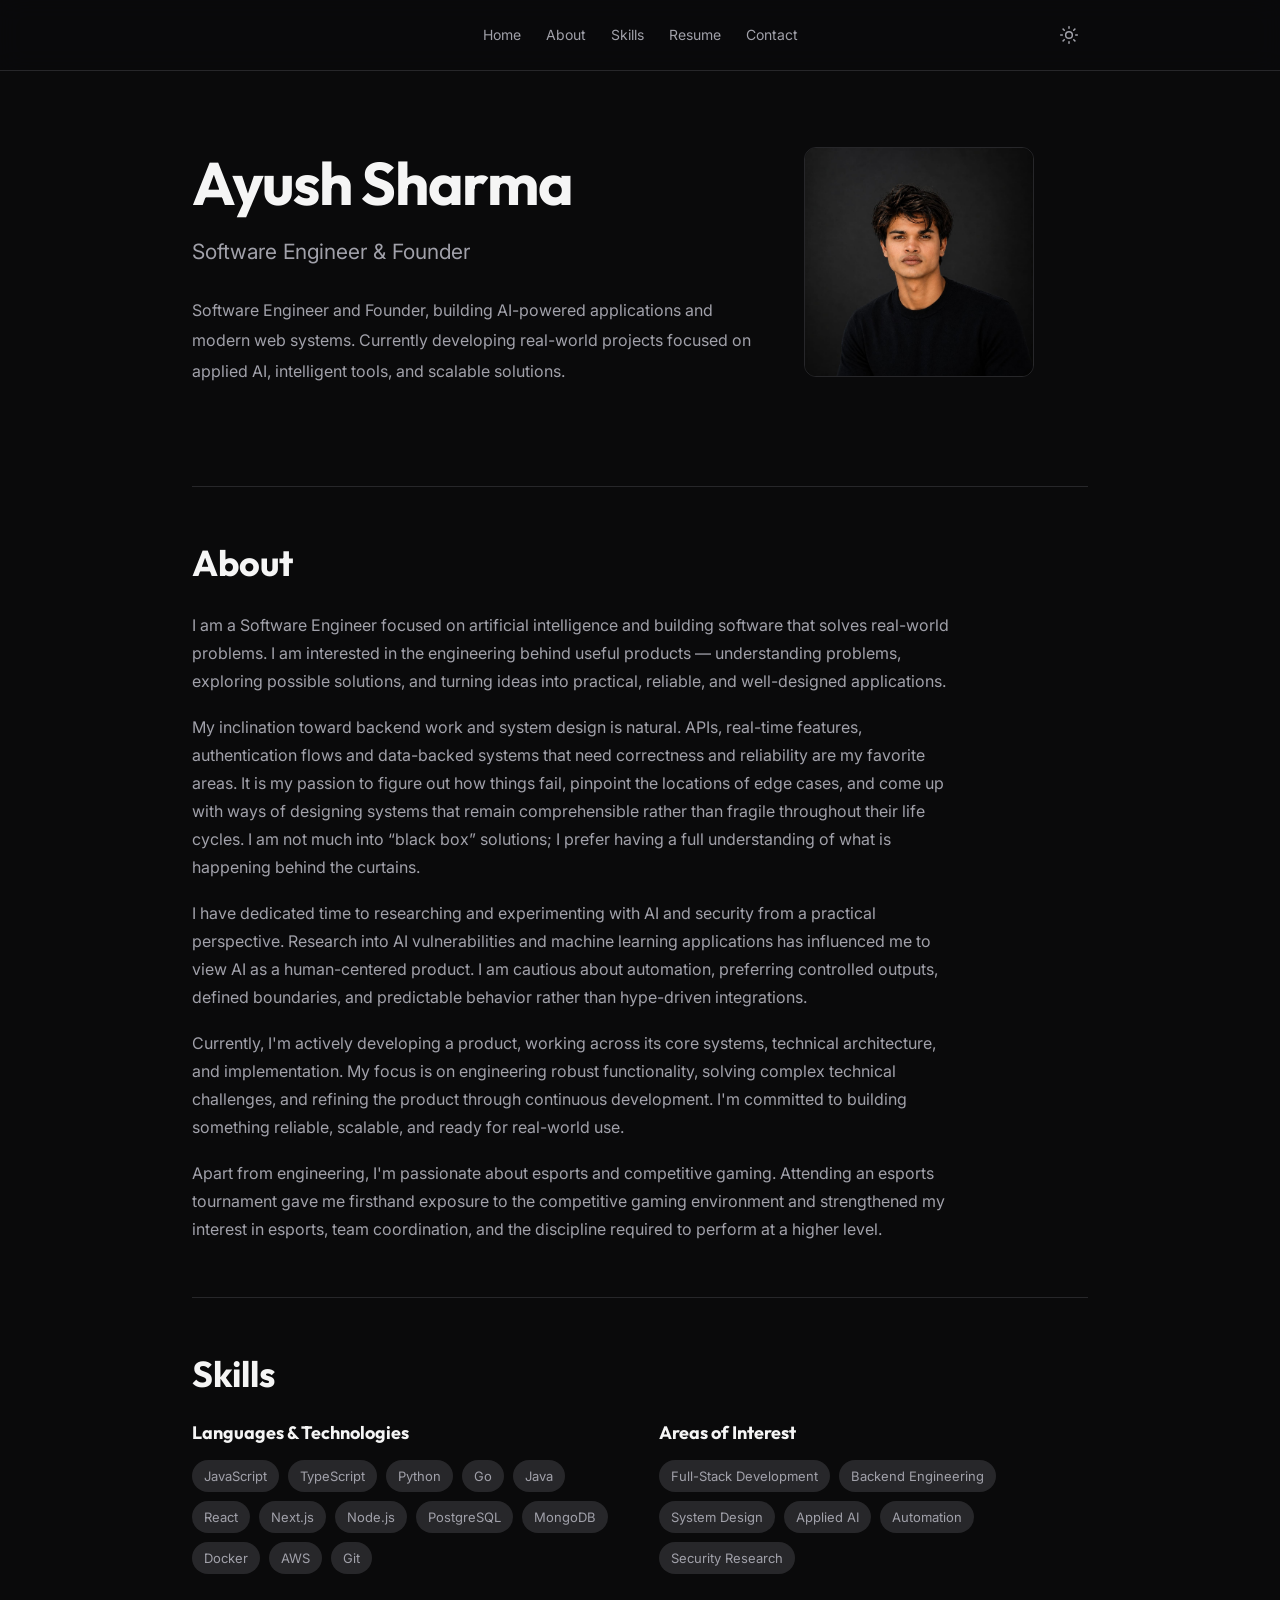
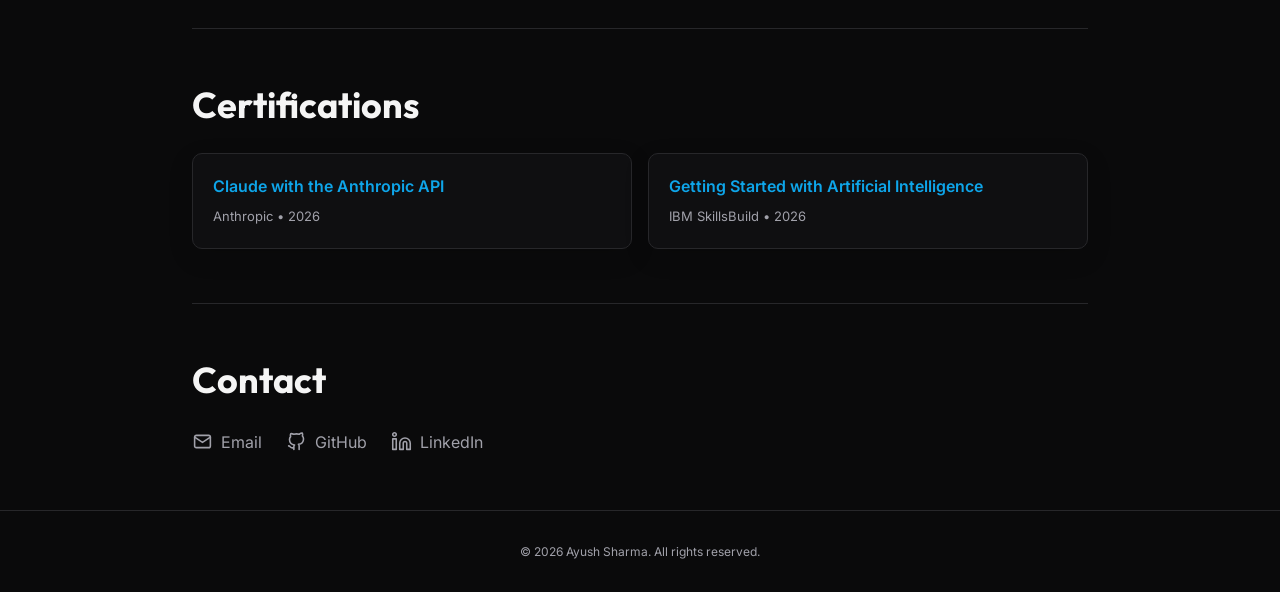
<file: index.html>
<!DOCTYPE html>
<html lang="en" data-theme="dark">
<head>
  <meta charset="UTF-8">
  <meta name="viewport" content="width=device-width, initial-scale=1">
  <title>Ayush Sharma — Software Engineer &amp; Founder</title>
  <meta name="description" content="Ayush Sharma is a software engineer focused on AI, full-stack development, backend systems, and building practical software products.">
  <meta name="author" content="Ayush Sharma">
  <meta name="robots" content="index, follow">
  <link rel="canonical" href="https://ayushsharma.onrender.com">
  <meta property="og:title" content="Ayush Sharma — Software Engineer &amp; Founder">
  <meta property="og:description" content="Software engineer focused on AI, full-stack development, backend systems, and practical software products.">
  <meta property="og:url" content="https://ayushsharma.onrender.com">
  <meta property="og:type" content="website">
  <meta name="twitter:card" content="summary_large_image">
  <link rel="icon" href="./ayush.jpeg">
  <link rel="preconnect" href="https://fonts.googleapis.com">
  <link rel="preconnect" href="https://fonts.gstatic.com" crossorigin>
  <link href="https://fonts.googleapis.com/css2?family=Inter:wght@400;500;600;700&family=Outfit:wght@600;700&display=swap" rel="stylesheet">

  <style>
    :root {
      color-scheme: dark;
      --bg: #0a0a0b;
      --surface: #0f0f11;
      --text: #f5f5f5;
      --muted: #a1a1aa;
      --line: #27272a;
      --pill: #27272a;
      --accent: #0ea5e9;
      --nav-bg: rgba(10, 10, 12, 0.82);
      --shadow: rgba(0, 0, 0, 0.15);
    }

    :root[data-theme="light"] {
      color-scheme: light;
      --bg: #ffffff;
      --surface: #ffffff;
      --text: #111113;
      --muted: #62626b;
      --line: #e4e4e7;
      --pill: #f0f0f2;
      --accent: #087fb5;
      --nav-bg: rgba(255, 255, 255, 0.86);
      --shadow: rgba(0, 0, 0, 0.04);
    }

    * {
      box-sizing: border-box;
    }

    html {
      scroll-behavior: smooth;
      scroll-padding-top: 92px;
    }

    body {
      margin: 0;
      background: var(--bg);
      color: var(--text);
      font-family: Inter, system-ui, sans-serif;
      font-size: 16px;
      line-height: 1.75;
      transition: background-color 0.3s ease, color 0.3s ease;
    }

    a {
      color: var(--accent);
      text-decoration: none;
    }

    a:hover {
      opacity: 0.82;
    }

    button {
      font: inherit;
    }

    button:focus-visible,
    a:focus-visible {
      outline: 2px solid var(--accent);
      outline-offset: 4px;
    }

    .site-shell {
      min-height: 100vh;
      display: flex;
      flex-direction: column;
    }

    .container {
      width: min(100% - 48px, 896px);
      margin-inline: auto;
    }

    .navbar {
      position: sticky;
      top: 0;
      z-index: 50;
      background: var(--nav-bg);
      backdrop-filter: blur(12px);
      -webkit-backdrop-filter: blur(12px);
      border-bottom: 1px solid var(--line);
      transition: background-color 0.3s ease, border-color 0.3s ease;
    }

    .nav-inner {
  position: relative;
  width: min(100% - 48px, 896px);
  min-height: 70px;
  margin-inline: auto;
  display: flex;
  align-items: center;
  justify-content: space-between;
  gap: 24px;
}
    .brand {
      color: var(--text);
      font-family: Outfit, Inter, sans-serif;
      font-size: 20px;
      font-weight: 700;
      white-space: nowrap;
    }

     .nav-actions {
  display: flex;
  align-items: center;
  gap: 12px;
  margin-left: auto;
  position: relative;
  z-index: 2;
}

    .nav-links {
  position: absolute;
  left: 50%;
  transform: translateX(-50%);
  display: flex;
  align-items: center;
  gap: 25px;
  white-space: nowrap;
}

    .nav-links a {
      color: var(--muted);
      font-size: 14px;
      transition: color 0.2s ease;
    }

    .nav-links a:hover {
      color: var(--text);
    }

    .icon-button {
      display: inline-flex;
      align-items: center;
      justify-content: center;
      width: 38px;
      height: 38px;
      padding: 8px;
      color: var(--muted);
      background: transparent;
      border: 0;
      border-radius: 8px;
      cursor: pointer;
      transition: color 0.2s ease, background 0.2s ease;
    }

    .icon-button:hover {
      color: var(--text);
      background: var(--pill);
    }

    .icon-button svg {
  display: block;
  width: 20px;
  height: 20px;
  fill: none;
  stroke: currentColor;
  stroke-width: 1.8;
  stroke-linecap: round;
  stroke-linejoin: round;
  flex-shrink: 0;
}

    .menu-toggle {
      display: none;
    }

    .mobile-nav {
      display: none;
    }

    main {
      flex: 1;
    }

    section {
      scroll-margin-top: 90px;
    }

    .hero {
      display: grid;
      grid-template-columns: minmax(0, 2fr) minmax(180px, 1fr);
      gap: 44px;
      align-items: start;
      padding: 76px 0 84px;
    }

    h1,
    h2,
    h3 {
      font-family: Outfit, Inter, sans-serif;
      line-height: 1.22;
    }

    h1 {
      margin: 0;
      font-size: clamp(40px, 6.5vw, 60px);
      letter-spacing: -1.3px;
      font-weight: 700;
    }

    .role {
      margin: 14px 0 24px;
      color: var(--muted);
      font-size: 21px;
    }

    .hero-copy {
      max-width: 620px;
      color: var(--muted);
      line-height: 1.9;
    }

    .hero-image img {
      display: block;
      width: 100%;
      max-width: 230px;
      aspect-ratio: 1;
      object-fit: cover;
      border-radius: 12px;
      border: 1px solid var(--line);
      background: var(--pill);
    }

    .section {
      padding: 54px 0;
      border-top: 1px solid var(--line);
      transition: border-color 0.3s ease;
    }

    .section-title {
      margin: 0 0 26px;
      font-size: clamp(28px, 4vw, 36px);
    }

    .section-content {
      max-width: 760px;
      color: var(--muted);
    }

    .section-content p {
      margin: 0 0 18px;
    }

    .section-content p:last-child {
      margin-bottom: 0;
    }

    .skills-grid {
      display: grid;
      grid-template-columns: 1fr 1fr;
      gap: 38px;
    }

    .skill-group h3 {
      margin: 0 0 16px;
      font-size: 18px;
    }

    .pills {
      display: flex;
      flex-wrap: wrap;
      gap: 9px;
    }

    .pills span {
      display: inline-block;
      padding: 5px 12px;
      border-radius: 999px;
      background: var(--pill);
      color: var(--muted);
      font-size: 13px;
      line-height: 1.7;
      transition: background-color 0.3s ease, color 0.3s ease;
    }

    .card-grid {
      display: grid;
      grid-template-columns: repeat(2, minmax(0, 1fr));
      gap: 16px;
    }

    .card {
      display: block;
      min-width: 0;
      padding: 20px;
      background: var(--surface);
      border: 1px solid var(--line);
      border-radius: 10px;
      box-shadow: 0 8px 24px var(--shadow);
      transition: border-color 0.2s ease, background-color 0.3s ease, transform 0.2s ease;
    }

    .card:hover {
      border-color: var(--accent);
      transform: translateY(-2px);
    }

    .card-title {
      display: block;
      color: var(--accent);
      font-weight: 600;
      line-height: 1.5;
    }

    .card-meta {
      display: block;
      margin-top: 7px;
      color: var(--muted);
      font-size: 13px;
    }

    .contact-links {
      display: flex;
      gap: 24px;
      align-items: center;
      flex-wrap: wrap;
    }

    .contact-links a {
      display: inline-flex;
      align-items: center;
      gap: 8px;
      color: var(--muted);
    }

    .contact-links a:hover {
      color: var(--accent);
    }

    .contact-links svg {
      width: 21px;
      height: 21px;
      fill: none;
      stroke: currentColor;
      stroke-width: 1.8;
      stroke-linecap: round;
      stroke-linejoin: round;
    }

    .footer {
      margin-top: auto;
      padding: 30px 24px;
      border-top: 1px solid var(--line);
      text-align: center;
    }

    .footer p {
      color: var(--muted);
      font-size: 12px;
      margin: 0;
    }

    @media (max-width: 760px) {
      .container,
      .nav-inner {
        width: min(100% - 36px, 896px);
      }

      .nav-inner {
        min-height: 64px;
      }

      .nav-links {
        display: none;
      }

      .menu-toggle {
        display: inline-flex;
      }

      .mobile-nav {
        display: none;
        padding: 8px 18px 18px;
        background: var(--nav-bg);
        border-top: 1px solid var(--line);
      }

      .mobile-nav.open {
        display: flex;
        flex-direction: column;
      }

      .mobile-nav a {
        padding: 10px 0;
        color: var(--muted);
      }

      .hero {
        grid-template-columns: 1fr;
        gap: 26px;
        padding: 48px 0 56px;
      }

      .hero-image {
        order: -1;
      }

      .hero-image img {
        max-width: 180px;
      }

      .section {
        padding: 42px 0;
      }

      .skills-grid {
        grid-template-columns: 1fr;
        gap: 30px;
      }

      .card-grid {
        grid-template-columns: 1fr;
      }
    }

    @media (prefers-reduced-motion: reduce) {
      *,
      *::before,
      *::after {
        scroll-behavior: auto !important;
        transition-duration: 0.01ms !important;
      }
    }
  </style>
</head>

<body>
  <div class="site-shell">

    <header class="navbar">
      <div class="nav-inner">

    

        <nav class="nav-links" aria-label="Main navigation">
          <a href="#home">Home</a>
          <a href="#about">About</a>
          <a href="#skills">Skills</a>
          <a href="./resume.html">Resume</a>
          <a href="#contact">Contact</a>
        </nav>

        <div class="nav-actions">
          <button
            id="themeToggle"
            class="icon-button"
            type="button"
            aria-label="Switch to light theme"
            title="Switch theme"
          >
            <svg viewBox="0 0 24 24" aria-hidden="true">
              <circle cx="12" cy="12" r="4"></circle>
              <path d="M12 2v2M12 20v2M4.93 4.93l1.41 1.41M17.66 17.66l1.41 1.41M2 12h2M20 12h2M6.34 17.66l-1.41 1.41M19.07 4.93l-1.41 1.41"></path>
            </svg>
          </button>

          <button
            id="menuToggle"
            class="icon-button menu-toggle"
            type="button"
            aria-label="Open menu"
            aria-expanded="false"
          >
            <svg viewBox="0 0 24 24" aria-hidden="true">
              <path d="M4 6h16M4 12h16M4 18h16"></path>
            </svg>
          </button>
        </div>

      </div>

      <nav id="mobileNav" class="mobile-nav" aria-label="Mobile navigation">
        <a href="#home">Home</a>
        <a href="#about">About</a>
        <a href="#skills">Skills</a>
        <a href="./resume.html">Resume</a>
        <a href="#contact">Contact</a>
      </nav>
    </header>

    <main class="container">

      <section id="home" class="hero">
        <div>
          <h1>Ayush Sharma</h1>

          <p class="role">Software Engineer &amp; Founder</p>

          <p class="hero-copy">
            Software Engineer and Founder, building AI-powered applications
            and modern web systems. Currently developing real-world projects
            focused on applied AI, intelligent tools, and scalable solutions.
          </p>
        </div>

        <div class="hero-image">
          <img
            src="./ayush.jpeg"
            alt="Ayush Sharma"
            width="230"
            height="230"
            fetchpriority="high"
          >
        </div>
      </section>

      <section id="about" class="section">
        <h2 class="section-title">About</h2>

        <div class="section-content">
          <p>
            I am a Software Engineer focused on artificial intelligence and
            building software that solves real-world problems. I am interested
            in the engineering behind useful products — understanding problems,
            exploring possible solutions, and turning ideas into practical,
            reliable, and well-designed applications.
          </p>

          <p>
            My inclination toward backend work and system design is natural.
            APIs, real-time features, authentication flows and data-backed
            systems that need correctness and reliability are my favorite
            areas. It is my passion to figure out how things fail, pinpoint
            the locations of edge cases, and come up with ways of designing
            systems that remain comprehensible rather than fragile throughout
            their life cycles. I am not much into “black box” solutions; I
            prefer having a full understanding of what is happening behind
            the curtains.
          </p>

          <p>
            I have dedicated time to researching and experimenting with AI and
            security from a practical perspective. Research into AI
            vulnerabilities and machine learning applications has influenced
            me to view AI as a human-centered product. I am cautious about
            automation, preferring controlled outputs, defined boundaries,
            and predictable behavior rather than hype-driven integrations.
          </p>

          <p>
            Currently, I'm actively developing a product, working across its
            core systems, technical architecture, and implementation. My focus
            is on engineering robust functionality, solving complex technical
            challenges, and refining the product through continuous
            development. I'm committed to building something reliable,
            scalable, and ready for real-world use.
          </p>

          <p>
            Apart from engineering, I'm passionate about esports and
            competitive gaming. Attending an esports tournament gave me
            firsthand exposure to the competitive gaming environment and
            strengthened my interest in esports, team coordination, and the
            discipline required to perform at a higher level.
          </p>
        </div>
      </section>

      <section id="skills" class="section">
        <h2 class="section-title">Skills</h2>

        <div class="skills-grid">

          <div class="skill-group">
            <h3>Languages &amp; Technologies</h3>

            <div class="pills">
              <span>JavaScript</span>
              <span>TypeScript</span>
              <span>Python</span>
              <span>Go</span>
              <span>Java</span>
              <span>React</span>
              <span>Next.js</span>
              <span>Node.js</span>
              <span>PostgreSQL</span>
              <span>MongoDB</span>
              <span>Docker</span>
              <span>AWS</span>
              <span>Git</span>
            </div>
          </div>

          <div class="skill-group">
            <h3>Areas of Interest</h3>

            <div class="pills">
              <span>Full-Stack Development</span>
              <span>Backend Engineering</span>
              <span>System Design</span>
              <span>Applied AI</span>
              <span>Automation</span>
              <span>Security Research</span>
            </div>
          </div>

        </div>
      </section>

      <section id="certifications" class="section">
        <h2 class="section-title">Certifications</h2>

        <div class="card-grid">

          <a
            class="card"
            href="https://verify.skilljar.com/c/qejtxto64dzr"
            target="_blank"
            rel="noopener noreferrer"
          >
            <span class="card-title">Claude with the Anthropic API</span>
            <span class="card-meta">Anthropic • 2026</span>
          </a>

          <a
            class="card"
            href="https://www.credly.com/badges/496c2dcd-6a9b-4b9a-bc76-558f5fb11370"
            target="_blank"
            rel="noopener noreferrer"
          >
            <span class="card-title">
              Getting Started with Artificial Intelligence
            </span>
            <span class="card-meta">IBM SkillsBuild • 2026</span>
          </a>

        </div>
      </section>

      <section id="contact" class="section">
        <h2 class="section-title">Contact</h2>

        <div class="contact-links">

          <a href="mailto:ayusharma.me@gmail.com" aria-label="Email">
            <svg viewBox="0 0 24 24" aria-hidden="true">
              <rect x="3" y="5" width="18" height="14" rx="2"></rect>
              <path d="m3 7 9 6 9-6"></path>
            </svg>
            Email
          </a>

          <a
            href="https://github.com/ayusharmax"
            target="_blank"
            rel="noopener noreferrer"
            aria-label="GitHub"
          >
            <svg viewBox="0 0 24 24" aria-hidden="true">
              <path d="M9 19c-4 1.5-4-2-6-2m12 4v-3.5a3 3 0 0 0-.8-2.3c2.8-.3 5.8-1.4 5.8-6.2a4.8 4.8 0 0 0-1.3-3.3 4.5 4.5 0 0 0-.1-3.3s-1.1-.3-3.5 1.3a12 12 0 0 0-6.2 0C6.5 2.8 5.4 3.1 5.4 3.1a4.5 4.5 0 0 0-.1 3.3A4.8 4.8 0 0 0 4 9.7c0 4.8 3 5.9 5.8 6.2a3 3 0 0 0-.8 2.3V21"></path>
            </svg>
            GitHub
          </a>

          <a
            href="https://linkedin.com/in/ayusharma13"
            target="_blank"
            rel="noopener noreferrer"
            aria-label="LinkedIn"
          >
            <svg viewBox="0 0 24 24" aria-hidden="true">
              <path d="M16 8a6 6 0 0 1 6 6v7h-4v-7a2 2 0 0 0-4 0v7h-4v-7a6 6 0 0 1 6-6z"></path>
              <rect x="2" y="9" width="4" height="12"></rect>
              <circle cx="4" cy="4" r="2"></circle>
            </svg>
            LinkedIn
          </a>

        </div>
      </section>

    </main>

    <footer class="footer">
      <p>© 2026 Ayush Sharma. All rights reserved.</p>
    </footer>

  </div>

  <script>
    (() => {
      const root = document.documentElement;
      const themeButton = document.getElementById("themeToggle");
      const menuButton = document.getElementById("menuToggle");
      const mobileNav = document.getElementById("mobileNav");

      const sunIcon = `
  <svg viewBox="0 0 24 24" aria-hidden="true">
    <circle cx="12" cy="12" r="4"></circle>
    <path d="M12 2v2"></path>
    <path d="M12 20v2"></path>
    <path d="m4.93 4.93 1.41 1.41"></path>
    <path d="m17.66 17.66 1.41 1.41"></path>
    <path d="M2 12h2"></path>
    <path d="M20 12h2"></path>
    <path d="m6.34 17.66-1.41 1.41"></path>
    <path d="m19.07 4.93-1.41 1.41"></path>
  </svg>
`;

const moonIcon = `
  <svg viewBox="0 0 24 24" aria-hidden="true">
    <path d="M20.985 12.486a9 9 0 1 1-9.473-9.472c.405-.022.617.463.402.807a6.5 6.5 0 0 0 8.268 8.268c.344-.215.829-.003.803.397Z"></path>
  </svg>
`;
      function setTheme(theme) {
        root.dataset.theme = theme;

        const isDark = theme === "dark";

        if (themeButton) {
          themeButton.innerHTML = isDark ? sunIcon : moonIcon;

          themeButton.setAttribute(
            "aria-label",
            isDark ? "Switch to light theme" : "Switch to dark theme"
          );

          themeButton.title = isDark
            ? "Switch to light theme"
            : "Switch to dark theme";
        }

        try {
          localStorage.setItem("theme", theme);
        } catch (error) {
          // Storage may be unavailable.
        }
      }

      let savedTheme = "dark";

      try {
        savedTheme = localStorage.getItem("theme") || "dark";
      } catch (error) {
        // Keep the default theme.
      }

      setTheme(savedTheme === "light" ? "light" : "dark");

      if (themeButton) {
        themeButton.addEventListener("click", () => {
          const nextTheme =
            root.dataset.theme === "dark" ? "light" : "dark";

          setTheme(nextTheme);
        });
      }

      if (menuButton && mobileNav) {
        menuButton.addEventListener("click", () => {
          const isOpen = mobileNav.classList.toggle("open");

          menuButton.setAttribute("aria-expanded", String(isOpen));

          menuButton.setAttribute(
            "aria-label",
            isOpen ? "Close menu" : "Open menu"
          );

          menuButton.innerHTML = isOpen
            ? `
              <svg viewBox="0 0 24 24" aria-hidden="true">
                <path d="M18 6 6 18M6 6l12 12"></path>
              </svg>
            `
            : `
              <svg viewBox="0 0 24 24" aria-hidden="true">
                <path d="M4 6h16M4 12h16M4 18h16"></path>
              </svg>
            `;
        });

        mobileNav.querySelectorAll("a").forEach(link => {
          link.addEventListener("click", () => {
            mobileNav.classList.remove("open");

            menuButton.setAttribute("aria-expanded", "false");
            menuButton.setAttribute("aria-label", "Open menu");

            menuButton.innerHTML = `
              <svg viewBox="0 0 24 24" aria-hidden="true">
                <path d="M4 6h16M4 12h16M4 18h16"></path>
              </svg>
            `;
          });
        });
      }

      // Scroll to the correct section when opening index.html#section.
      function scrollToHash() {
        if (!window.location.hash) {
          return;
        }

        const id = decodeURIComponent(
          window.location.hash.slice(1)
        );

        const target = document.getElementById(id);

        if (!target) {
          return;
        }

        if (
          window.matchMedia(
            "(prefers-reduced-motion: reduce)"
          ).matches
        ) {
          target.scrollIntoView();
        } else {
          target.scrollIntoView({
            behavior: "smooth",
            block: "start"
          });
        }
      }

      if (document.readyState === "complete") {
        requestAnimationFrame(scrollToHash);
      } else {
        window.addEventListener(
          "load",
          () => requestAnimationFrame(scrollToHash),
          { once: true }
        );
      }
    })();
  </script>
</body>
</html>
</file>
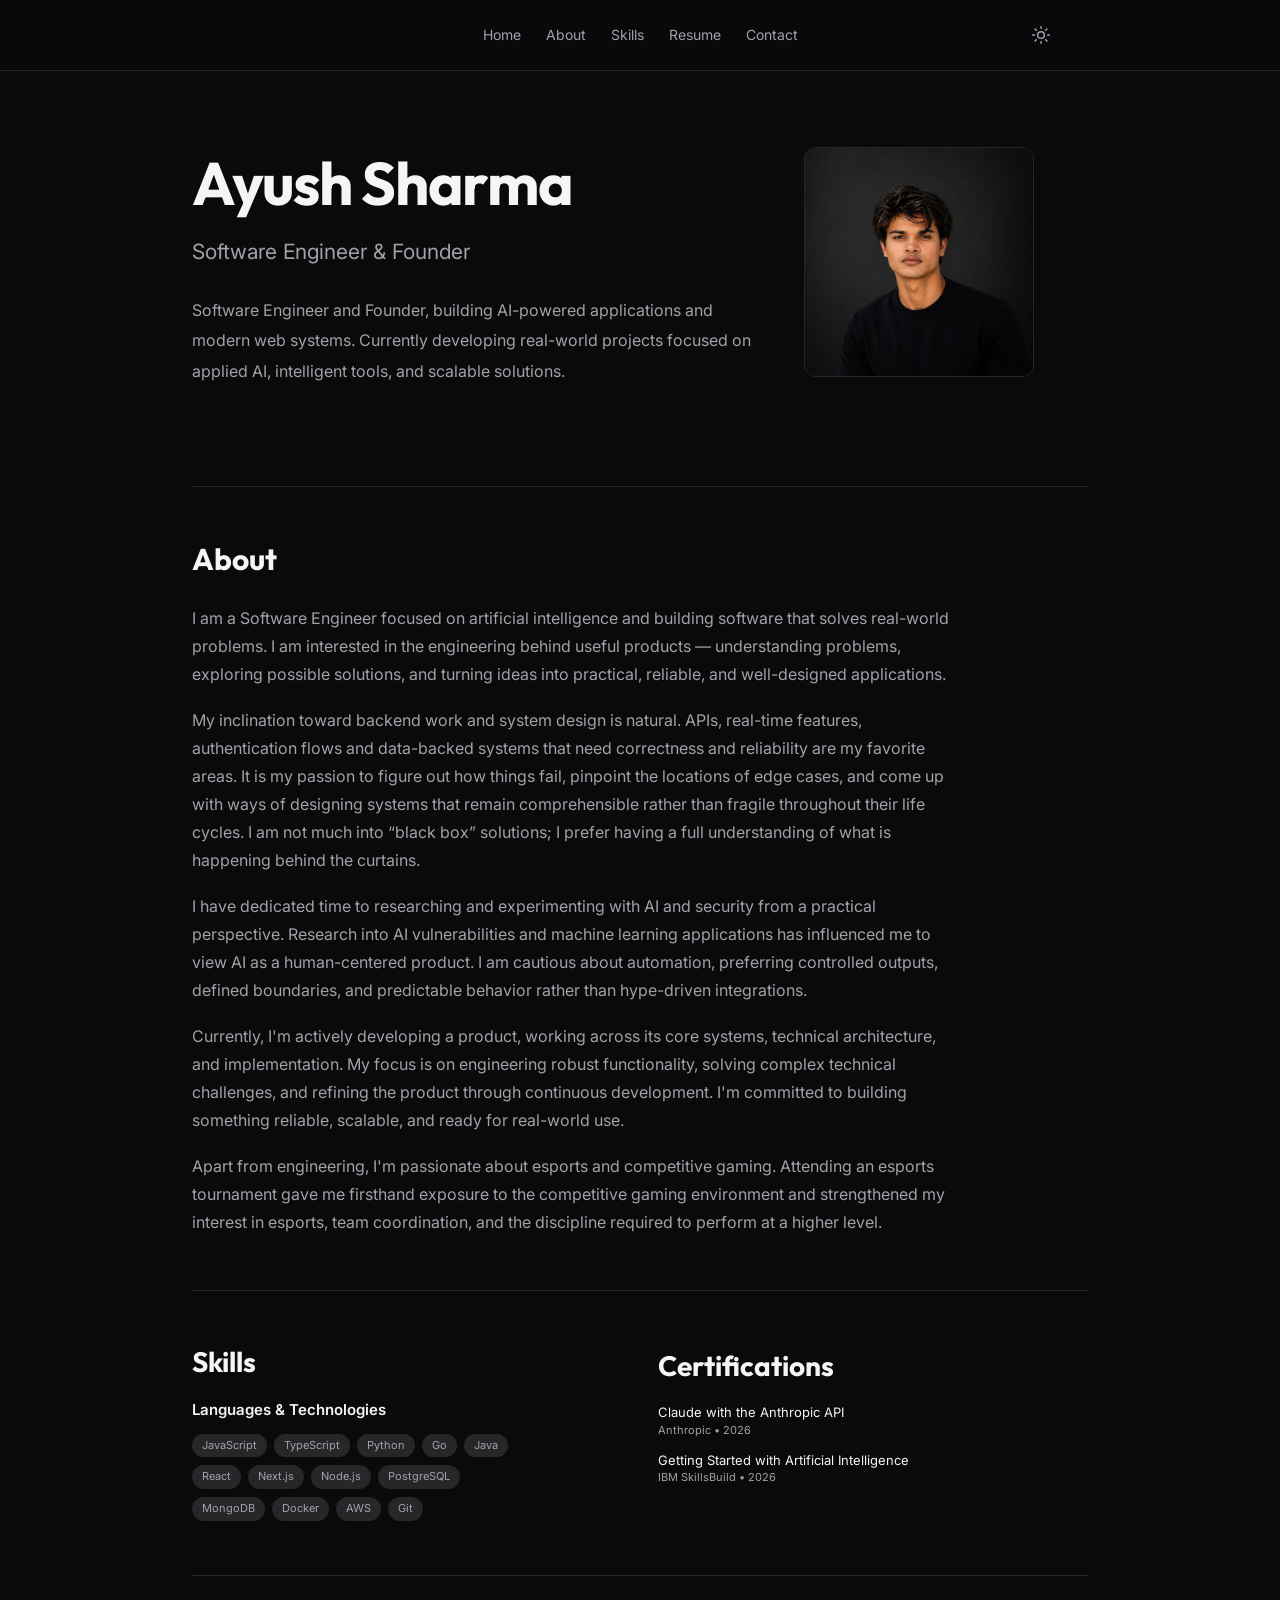
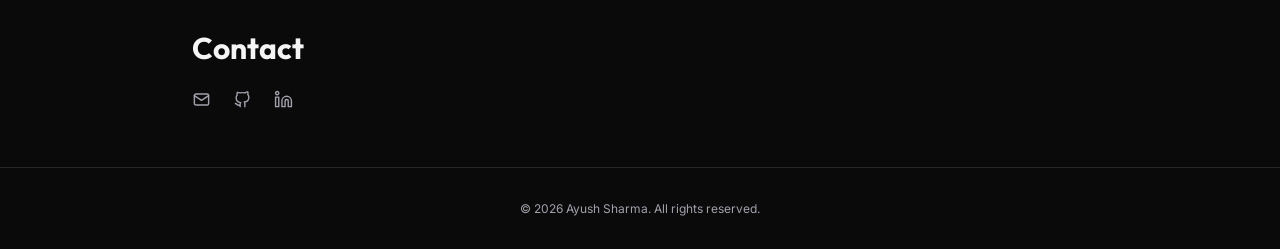
<file: static/index.html>
<!DOCTYPE html>
<html lang="en" data-theme="dark">
<head>
  <meta charset="UTF-8">
  <meta name="viewport" content="width=device-width, initial-scale=1">
  <meta name="google-site-verification" content="Hxu9A2tDLHQO7ShY0NNw7ZCrBSUEsT-PbIuFdAAj6Pg" />
  
  <title>Ayush Sharma - Software Engineer &amp; Founder | AI Researcher & Developer</title>

  <meta name="description" content="Ayush Sharma is a software engineer focused on AI, full-stack development, backend systems, and building practical software products.">
  <meta name="author" content="Ayush Sharma">
  <meta name="robots" content="index, follow">

  <link rel="canonical" href="https://ayushsharma.onrender.com">
  <link rel="icon" href="/static/ayush.jpeg">

  <meta property="og:title" content="Ayush Sharma — Software Engineer &amp; Founder">
  <meta property="og:description" content="Software engineer focused on AI, full-stack development, backend systems, and practical software products.">
  <meta property="og:url" content="https://ayushsharma.onrender.com">
  <meta property="og:type" content="website">
  <meta name="twitter:card" content="summary_large_image">

  <link rel="preconnect" href="https://fonts.googleapis.com">
  <link rel="preconnect" href="https://fonts.gstatic.com" crossorigin>
  <link href="https://fonts.googleapis.com/css2?family=Inter:wght@400;500;600;700&family=Outfit:wght@600;700&display=swap" rel="stylesheet">

  <style>
    :root {
      color-scheme: dark;
      --bg: #0a0a0b;
      --surface: #0f0f11;
      --text: #f5f5f5;
      --muted: #a1a1aa;
      --line: #27272a;
      --pill: #27272a;
      --accent: #0ea5e9;
      --nav-bg: rgba(10, 10, 12, 0.82);
    }

    :root[data-theme="light"] {
      color-scheme: light;
      --bg: #ffffff;
      --surface: #ffffff;
      --text: #111113;
      --muted: #62626b;
      --line: #e4e4e7;
      --pill: #f0f0f2;
      --accent: #087fb5;
      --nav-bg: rgba(255, 255, 255, 0.86);
    }

    * {
      box-sizing: border-box;
    }

    html {
      scroll-behavior: smooth;
      scroll-padding-top: 92px;
    }

    body {
      margin: 0;
      background: var(--bg);
      color: var(--text);
      font-family: Inter, system-ui, sans-serif;
      font-size: 16px;
      line-height: 1.75;
      transition: background-color 0.3s ease, color 0.3s ease;
    }

    a {
      color: var(--accent);
      text-decoration: none;
    }

    a:hover {
      opacity: 0.82;
    }

    button {
      font: inherit;
    }

    button:focus-visible,
    a:focus-visible {
      outline: 2px solid var(--accent);
      outline-offset: 4px;
    }

    .site-shell {
      min-height: 100vh;
      display: flex;
      flex-direction: column;
    }

    .container {
      width: min(100% - 48px, 896px);
      margin-inline: auto;
    }

    /* NAVIGATION */

    .navbar {
      position: sticky;
      top: 0;
      z-index: 50;
      background: var(--nav-bg);
      backdrop-filter: blur(12px);
      -webkit-backdrop-filter: blur(12px);
      border-bottom: 1px solid var(--line);
      transition: background-color 0.3s ease, border-color 0.3s ease;
    }

    .nav-inner {
      position: relative;
      width: min(100% - 48px, 896px);
      min-height: 70px;
      margin-inline: auto;
      display: flex;
      align-items: center;
      justify-content: space-between;
      gap: 24px;
    }

    .brand {
      color: var(--text);
      font-family: Outfit, Inter, sans-serif;
      font-size: 20px;
      font-weight: 700;
      white-space: nowrap;
    }

    .nav-actions {
      display: flex;
      align-items: center;
      gap: 12px;
      margin-left: auto;
      position: relative;
      z-index: 2;
    }

    .nav-links {
      position: absolute;
      left: 50%;
      transform: translateX(-50%);
      display: flex;
      align-items: center;
      gap: 25px;
      white-space: nowrap;
    }

    .nav-links a {
      color: var(--muted);
      font-size: 14px;
      transition: color 0.2s ease;
    }

    .nav-links a:hover {
      color: var(--text);
      opacity: 1;
    }

    .icon-button {
      display: inline-flex;
      align-items: center;
      justify-content: center;
      width: 38px;
      height: 38px;
      padding: 8px;
      color: var(--muted);
      background: transparent;
      border: 0;
      border-radius: 8px;
      cursor: pointer;
      transition: color 0.2s ease, background-color 0.2s ease;
    }

    .icon-button:hover {
      color: var(--text);
      background: var(--pill);
    }





    .icon-button svg {
      display: block;
      width: 20px;
      height: 20px;
      fill: none;
      stroke: currentColor;
      stroke-width: 1.8;
      stroke-linecap: round;
      stroke-linejoin: round;
      flex-shrink: 0;
    }

    .menu-toggle,
    .mobile-nav {
      display: none;
    }

    main {
      flex: 1;
    }

    section {
      scroll-margin-top: 90px;
    }

    /* HOME */

    .hero {
      display: grid;
      grid-template-columns: minmax(0, 2fr) minmax(180px, 1fr);
      gap: 44px;
      align-items: start;
      padding: 76px 0 84px;
    }

    h1,
    h2,
    h3 {
      font-family: Outfit, Inter, sans-serif;
      line-height: 1.22;
    }

    h1 {
      margin: 0;
      font-size: clamp(40px, 6.5vw, 60px);
      letter-spacing: -1.3px;
      font-weight: 700;
    }

    .role {
      margin: 14px 0 24px;
      color: var(--muted);
      font-size: 21px;
    }

    .hero-copy {
      max-width: 620px;
      color: var(--muted);
      line-height: 1.9;
    }

    .hero-image img {
      display: block;
      width: 100%;
      max-width: 230px;
      aspect-ratio: 1;
      object-fit: cover;
      border-radius: 12px;
      border: 1px solid var(--line);
      background: var(--pill);
    }

    /* GENERAL SECTIONS */

    .section {
      padding: 54px 0;
      border-top: 1px solid var(--line);
      transition: border-color 0.3s ease;
    }

    .section-title {
      margin: 0 0 26px;
      font-size: 30px;
      font-weight: 700;
    }

    .section-content {
      max-width: 760px;
      color: var(--muted);
    }

    .section-content p {
      margin: 0 0 18px;
    }

    .section-content p:last-child {
      margin-bottom: 0;
    }

    /* SKILLS AND CERTIFICATIONS */

    .skills-cert-grid {
      display: grid;
      grid-template-columns: minmax(0, 1fr) minmax(0, 1fr);
      gap: 36px;
      align-items: start;
    }

    .skills-column > .section-title,
    .certifications-column > .section-title {
      margin: 0 0 20px;
      font-size: 28px;
      line-height: 1.22;
      font-weight: 700;
    }

    /* LANGUAGES AND TECHNOLOGIES */

    .skills-column h4 {
      margin: 0 0 14px;
      font-family: Inter, system-ui, sans-serif;
      font-size: 15px;
      line-height: 1.4;
      font-weight: 600;
      color: var(--text);
    }

    .skill-groups {
      display: flex;
      flex-direction: column;
      gap: 8px;
    }

    .skill-group {
      margin: 0;
      padding: 0;
    }

    .skill-group h3 {
      display: none;
    }

    .pills {
      display: flex;
      flex-wrap: wrap;
      gap: 7px;
    }

    .pills span {
      display: inline-block;
      padding: 3px 10px;
      border-radius: 999px;
      background: var(--pill);
      color: var(--muted);
      font-size: 11px;
      line-height: 1.6;
      white-space: nowrap;
      transition: background-color 0.3s ease, color 0.3s ease;
    }

    /* CERTIFICATIONS: SLIGHTLY LOWER FOR BETTER ALIGNMENT */

    .certifications-column {
      padding-top: 4px;
    }

    .certification-list {
      display: flex;
      flex-direction: column;
      gap: 12px;
    }

    .certification-item {
      display: block;
      color: var(--text);
      font-size: 13px;
      line-height: 1.45;
      font-weight: 400;
      text-decoration: none;
      overflow-wrap: anywhere;
    }

    .certification-item:visited,
    .certification-item:hover,
    .certification-item:active {
      color: var(--text);
      opacity: 1;
      text-decoration: none;
    }

    .certification-meta {
      display: block;
      margin-top: 1px;
      color: var(--muted);
      font-size: 11px;
      line-height: 1.45;
      font-weight: 400;
    }

    /* CONTACT */

    .contact-section {
      padding-top: 54px;
      padding-bottom: 58px;
    }

    .contact-section .section-title {
      margin-bottom: 24px;
      font-size: 30px;
    }

    .contact-links {
      display: flex;
      gap: 22px;
      align-items: center;
      flex-wrap: wrap;
    }

    .contact-links a {
      display: inline-flex;
      align-items: center;
      justify-content: center;
      color: var(--muted);
      font-size: 0;
      line-height: 1;
    }

    .contact-links a:hover {
      color: var(--text);
      opacity: 1;
    }

    .contact-links svg {
      width: 19px;
      height: 19px;
      fill: none;
      stroke: currentColor;
      stroke-width: 1.8;
      stroke-linecap: round;
      stroke-linejoin: round;
    }

    /* FOOTER */

    .footer {
      margin-top: auto;
      padding: 30px 24px;
      border-top: 1px solid var(--line);
      text-align: center;
    }

    .footer p {
      color: var(--muted);
      font-size: 12px;
      margin: 0;
    }

    /* MOBILE */

    @media (max-width: 760px) {
      .container,
      .nav-inner {
        width: min(100% - 36px, 896px);
      }

      .nav-inner {
        min-height: 64px;
      }

      .nav-links {
        display: none;
      }

      .menu-toggle {
        display: inline-flex;
      }

      .mobile-nav {
        display: none;
        padding: 8px 18px 18px;
        background: var(--nav-bg);
        border-top: 1px solid var(--line);
      }

      .mobile-nav.open {
        display: flex;
        flex-direction: column;
      }

      .mobile-nav a {
        padding: 10px 0;
        color: var(--muted);
        font-size: 14px;
      }

      .hero {
        grid-template-columns: 1fr;
        gap: 26px;
        padding: 48px 0 56px;
      }

      .hero-image {
        order: -1;
      }

      .hero-image img {
        max-width: 180px;
      }

      .section {
        padding: 42px 0;
      }

      .skills-cert-grid {
        grid-template-columns: 1fr;
        gap: 34px;
      }

      .skills-column > .section-title,
      .certifications-column > .section-title {
        margin-bottom: 20px;
        font-size: 28px;
      }

      .certifications-column {
        padding-top: 0;
      }

      .skills-column h4 {
        margin-bottom: 14px;
      }

      .skill-groups {
        gap: 8px;
      }

      .contact-section {
        padding-top: 42px;
        padding-bottom: 48px;
      }
    }

    @media (prefers-reduced-motion: reduce) {
      *,
      *::before,
      *::after {
        scroll-behavior: auto !important;
        transition-duration: 0.01ms !important;
      }
    }

    
/* Move only the day/night toggle slightly left */
#themeToggle {
  position: relative;
  left: -28px;
}

  </style>
</head>

<body>
  <div class="site-shell">

    <!-- NAVIGATION -->

    <header class="navbar">
      <div class="nav-inner">

        

        <nav class="nav-links" aria-label="Main navigation">
          <a href="#home">Home</a>
          <a href="#about">About</a>
          <a href="#skills">Skills</a>
          <a href="resume.html">Resume</a>
          <a href="#contact">Contact</a>
        </nav>

        <div class="nav-actions">

          <button
            id="themeToggle"
            class="icon-button"
            type="button"
            aria-label="Switch to light theme"
            title="Switch theme"
          >
            <svg viewBox="0 0 24 24" aria-hidden="true">
              <circle cx="12" cy="12" r="4"></circle>
              <path d="M12 2v2M12 20v2M4.93 4.93l1.41 1.41M17.66 17.66l1.41 1.41M2 12h2M20 12h2M6.34 17.66l-1.41 1.41M19.07 4.93l-1.41 1.41"></path>
            </svg>
          </button>

          <button
            id="menuToggle"
            class="icon-button menu-toggle"
            type="button"
            aria-label="Open menu"
            aria-expanded="false"
          >
            <svg viewBox="0 0 24 24" aria-hidden="true">
              <path d="M4 6h16M4 12h16M4 18h16"></path>
            </svg>
          </button>

        </div>
      </div>

      <nav id="mobileNav" class="mobile-nav" aria-label="Mobile navigation">
        <a href="#home">Home</a>
        <a href="#about">About</a>
        <a href="#skills">Skills</a>
        <a href="resume.html">Resume</a>
        <a href="#contact">Contact</a>
      </nav>
    </header>

    <main class="container">

      <!-- HOME -->

      <section id="home" class="hero">
        <div>
          <h1>Ayush Sharma</h1>

          <p class="role">Software Engineer &amp; Founder</p>

          <p class="hero-copy">
            Software Engineer and Founder, building AI-powered applications
            and modern web systems. Currently developing real-world projects
            focused on applied AI, intelligent tools, and scalable solutions.
          </p>
        </div>

        <div class="hero-image">
          <img
            src="/static/ayush.jpeg"
            alt="Ayush Sharma"
            width="230"
            height="230"
            fetchpriority="high"
          >
        </div>
      </section>

      <!-- ABOUT -->

      <section id="about" class="section">
        <h2 class="section-title">About</h2>

        <div class="section-content">

          <p>
            I am a Software Engineer focused on artificial intelligence and
            building software that solves real-world problems. I am interested
            in the engineering behind useful products — understanding problems,
            exploring possible solutions, and turning ideas into practical,
            reliable, and well-designed applications.
          </p>

          <p>
            My inclination toward backend work and system design is natural.
            APIs, real-time features, authentication flows and data-backed
            systems that need correctness and reliability are my favorite
            areas. It is my passion to figure out how things fail, pinpoint
            the locations of edge cases, and come up with ways of designing
            systems that remain comprehensible rather than fragile throughout
            their life cycles. I am not much into “black box” solutions; I
            prefer having a full understanding of what is happening behind
            the curtains.
          </p>

          <p>
            I have dedicated time to researching and experimenting with AI and
            security from a practical perspective. Research into AI
            vulnerabilities and machine learning applications has influenced
            me to view AI as a human-centered product. I am cautious about
            automation, preferring controlled outputs, defined boundaries,
            and predictable behavior rather than hype-driven integrations.
          </p>

          <p>
            Currently, I'm actively developing a product, working across its
            core systems, technical architecture, and implementation. My focus
            is on engineering robust functionality, solving complex technical
            challenges, and refining the product through continuous
            development. I'm committed to building something reliable,
            scalable, and ready for real-world use.
          </p>

          <p>
            Apart from engineering, I'm passionate about esports and
            competitive gaming. Attending an esports tournament gave me
            firsthand exposure to the competitive gaming environment and
            strengthened my interest in esports, team coordination, and the
            discipline required to perform at a higher level.
          </p>

        </div>
      </section>

      <!-- SKILLS AND CERTIFICATIONS -->

      <section id="skills" class="section">

        <div class="skills-cert-grid">

          <!-- SKILLS -->

          <div class="skills-column">
            <h2 class="section-title">Skills</h2>
            <h4>Languages &amp; Technologies</h4>

            <div class="skill-groups">

              <div class="skill-group">
                <div class="pills">
                  <span>JavaScript</span>
                  <span>TypeScript</span>
                  <span>Python</span>
                  <span>Go</span>
                  <span>Java</span>
                </div>
              </div>

              <div class="skill-group">
                <div class="pills">
                  <span>React</span>
                  <span>Next.js</span>
                  <span>Node.js</span>
                  <span>PostgreSQL</span>
                </div>
              </div>

              <div class="skill-group">
                <div class="pills">
                  <span>MongoDB</span>
                  <span>Docker</span>
                  <span>AWS</span>
                  <span>Git</span>
                </div>
              </div>

            </div>
          </div>

          <!-- CERTIFICATIONS -->

          <div class="certifications-column" id="certifications">
            <h2 class="section-title">Certifications</h2>

            <div class="certification-list">

              <a
                class="certification-item"
                href="https://verify.skilljar.com/c/qejtxto64dzr"
                target="_blank"
                rel="noopener noreferrer"
              >
                Claude with the Anthropic API
                <span class="certification-meta">
                  Anthropic • 2026
                </span>
              </a>

              <a
                class="certification-item"
                href="https://www.credly.com/badges/496c2dcd-6a9b-4b9a-bc76-558f5fb11370"
                target="_blank"
                rel="noopener noreferrer"
              >
                Getting Started with Artificial Intelligence
                <span class="certification-meta">
                  IBM SkillsBuild • 2026
                </span>
              </a>

            </div>
          </div>

        </div>
      </section>

      <!-- CONTACT -->

      <section id="contact" class="section contact-section">

        <h2 class="section-title">Contact</h2>

        <div class="contact-links">

          


<a
  href="https://mail.google.com/mail/?view=cm&to=ayusharma.me@gmail.com"
  target="_blank"
  rel="noopener noreferrer"
  title="Email"
  aria-label="Email"

>
  <svg viewBox="0 0 24 24" aria-hidden="true">
    <rect x="3" y="5" width="18" height="14" rx="2"></rect>
    <path d="m3 7 9 6 9-6"></path>
  </svg>
  Email
</a>


          <a
            href="https://github.com/ayusharmax"
            target="_blank"
            rel="noopener noreferrer"
            aria-label="GitHub"
            title="GitHub"
          >
            <svg viewBox="0 0 24 24" aria-hidden="true">
              <path d="M9 19c-4 1.5-4-2-6-2m12 4v-3.5a3 3 0 0 0-.8-2.3c2.8-.3 5.8-1.4 5.8-6.2a4.8 4.8 0 0 0-1.3-3.3 4.5 4.5 0 0 0-.1-3.3s-1.1-.3-3.5 1.3a12 12 0 0 0-6.2 0C6.5 2.8 5.4 3.1 5.4 3.1a4.5 4.5 0 0 0-.1 3.3A4.8 4.8 0 0 0 4 9.7c0 4.8 3 5.9 5.8 6.2a3 3 0 0 0-.8 2.3V21"></path>
            </svg>
            GitHub
          </a>

          <a
            href="https://linkedin.com/in/ayusharma13"
            target="_blank"
            rel="noopener noreferrer"
            aria-label="LinkedIn"
            title="LinkedIn"
          >
            <svg viewBox="0 0 24 24" aria-hidden="true">
              <path d="M16 8a6 6 0 0 1 6 6v7h-4v-7a2 2 0 0 0-4 0v7h-4v-7a6 6 0 0 1 6-6z"></path>
              <rect x="2" y="9" width="4" height="12"></rect>
              <circle cx="4" cy="4" r="2"></circle>
            </svg>
            LinkedIn
          </a>

        </div>
      </section>

    </main>

    <!-- FOOTER -->

    <footer class="footer">
      <p>© 2026 Ayush Sharma. All rights reserved.</p>
    </footer>

  </div>

  <!-- THEME AND MOBILE NAVIGATION -->

  <script>
    (() => {
      const root = document.documentElement;
      const themeButton = document.getElementById("themeToggle");
      const menuButton = document.getElementById("menuToggle");
      const mobileNav = document.getElementById("mobileNav");

      const sunIcon = `
        <svg viewBox="0 0 24 24" aria-hidden="true">
          <circle cx="12" cy="12" r="4"></circle>
          <path d="M12 2v2M12 20v2M4.93 4.93l1.41 1.41M17.66 17.66l1.41 1.41M2 12h2M20 12h2M6.34 17.66l-1.41 1.41M19.07 4.93l-1.41 1.41"></path>
        </svg>
      `;

      const moonIcon = `
        <svg viewBox="0 0 24 24" aria-hidden="true">
          <path d="M20.985 12.486a9 9 0 1 1-9.473-9.472c.405-.022.617.463.402.807a6.5 6.5 0 0 0 8.268 8.268c.344-.215.829-.003.803.397Z"></path>
        </svg>
      `;

      const menuIcon = `
        <svg viewBox="0 0 24 24" aria-hidden="true">
          <path d="M4 6h16M4 12h16M4 18h16"></path>
        </svg>
      `;

      const closeIcon = `
        <svg viewBox="0 0 24 24" aria-hidden="true">
          <path d="M18 6 6 18M6 6l12 12"></path>
        </svg>
      `;

      function setTheme(theme) {
        root.dataset.theme = theme;

        const isDark = theme === "dark";

        if (themeButton) {
          themeButton.innerHTML = isDark ? sunIcon : moonIcon;

          themeButton.setAttribute(
            "aria-label",
            isDark ? "Switch to light theme" : "Switch to dark theme"
          );

          themeButton.title = isDark
            ? "Switch to light theme"
            : "Switch to dark theme";
        }

        try {
          localStorage.setItem("theme", theme);
        } catch (error) {
          // Continue even if local storage is unavailable.
        }
      }

      let savedTheme = "dark";

      try {
        savedTheme = localStorage.getItem("theme") || "dark";
      } catch (error) {
        // Dark theme is the default.
      }

      setTheme(savedTheme === "light" ? "light" : "dark");

      if (themeButton) {
        themeButton.addEventListener("click", () => {
          const nextTheme =
            root.dataset.theme === "dark" ? "light" : "dark";

          setTheme(nextTheme);
        });
      }

      if (menuButton && mobileNav) {
        menuButton.addEventListener("click", () => {
          const isOpen = mobileNav.classList.toggle("open");

          menuButton.setAttribute("aria-expanded", String(isOpen));

          menuButton.setAttribute(
            "aria-label",
            isOpen ? "Close menu" : "Open menu"
          );

          menuButton.innerHTML = isOpen ? closeIcon : menuIcon;
        });

        mobileNav.querySelectorAll("a").forEach(link => {
          link.addEventListener("click", () => {
            mobileNav.classList.remove("open");

            menuButton.setAttribute("aria-expanded", "false");
            menuButton.setAttribute("aria-label", "Open menu");
            menuButton.innerHTML = menuIcon;
          });
        });
      }

      function scrollToHash() {
        if (!window.location.hash) {
          return;
        }

        const id = decodeURIComponent(
          window.location.hash.slice(1)
        );

        const target = document.getElementById(id);

        if (!target) {
          return;
        }

        target.scrollIntoView({
          behavior: window.matchMedia(
            "(prefers-reduced-motion: reduce)"
          ).matches ? "auto" : "smooth",
          block: "start"
        });
      }

      if (document.readyState === "complete") {
        requestAnimationFrame(scrollToHash);
      } else {
        window.addEventListener(
          "load",
          () => requestAnimationFrame(scrollToHash),
          { once: true }
        );
      }
    })();
  </script>

</body>
</html>
</file>
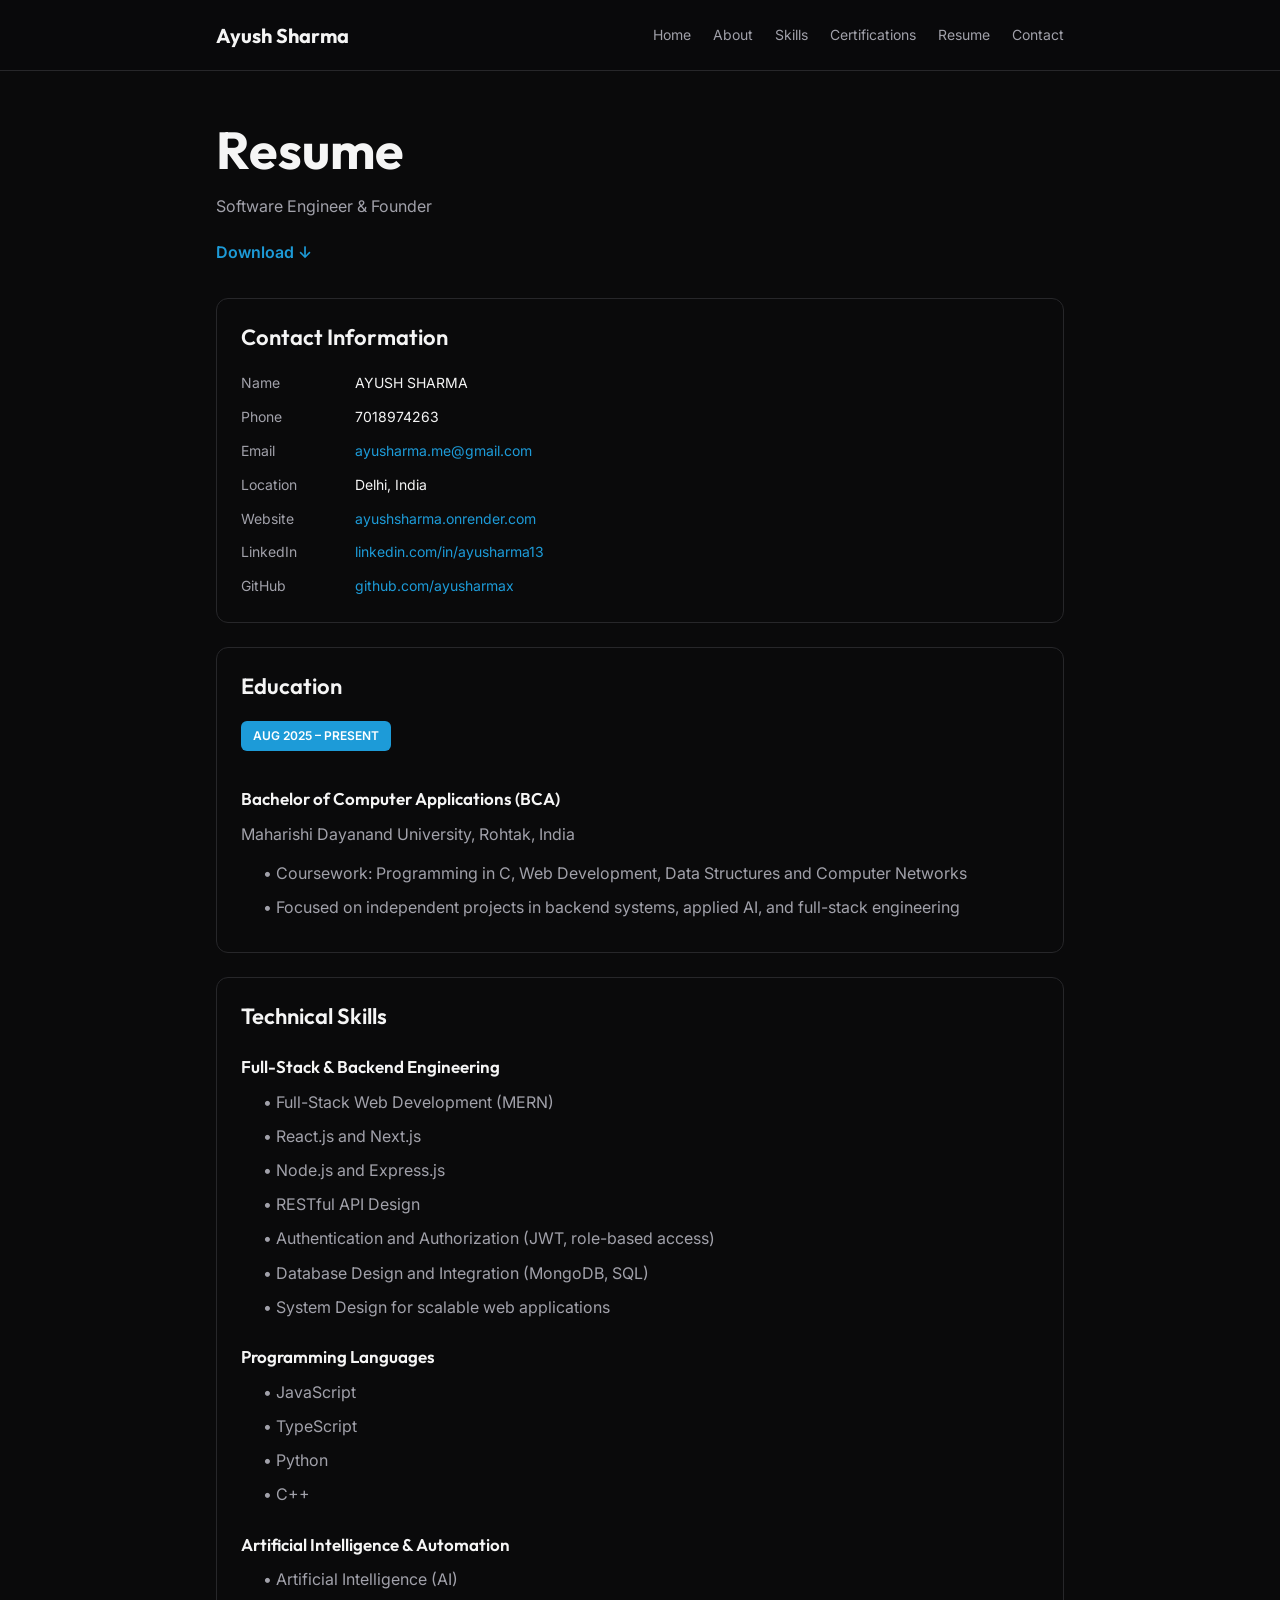
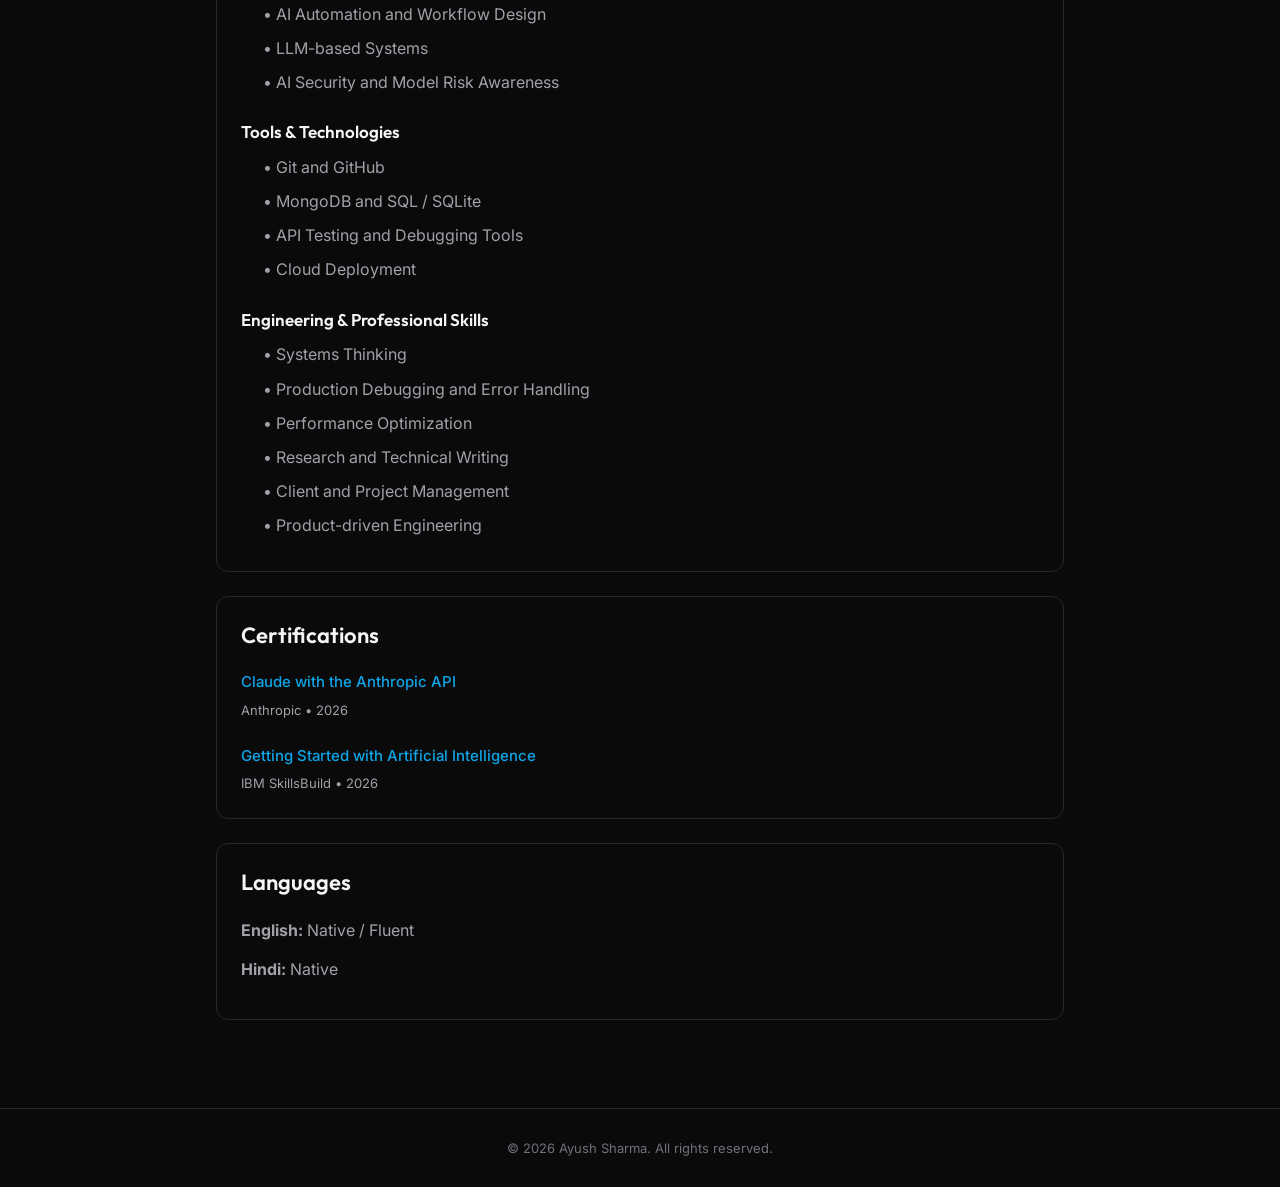
<file: resume.html>
<!DOCTYPE html>
<html lang="en">
<head>
  <meta charset="UTF-8">
  <meta name="viewport" content="width=device-width, initial-scale=1">
  <title> Software Engineer &amp; Founder | AI Research &amp; Development</title>

  <link rel="stylesheet" href="./style.css">
  <link rel="preconnect" href="https://fonts.googleapis.com">
  <link href="https://fonts.googleapis.com/css2?family=Inter:wght@400;500;600;700&family=Outfit:wght@600;700&display=swap" rel="stylesheet">

  <link rel="shortcut icon" href="/ayush.jpeg">
    <link rel="icon" href="/ayush.jpeg">
    <link rel="apple-touch-icon" href="/ayush.jpeg">

  <style>
    :root {
      --bg: #0a0a0b;
      --text: #f5f5f5;
      --muted: #a1a1aa;
      --line: #27272a;
      --accent: #1d9bd8;
      --card: #0a0a0b;
    }

    * {
      box-sizing: border-box;
    }

    body {
      margin: 0;
      background: var(--bg);
      color: var(--text);
      font-family: Inter, sans-serif;
      font-size: 16px;
      line-height: 1.7;
    }

    a {
      color: var(--accent);
      text-decoration: none;
    }

    .resume-navbar {
      position: sticky;
      top: 0;
      z-index: 10;
      background: rgba(10, 10, 12, 0.88);
      backdrop-filter: blur(12px);
      border-bottom: 1px solid var(--line);
    }

    .resume-nav-inner {
      max-width: 896px;
      min-height: 70px;
      margin: auto;
      padding: 14px 24px;
      display: flex;
      justify-content: space-between;
      align-items: center;
      gap: 20px;
    }

    .resume-logo {
      color: var(--text);
      font: 700 20px Outfit, sans-serif;
      white-space: nowrap;
    }

    .resume-nav-links {
      display: flex;
      flex-wrap: wrap;
      gap: 22px;
      justify-content: flex-end;
    }

    .resume-nav-links a {
      color: var(--muted);
      font-size: 14px;
    }

    .resume-nav-links a:hover {
      color: var(--text);
    }

    .resume-container {
      max-width: 896px;
      margin: auto;
      padding: 48px 24px 64px;
    }

    .resume-heading {
      margin-bottom: 32px;
    }

    .resume-heading h1 {
      font: 700 clamp(36px, 6vw, 52px)/1.2 Outfit, sans-serif;
      margin: 0 0 12px;
    }

    .resume-heading p {
      color: var(--muted);
      margin: 0 0 18px;
    }

    .resume-download {
      display: inline-block;
      font-weight: 600;
    }

    .resume-card {
      background: var(--card);
      border: 1px solid var(--line);
      border-radius: 12px;
      padding: 24px;
      margin-bottom: 24px;
      min-width: 0;
    }

    .resume-card h2 {
      font: 600 22px/1.3 Outfit, sans-serif;
      margin: 0 0 20px;
    }

    .resume-card h3 {
      color: var(--text);
      font: 600 17px/1.4 Outfit, sans-serif;
      margin: 24px 0 10px;
    }

    .resume-card p {
      color: var(--muted);
      margin: 0 0 12px;
      overflow-wrap: anywhere;
    }

    .resume-card ul {
      color: var(--muted);
      padding-left: 22px;
      margin: 8px 0 0;
    }

    .resume-card li {
      margin-bottom: 7px;
    }

    .resume-details {
      display: grid;
      grid-template-columns: 100px minmax(0, 1fr);
      gap: 10px 14px;
      font-size: 14px;
    }

    .resume-details span {
      color: var(--muted);
    }

    .resume-details strong {
      font-weight: 400;
      overflow-wrap: anywhere;
    }

    .resume-badge {
      display: inline-block;
      padding: 5px 12px;
      margin-bottom: 12px;
      border-radius: 6px;
      background: var(--accent);
      color: white;
      font-size: 12px;
      font-weight: 600;
    }

    .resume-footer {
      text-align: center;
      padding: 28px 20px;
      border-top: 1px solid var(--line);
      color: #71717a;
      font-size: 13px;
    }

    @media (max-width: 650px) {
      .resume-nav-inner {
        align-items: flex-start;
        flex-direction: column;
        padding: 14px 18px;
      }

      .resume-nav-links {
        justify-content: flex-start;
        gap: 10px 18px;
      }

      .resume-container {
        padding: 36px 18px 48px;
      }

      .resume-card {
        padding: 18px;
      }

      .resume-details {
        grid-template-columns: 80px minmax(0, 1fr);
        gap: 9px;
      }
    }


  </style>
</head>

<body>
  <header class="resume-navbar">
    <nav class="resume-nav-inner" aria-label="Main navigation">
      <a class="resume-logo" href="./index.html#home">Ayush Sharma</a>

      <div class="resume-nav-links">
        <a href="./index.html#home">Home</a>
        <a href="./index.html#about">About</a>
        <a href="./index.html#skills">Skills</a>
        <a href="./index.html#certifications">Certifications</a>
        <a href="./resumee.html" aria-current="page">Resume</a>
        <a href="./index.html#contact">Contact</a>
      </div>
    </nav>
  </header>

  <main class="resume-container">

    <section class="resume-heading">
      <h1>Resume</h1>
      <p>Software Engineer &amp; Founder</p>
      <a class="resume-download" href="./AYUSH RESUME.pdf" download>
        Download ↓
      </a>
    </section>

    <section class="resume-card">
      <h2>Contact Information</h2>

      <div class="resume-details">
        <span>Name</span>
        <strong>AYUSH SHARMA</strong>

        <span>Phone</span>
        <strong>7018974263</strong>

        <span>Email</span>
        <strong><a href="mailto:ayusharma.me@gmail.com">ayusharma.me@gmail.com</a></strong>

        <span>Location</span>
        <strong>Delhi, India</strong>

        <span>Website</span>
        <strong><a href="https://ayushsharma.onrender.com">ayushsharma.onrender.com</a></strong>

        <span>LinkedIn</span>
        <strong><a href="https://linkedin.com/in/ayusharma13">linkedin.com/in/ayusharma13</a></strong>

        <span>GitHub</span>
        <strong><a href="https://github.com/ayusharmax">github.com/ayusharmax</a></strong>
      </div>
    </section>

    <section class="resume-card">
      <h2>Education</h2>
      <span class="resume-badge">AUG 2025 – PRESENT  </span>
<h3>Bachelor of Computer Applications (BCA)</h3>
      
      <p>Maharishi Dayanand University, Rohtak, India</p>
      

      <ul>
        <li> • Coursework: Programming in C, Web Development, Data Structures and Computer Networks</li>
        <li> • Focused on independent projects in backend systems, applied AI, and full-stack engineering</li>
      </ul>
    </section>
            

<style>
  .certification-list {
    display: flex;
    flex-direction: column;
    gap: 22px;
  }

  .certification-link {
    display: block;
    color: #0ea5e9;
    text-decoration: none;
    transition: opacity 0.2s ease;
  }

  .certification-link:hover {
    opacity: 0.8;
  }

  .certification-title {
    display: block;
    color: #0ea5e9;
    font-size: 15px;
    font-weight: 500;
    margin-bottom: 4px;
  }

  .certification-meta {
    display: block;
    color: var(--muted);
    font-size: 13px;
  }
</style>

<!-- Technical Skills Card -->
<section class="resume-card">
  <h2>Technical Skills</h2>

  <h3>Full-Stack &amp; Backend Engineering</h3>
  <ul>
    <li> • Full-Stack Web Development (MERN)</li>
    <li> • React.js and Next.js</li>
    <li> • Node.js and Express.js</li>
    <li> • RESTful API Design</li>
    <li> • Authentication and Authorization (JWT, role-based access)</li>
    <li> • Database Design and Integration (MongoDB, SQL)</li>
    <li> • System Design for scalable web applications</li>
  </ul>

  <h3>Programming Languages</h3>
  <ul>
    <li> • JavaScript</li>
    <li> • TypeScript</li>
    <li> • Python</li>
    <li> • C++</li>
  </ul>

  <h3>Artificial Intelligence &amp; Automation</h3>
  <ul>
    <li> • Artificial Intelligence (AI)</li>
    <li> • AI Automation and Workflow Design</li>
    <li> • LLM-based Systems</li>
    <li> • AI Security and Model Risk Awareness</li>
  </ul>

  <h3>Tools &amp; Technologies</h3>
  <ul>
    <li> • Git and GitHub</li>
    <li> • MongoDB and SQL / SQLite</li>
    <li> • API Testing and Debugging Tools</li>
    <li> • Cloud Deployment</li>
  </ul>

  <h3>Engineering &amp; Professional Skills</h3>
  <ul>
    <li> • Systems Thinking</li>
    <li> • Production Debugging and Error Handling</li>
    <li> • Performance Optimization</li>
    <li> • Research and Technical Writing</li>
    <li> • Client and Project Management</li>
    <li> • Product-driven Engineering</li>
  </ul>
</section>

<!-- Separate Certifications Card -->
<section class="resume-card" id="certifications">
  <h2>Certifications</h2>

  <div class="certification-list">
    <a
      class="certification-link"
      href="https://verify.skilljar.com/c/qejtxto64dzr"
      target="_blank"
      rel="noopener noreferrer"
    >
      <span class="certification-title">
        Claude with the Anthropic API
      </span>
      <span class="certification-meta">
        Anthropic • 2026
      </span>
    </a>

    <a
      class="certification-link"
      href="https://www.credly.com/badges/496c2dcd-6a9b-4b9a-bc76-558f5fb11370"
      target="_blank"
      rel="noopener noreferrer"
    >
      <span class="certification-title">
        Getting Started with Artificial Intelligence
      </span>
      <span class="certification-meta">
        IBM SkillsBuild • 2026
      </span>
    </a>
  </div>
</section>


    <section class="resume-card">
      <h2>Languages</h2>
      <p><strong>English:</strong> Native / Fluent</p>
      <p><strong>Hindi:</strong> Native</p>
    </section>

    
  </main>

  <footer class="resume-footer">
    © 2026 Ayush Sharma. All rights reserved.
  </footer>
</body>
</html>
</file>
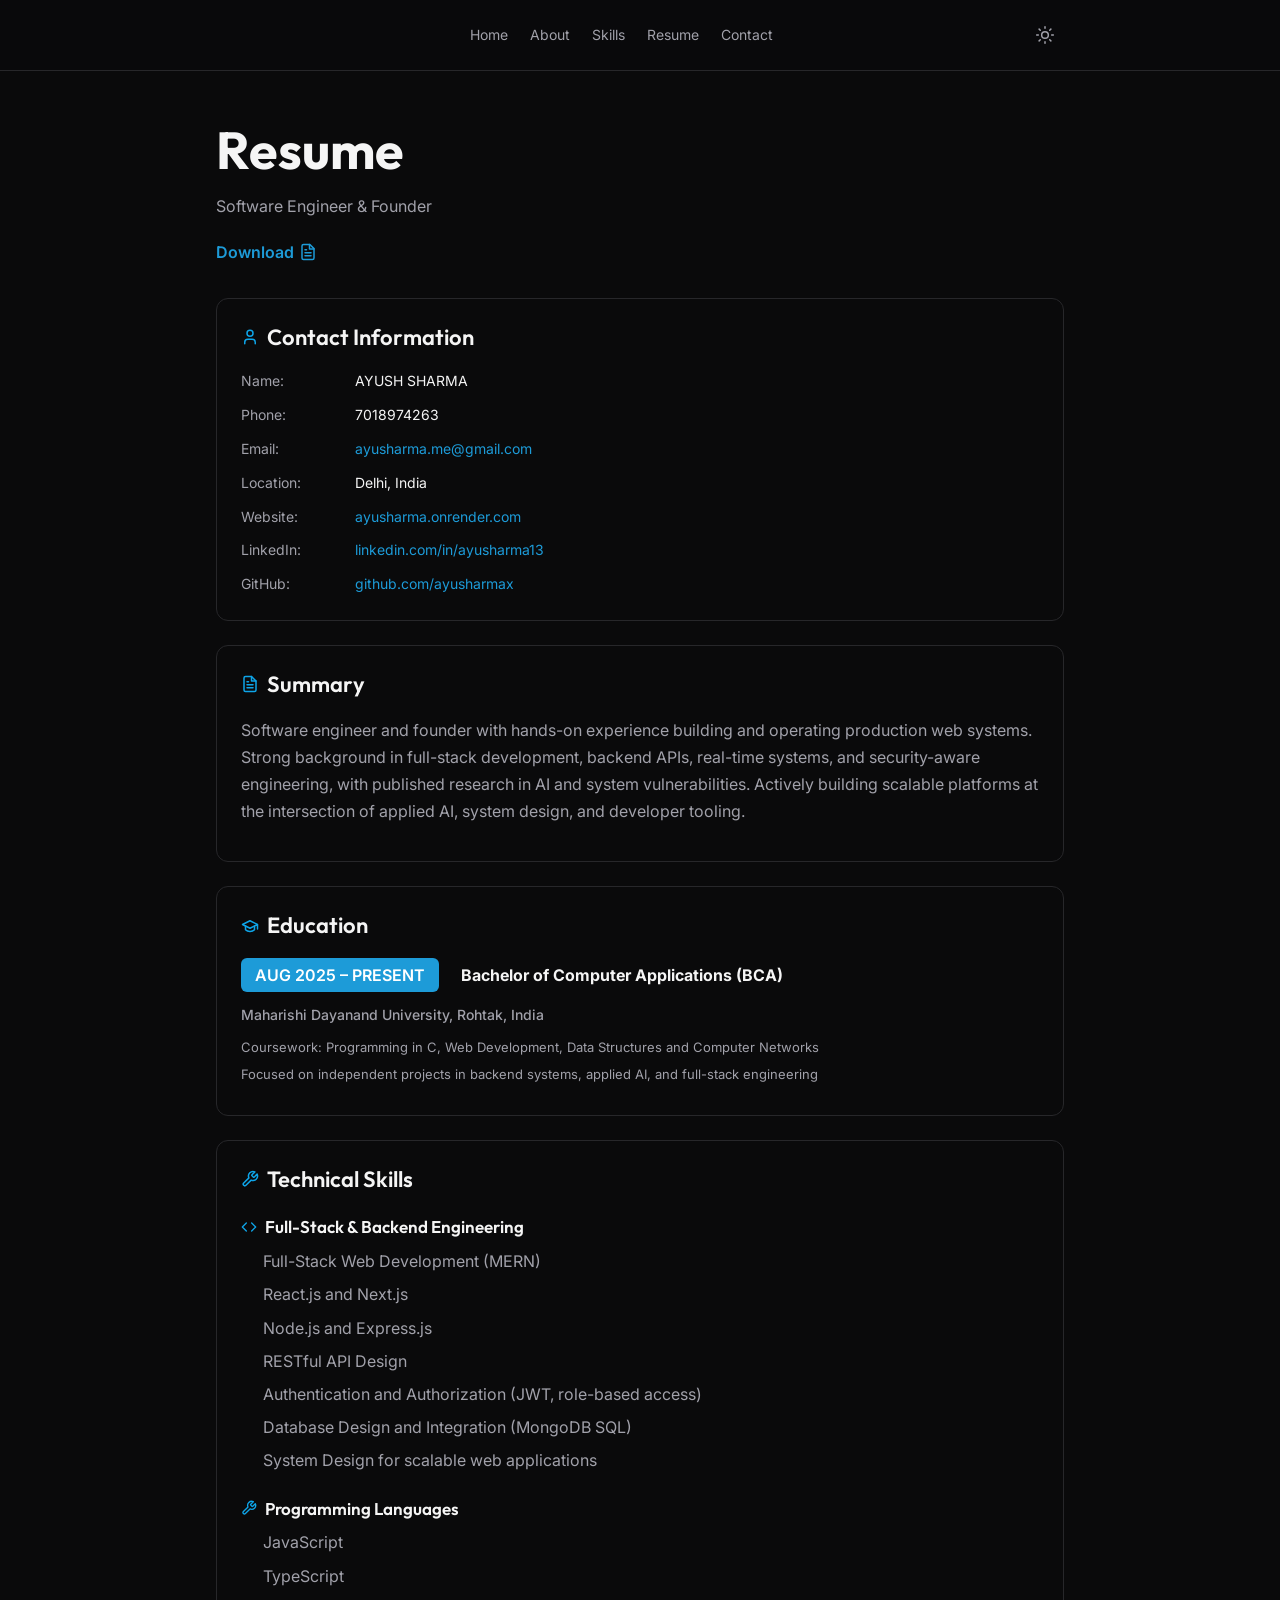
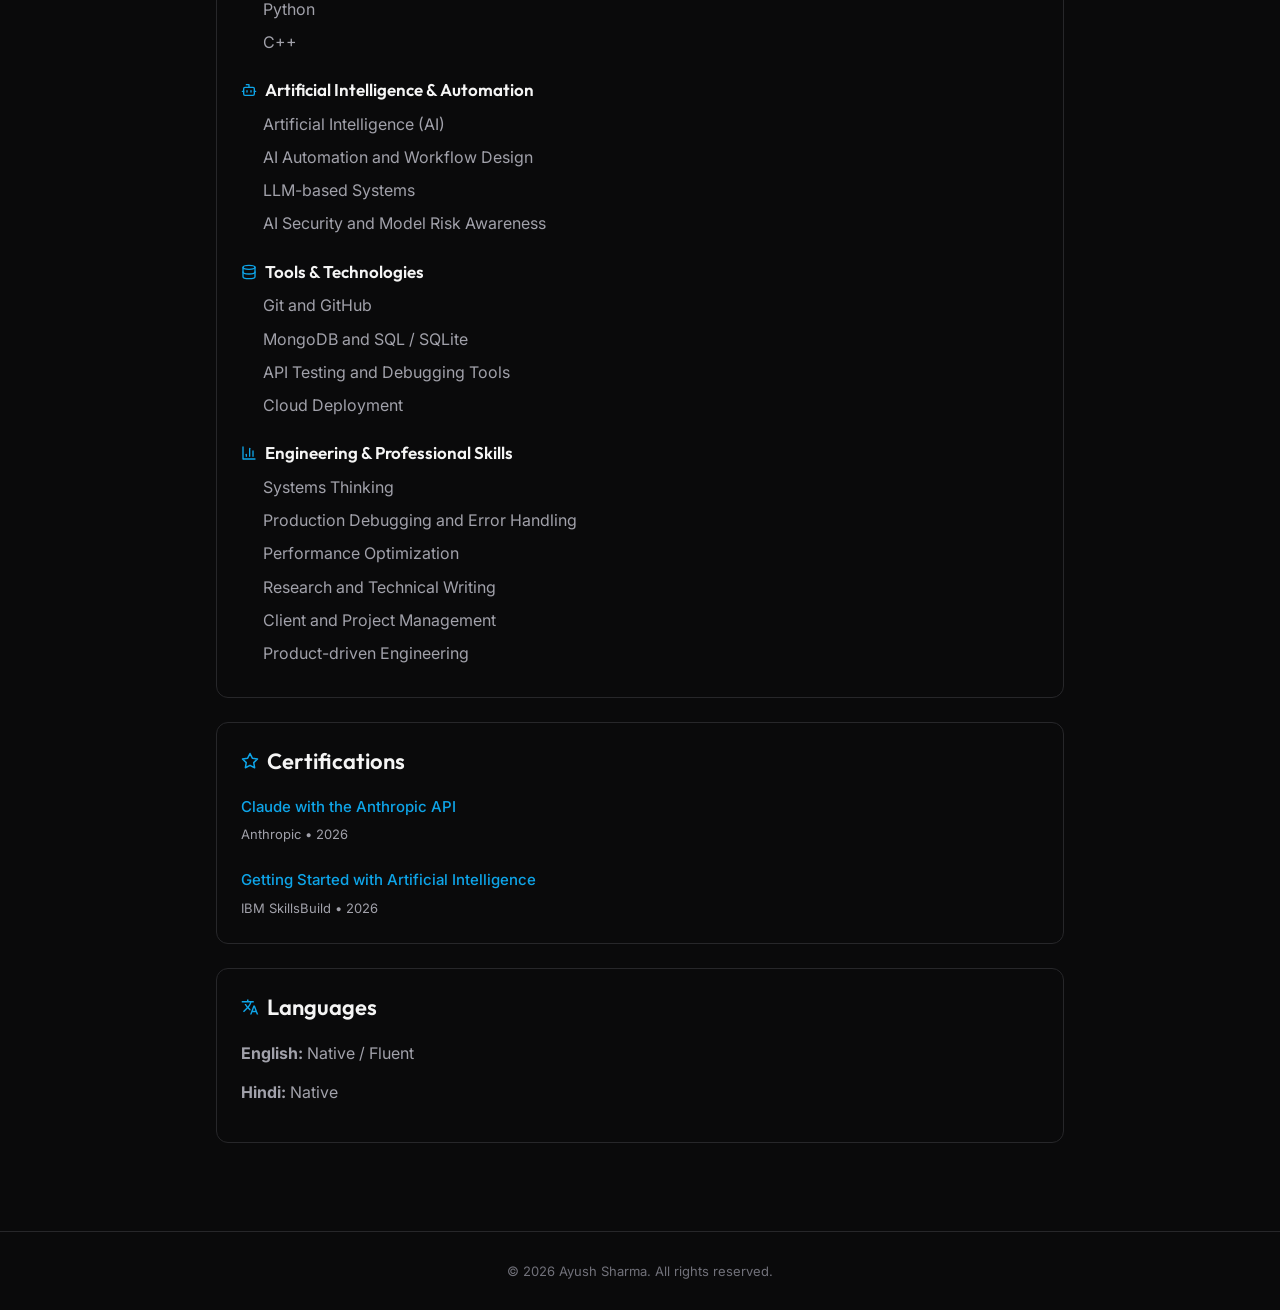
<file: static/resume.html>
<!DOCTYPE html>
<html lang="en">
<head>
  <meta charset="UTF-8">
  <meta name="viewport" content="width=device-width, initial-scale=1">
  <title>Ayush Sharma - Software Engineer &amp; Founder | AI Researcher & Developer</title>

  <link rel="stylesheet" href="/static/style.css">
  <link rel="preconnect" href="https://fonts.googleapis.com">
  <link href="https://fonts.googleapis.com/css2?family=Inter:wght@400;500;600;700&family=Outfit:wght@600;700&display=swap" rel="stylesheet">
   
  <link rel="canonical" href="https://ayushsharma.onrender.com">
  <link rel="icon" href="/static/ayush.jpeg">
  
  <style>
    :root {
      --bg: #0a0a0b;
      --text: #f5f5f5;
      --muted: #a1a1aa;
      --line: #27272a;
      --accent: #1d9bd8;
      --card: #0a0a0b;
    }

    * {
      box-sizing: border-box;
    }

    body {
      margin: 0;
      background: var(--bg);
      color: var(--text);
      font-family: Inter, sans-serif;
      font-size: 16px;
      line-height: 1.7;
      transition: background 0.2s ease, color 0.2s ease;
    }

    a {
      color: var(--accent);
      text-decoration: none;
    }

    .resume-navbar {
      position: sticky;
      top: 0;
      z-index: 10;
      background: rgba(10, 10, 12, 0.88);
      backdrop-filter: blur(12px);
      border-bottom: 1px solid var(--line);
    }

    .resume-nav-inner {
      max-width: 896px;
      min-height: 70px;
      margin: auto;
      padding: 14px 24px;
      display: flex;
      justify-content: space-between;
      align-items: center;
      gap: 20px;
    }

    .resume-logo {
      color: var(--text);
      font: 700 20px Outfit, sans-serif;
      white-space: nowrap;
    }

    .resume-nav-links {
      display: flex;
      flex: 1;
      flex-wrap: wrap;
      align-items: center;
      justify-content: center;
      gap: 22px;
    }

    .resume-nav-links a {
      color: var(--muted);
      font-size: 14px;
    }

    .resume-nav-links a:hover {
      color: var(--text);
    }

    .nav-actions {
      display: flex;
      align-items: center;
      flex-shrink: 0;
      margin-left: auto;
    }

    .icon-button {
      display: inline-flex;
      align-items: center;
      justify-content: center;
      width: 38px;
      height: 38px;
      padding: 8px;
      color: var(--muted);
      background: transparent;
      border: 0;
      border-radius: 8px;
      cursor: pointer;
      transition: color 0.2s ease, background 0.2s ease;
    }

    .icon-button:hover {
      color: var(--text);
    }

    .icon-button svg {
      display: block;
      width: 20px;
      height: 20px;
      fill: none;
      stroke: currentColor;
      stroke-width: 1.8;
      stroke-linecap: round;
      stroke-linejoin: round;
      flex-shrink: 0;
    }

    .resume-container {
      max-width: 896px;
      margin: auto;
      padding: 48px 24px 64px;
    }

    .resume-heading {
      margin-bottom: 32px;
    }

    .resume-heading h1 {
      font: 700 clamp(36px, 6vw, 52px)/1.2 Outfit, sans-serif;
      margin: 0 0 12px;
    }

    .resume-heading p {
      color: var(--muted);
      margin: 0 0 18px;
    }

    .resume-download {
      display: inline-flex;
      align-items: center;
      gap: 5px;
      font-weight: 600;
    }

    .resume-card {
      background: var(--card);
      border: 1px solid var(--line);
      border-radius: 12px;
      padding: 24px;
      margin-bottom: 24px;
      min-width: 0;
    }

    /* Consistent alignment for every heading icon */
    .resume-card h2,
    .resume-card h3 {
      display: flex;
      align-items: center;
      gap: 8px;
    }

    .resume-card h2 {
      font: 600 22px/1.3 Outfit, sans-serif;
      margin: 0 0 18px;
    }

    .resume-card h3 {
      color: var(--text);
      font: 600 17px/1.4 Outfit, sans-serif;
      margin: 22px 0 9px;
    }

    .resume-card h2 svg,
    .resume-card h3 svg,
    .resume-download svg {
      display: block;
      flex: 0 0 18px;
      width: 18px;
      height: 18px;
      position: relative;
      top: 0;
      vertical-align: middle;
    }

    .resume-card h3 svg {
      flex-basis: 16px;
      width: 16px;
      height: 16px;
    }

    .resume-card p {
      color: var(--muted);
      margin: 0 0 12px;
      overflow-wrap: anywhere;
    }

    .resume-card ul {
      color: var(--muted);
      padding-left: 22px;
      margin: 8px 0 0;
    }

    .resume-card li {
      margin-bottom: 6px;
    }

    .resume-details {
      display: grid;
      grid-template-columns: 100px minmax(0, 1fr);
      gap: 10px 14px;
      font-size: 14px;
    }

    .resume-details span {
      color: var(--muted);
    }

    .resume-details strong {
      font-weight: 400;
      overflow-wrap: anywhere;
    }

    .resume-badge {
      display: inline-block;
      padding: 5px 12px;
      margin-bottom: 12px;
      border-radius: 6px;
      background: var(--accent);
      color: white;
      font-size: 12px;
      font-weight: 600;
    }

    /* Education */
    .edu-top {
      display: flex;
      align-items: center;
      flex-wrap: wrap;
      gap: 14px 22px;
      margin: 0 0 12px;
    }

    .edu-badge {
      display: inline-block;
      padding: 6px 14px;
      border-radius: 6px;
      background: var(--accent);
      color: #ffffff;
      font-size: 16px;
      font-weight: 600;
      line-height: 1.4;
      white-space: nowrap;
    }

    .edu-degree {
      color: var(--text);
      font-size: 16px;
      font-weight: 700;
      line-height: 1.4;
    }

    .edu-uni {
      color: var(--muted);
      font-size: 14px;
      font-weight: 500;
      margin: 0 0 12px;
      line-height: 1.5;
    }

    .edu-line {
      color: var(--muted);
      font-size: 13px;
      line-height: 1.6;
      margin: 0 0 6px;
    }

    .certification-list {
      display: flex;
      flex-direction: column;
      gap: 22px;
    }

    .certification-link {
      display: block;
      color: #0ea5e9;
      text-decoration: none;
      transition: opacity 0.2s ease;
    }

    .certification-link:hover {
      opacity: 0.8;
    }

    .certification-title {
      display: block;
      color: #0ea5e9;
      font-size: 15px;
      font-weight: 500;
      margin-bottom: 4px;
    }

    .certification-meta {
      display: block;
      color: var(--muted);
      font-size: 13px;
    }

    .resume-footer {
      text-align: center;
      padding: 28px 20px;
      border-top: 1px solid var(--line);
      color: #71717a;
      font-size: 13px;
    }

    @media (max-width: 650px) {
      .resume-nav-inner {
        flex-direction: row;
        align-items: center;
        padding: 14px 18px;
        gap: 12px;
      }

      .resume-nav-links {
        justify-content: flex-start;
        gap: 10px 18px;
      }

      .nav-actions {
        margin-left: auto;
      }

      .resume-container {
        padding: 36px 18px 48px;
      }

      .resume-card {
        padding: 18px;
      }

      .resume-details {
        grid-template-columns: 80px minmax(0, 1fr);
        gap: 9px;
      }
    }

    @media (max-width: 420px) {
      .resume-nav-inner {
        gap: 8px;
        padding-left: 12px;
        padding-right: 12px;
      }

      .resume-nav-links {
        gap: 8px 12px;
      }

      .resume-nav-links a {
        font-size: 12px;
      }

      .icon-button {
        width: 34px;
        height: 34px;
      }
    }
  </style>
</head>

<body>
  <header class="resume-navbar">
    <nav class="resume-nav-inner" aria-label="Main navigation">
      <a class="resume-logo" href="/static/index.html#home"></a>

      <div class="resume-nav-links">
        <a href="./index.html#home">Home</a>
        <a href="./index.html#about">About</a>
        <a href="./index.html#skills">Skills</a>
        <a href="./resume.html" aria-current="page">Resume</a>
        <a href="./index.html#contact">Contact</a>
      </div>

      <div class="nav-actions">
        <button
          id="themeToggle"
          class="icon-button"
          type="button"
          aria-label="Switch to light theme"
          title="Switch theme"
        >
          <svg viewBox="0 0 24 24" aria-hidden="true">
            <circle cx="12" cy="12" r="4"></circle>
            <path d="M12 2v2M12 20v2M4.93 4.93l1.41 1.41M17.66 17.66l1.41 1.41M2 12h2M20 12h2M6.34 17.66l-1.41 1.41M19.07 4.93l-1.41 1.41"></path>
          </svg>
        </button>
      </div>
    </nav>
  </header>

  <main class="resume-container">
    <section class="resume-heading">
      <h1>Resume</h1>
      <p>Software Engineer &amp; Founder</p>
     <a class="resume-download" href="/static/AYUSH_RESUME.pdf" download="Ayush Sharma Resume.pdf">
        Download
        <svg xmlns="http://www.w3.org/2000/svg" width="16" height="16" viewBox="0 0 24 24" fill="none" stroke="currentColor" stroke-width="2" stroke-linecap="round" stroke-linejoin="round">
          <path d="M14.5 2H6a2 2 0 0 0-2 2v16a2 2 0 0 0 2 2h12a2 2 0 0 0 2-2V7.5L14.5 2z"></path>
          <polyline points="14 2 14 8 20 8"></polyline>
          <line x1="16" x2="8" y1="13" y2="13"></line>
          <line x1="16" x2="8" y1="17" y2="17"></line>
          <line x1="10" x2="8" y1="9" y2="9"></line>
        </svg>
      </a>
    </section>

    <section class="resume-card">
      <h2>
        <svg xmlns="http://www.w3.org/2000/svg" width="18" height="18" viewBox="0 0 24 24" fill="none" stroke="currentColor" stroke-width="2" stroke-linecap="round" stroke-linejoin="round" style="color:#0ea5e9">
          <path d="M19 21v-2a4 4 0 0 0-4-4H9a4 4 0 0 0-4 4v2"></path>
          <circle cx="12" cy="7" r="4"></circle>
        </svg>
        Contact Information
      </h2>

      <div class="resume-details">
        <span>Name:</span>
        <strong>AYUSH SHARMA</strong>

        <span>Phone:</span>
        <strong>7018974263</strong>

        <span>Email:</span>
        <strong><a href="mailto:ayusharma.me@gmail.com">ayusharma.me@gmail.com</a></strong>

        <span>Location:</span>
        <strong>Delhi, India</strong>

        <span>Website:</span>
        <strong><a href="https://ayusharma.onrender.com">ayusharma.onrender.com</a></strong>

        <span>LinkedIn:</span>
        <strong><a href="https://linkedin.com/in/ayusharma13">linkedin.com/in/ayusharma13</a></strong>

        <span>GitHub:</span>
        <strong><a href="https://github.com/ayusharmax">github.com/ayusharmax</a></strong>
      </div>
    </section>

    <section class="resume-card">
      <h2>
        <svg width="18" height="18" viewBox="0 0 24 24" fill="none" xmlns="http://www.w3.org/2000/svg">
          <path d="M14 2H6a2 2 0 0 0-2 2v16a2 2 0 0 0 2 2h12a2 2 0 0 0 2-2V8z" stroke="#0ea5e9" stroke-width="2" stroke-linecap="round" stroke-linejoin="round"></path>
          <polyline points="14,2 14,8 20,8" stroke="#0ea5e9" stroke-width="2" stroke-linecap="round" stroke-linejoin="round"></polyline>
          <line x1="16" y1="13" x2="8" y2="13" stroke="#0ea5e9" stroke-width="2" stroke-linecap="round" stroke-linejoin="round"></line>
          <line x1="16" y1="17" x2="8" y2="17" stroke="#0ea5e9" stroke-width="2" stroke-linecap="round" stroke-linejoin="round"></line>
          <polyline points="10,9 9,9 8,9" stroke="#0ea5e9" stroke-width="2" stroke-linecap="round" stroke-linejoin="round"></polyline>
        </svg>
        Summary
      </h2>
      <p>Software engineer and founder with hands-on experience building and operating production web systems. Strong background in full-stack development, backend APIs, real-time systems, and security-aware engineering, with published research in AI and system vulnerabilities. Actively building scalable platforms at the intersection of applied AI, system design, and developer tooling.</p>
    </section>

    <section class="resume-card">
      <h2>
        <svg xmlns="http://www.w3.org/2000/svg" width="18" height="18" viewBox="0 0 24 24" fill="none" stroke="currentColor" stroke-width="2" stroke-linecap="round" stroke-linejoin="round" style="color:#0ea5e9">
          <path d="M22 10v6M2 10l10-5 10 5-10 5z"></path>
          <path d="M6 12v5c3 3 9 3 12 0v-5"></path>
        </svg>
        Education
      </h2>

      <div class="edu-top">
        <span class="edu-badge">AUG 2025 – PRESENT</span>
        <span class="edu-degree">Bachelor of Computer Applications (BCA)</span>
      </div>

      <div class="edu-uni">Maharishi Dayanand University, Rohtak, India</div>
      <div class="edu-line">Coursework: Programming in C, Web Development, Data Structures and Computer Networks</div>
      <div class="edu-line">Focused on independent projects in backend systems, applied AI, and full-stack engineering</div>
    </section>

    <section class="resume-card">
      <h2>
        <svg xmlns="http://www.w3.org/2000/svg" width="18" height="18" viewBox="0 0 24 24" fill="none" stroke="currentColor" stroke-width="2" stroke-linecap="round" stroke-linejoin="round" style="color:#0ea5e9">
          <path d="M14.7 6.3a1 1 0 0 0 0 1.4l1.6 1.6a1 1 0 0 0 1.4 0l3.77-3.77a6 6 0 0 1-7.94 7.94l-6.91 6.91a2.12 2.12 0 0 1-3-3l6.91-6.91a6 6 0 0 1 7.94-7.94l-3.76 3.76z"></path>
        </svg>
        Technical Skills
      </h2>

      <h3>
        <svg xmlns="http://www.w3.org/2000/svg" width="16" height="16" viewBox="0 0 24 24" fill="none" stroke="currentColor" stroke-width="2" stroke-linecap="round" stroke-linejoin="round" style="color:#0ea5e9">
          <polyline points="16 18 22 12 16 6"></polyline>
          <polyline points="8 6 2 12 8 18"></polyline>
        </svg>
        Full-Stack &amp; Backend Engineering
      </h3>
      <ul>
        <li>Full-Stack Web Development (MERN)</li>
        <li>React.js and Next.js</li>
        <li>Node.js and Express.js</li>
        <li>RESTful API Design</li>
        <li>Authentication and Authorization (JWT, role-based access)</li>
        <li>Database Design and Integration (MongoDB SQL)</li>
        <li>System Design for scalable web applications</li>
      </ul>

      <h3>
        <svg xmlns="http://www.w3.org/2000/svg" width="16" height="16" viewBox="0 0 24 24" fill="none" stroke="currentColor" stroke-width="2" stroke-linecap="round" stroke-linejoin="round" style="color:#0ea5e9">
          <path d="M14.7 6.3a1 1 0 0 0 0 1.4l1.6 1.6a1 1 0 0 0 1.4 0l3.77-3.77a6 6 0 0 1-7.94 7.94l-6.91 6.91a2.12 2.12 0 0 1-3-3l6.91-6.91a6 6 0 0 1 7.94-7.94l-3.76 3.76z"></path>
        </svg>
        Programming Languages
      </h3>
      <ul>
        <li>JavaScript</li>
        <li>TypeScript</li>
        <li>Python</li>
        <li>C++</li>
      </ul>

      <h3>
        <svg xmlns="http://www.w3.org/2000/svg" width="16" height="16" viewBox="0 0 24 24" fill="none" stroke="currentColor" stroke-width="2" stroke-linecap="round" stroke-linejoin="round" style="color:#0ea5e9">
          <path d="M12 8V4H8"></path>
          <rect width="16" height="12" x="4" y="8" rx="2"></rect>
          <path d="M2 14h2"></path>
          <path d="M20 14h2"></path>
          <path d="M15 13v2"></path>
          <path d="M9 13v2"></path>
        </svg>
        Artificial Intelligence &amp; Automation
      </h3>
      <ul>
        <li>Artificial Intelligence (AI)</li>
        <li>AI Automation and Workflow Design</li>
        <li>LLM-based Systems</li>
        <li>AI Security and Model Risk Awareness</li>
      </ul>

      <h3>
        <svg xmlns="http://www.w3.org/2000/svg" width="16" height="16" viewBox="0 0 24 24" fill="none" stroke="currentColor" stroke-width="2" stroke-linecap="round" stroke-linejoin="round" style="color:#0ea5e9">
          <ellipse cx="12" cy="5" rx="9" ry="3"></ellipse>
          <path d="M3 5V19A9 3 0 0 0 21 19V5"></path>
          <path d="M3 12A9 3 0 0 0 21 12"></path>
        </svg>
        Tools &amp; Technologies
      </h3>
      <ul>
        <li>Git and GitHub</li>
        <li>MongoDB and SQL / SQLite</li>
        <li>API Testing and Debugging Tools</li>
        <li>Cloud Deployment</li>
      </ul>

      <h3>
        <svg xmlns="http://www.w3.org/2000/svg" width="16" height="16" viewBox="0 0 24 24" fill="none" stroke="currentColor" stroke-width="2" stroke-linecap="round" stroke-linejoin="round" style="color:#0ea5e9">
          <path d="M3 3v18h18"></path>
          <path d="M18 17V9"></path>
          <path d="M13 17V5"></path>
          <path d="M8 17v-3"></path>
        </svg>
        Engineering &amp; Professional Skills
      </h3>
      <ul>
        <li>Systems Thinking</li>
        <li>Production Debugging and Error Handling</li>
        <li>Performance Optimization</li>
        <li>Research and Technical Writing</li>
        <li>Client and Project Management</li>
        <li>Product-driven Engineering</li>
      </ul>
    </section>

    <section class="resume-card" id="certifications">
      <h2>
        <svg width="18" height="18" viewBox="0 0 24 24" fill="none" xmlns="http://www.w3.org/2000/svg">
          <path d="M12 2l3.09 6.26L22 9.27l-5 4.87 1.18 6.88L12 17.77l-6.18 3.25L7 14.14 2 9.27l6.91-1.01L12 2z" stroke="#0ea5e9" stroke-width="2" stroke-linecap="round" stroke-linejoin="round"></path>
        </svg>
        Certifications
      </h2>

      <div class="certification-list">
        <a class="certification-link" href="https://verify.skilljar.com/c/qejtxto64dzr" target="_blank" rel="noopener noreferrer">
          <span class="certification-title">Claude with the Anthropic API</span>
          <span class="certification-meta">Anthropic • 2026</span>
        </a>

        <a class="certification-link" href="https://www.credly.com/badges/496c2dcd-6a9b-4b9a-bc76-558f5fb11370" target="_blank" rel="noopener noreferrer">
          <span class="certification-title">Getting Started with Artificial Intelligence</span>
          <span class="certification-meta">IBM SkillsBuild • 2026</span>
        </a>
      </div>
    </section>

    <section class="resume-card">
      <h2>
        <svg width="18" height="18" viewBox="0 0 24 24" fill="none" xmlns="http://www.w3.org/2000/svg">
          <path d="M12.87 15.07l-2.54-2.51.03-.03c1.74-1.94 2.98-4.17 3.71-6.53H17V4h-7V2H8v2H1v1.99h11.17C11.5 7.92 10.44 9.75 9 11.35 8.07 10.32 7.3 9.19 6.69 8h-2c.73 1.63 1.73 3.17 2.98 4.56l-5.09 5.02L4 19l5-5 3.11 3.11.76-2.04zM18.5 10h-2L12 22h2l1.12-3h4.75L21 22h2l-4.5-12zm-2.62 7l1.62-4.33L19.12 17h-3.24z" fill="#0ea5e9"></path>
        </svg>
        Languages
      </h2>
      <p><strong>English:</strong> Native / Fluent</p>
      <p><strong>Hindi:</strong> Native</p>
    </section>
  </main>

  <footer class="resume-footer">
    © 2026 Ayush Sharma. All rights reserved.
  </footer>

  <script>
    const themeButton = document.getElementById("themeToggle");
    const root = document.documentElement;

    function setTheme(theme) {
      const light = theme === "light";

      root.dataset.theme = theme;
      root.style.setProperty("--bg", light ? "#f8fafc" : "#0a0a0b");
      root.style.setProperty("--text", light ? "#111827" : "#f5f5f5");
      root.style.setProperty("--muted", light ? "#64748b" : "#a1a1aa");
      root.style.setProperty("--line", light ? "#e2e8f0" : "#27272a");
      root.style.setProperty("--card", light ? "#ffffff" : "#0a0a0b");

      document.querySelector(".resume-navbar").style.background =
        light ? "rgba(248, 250, 252, 0.92)" : "rgba(10, 10, 12, 0.88)";

      themeButton.setAttribute(
        "aria-label",
        light ? "Switch to dark theme" : "Switch to light theme"
      );

      themeButton.innerHTML = light
        ? `<svg viewBox="0 0 24 24" aria-hidden="true">
             <path d="M20.9 13A9 9 0 0 1 11 3.1 9 9 0 1 0 20.9 13Z"></path>
           </svg>`
        : `<svg viewBox="0 0 24 24" aria-hidden="true">
             <circle cx="12" cy="12" r="4"></circle>
             <path d="M12 2v2M12 20v2M4.93 4.93l1.41 1.41M17.66 17.66l1.41 1.41M2 12h2M20 12h2M6.34 17.66l-1.41 1.41M19.07 4.93l-1.41 1.41"></path>
           </svg>`;
    }

    themeButton.addEventListener("click", () => {
      setTheme(root.dataset.theme === "light" ? "dark" : "light");
    });
  </script>
</body>
</html>
</file>
<file: style.css>
html {
  scroll-behavior: auto;
  scroll-padding-top: 90px;
}

#home,
#about,
#skills,
#certifications,
#contact {
  scroll-margin-top: 90px;
}

font-face {
    font-family: __Inter_f367f3;
    font-style: normal;
    font-weight: 100 900;
    font-display: swap;
    src: url(/_next/static/media/ba9851c3c22cd980-s.woff2) format("woff2");
    unicode-range: U+0460-052f,U+1c80-1c8a,U+20b4,U+2de0-2dff,U+a640-a69f,U+fe2e-fe2f
}

@font-face {
    font-family: __Inter_f367f3;
    font-style: normal;
    font-weight: 100 900;
    font-display: swap;
    src: url(/_next/static/media/21350d82a1f187e9-s.woff2) format("woff2");
    unicode-range: U+0301,U+0400-045f,U+0490-0491,U+04b0-04b1,U+2116
}

@font-face {
    font-family: __Inter_f367f3;
    font-style: normal;
    font-weight: 100 900;
    font-display: swap;
    src: url(/_next/static/media/c5fe6dc8356a8c31-s.woff2) format("woff2");
    unicode-range: U+1f??
}

@font-face {
    font-family: __Inter_f367f3;
    font-style: normal;
    font-weight: 100 900;
    font-display: swap;
    src: url(/_next/static/media/19cfc7226ec3afaa-s.woff2) format("woff2");
    unicode-range: U+0370-0377,U+037a-037f,U+0384-038a,U+038c,U+038e-03a1,U+03a3-03ff
}

@font-face {
    font-family: __Inter_f367f3;
    font-style: normal;
    font-weight: 100 900;
    font-display: swap;
    src: url(/_next/static/media/df0a9ae256c0569c-s.woff2) format("woff2");
    unicode-range: U+0102-0103,U+0110-0111,U+0128-0129,U+0168-0169,U+01a0-01a1,U+01af-01b0,U+0300-0301,U+0303-0304,U+0308-0309,U+0323,U+0329,U+1ea0-1ef9,U+20ab
}

@font-face {
    font-family: __Inter_f367f3;
    font-style: normal;
    font-weight: 100 900;
    font-display: swap;
    src: url(/_next/static/media/8e9860b6e62d6359-s.woff2) format("woff2");
    unicode-range: U+0100-02ba,U+02bd-02c5,U+02c7-02cc,U+02ce-02d7,U+02dd-02ff,U+0304,U+0308,U+0329,U+1d00-1dbf,U+1e00-1e9f,U+1ef2-1eff,U+2020,U+20a0-20ab,U+20ad-20c0,U+2113,U+2c60-2c7f,U+a720-a7ff
}

@font-face {
    font-family: __Inter_f367f3;
    font-style: normal;
    font-weight: 100 900;
    font-display: swap;
    src: url(/_next/static/media/e4af272ccee01ff0-s.p.woff2) format("woff2");
    unicode-range: U+00??,U+0131,U+0152-0153,U+02bb-02bc,U+02c6,U+02da,U+02dc,U+0304,U+0308,U+0329,U+2000-206f,U+20ac,U+2122,U+2191,U+2193,U+2212,U+2215,U+feff,U+fffd
}

@font-face {
    font-family: __Inter_Fallback_f367f3;
    src: local("Arial");
    ascent-override:90.20%;descent-override:22.48%;line-gap-override:0.00%;size-adjust:107.40%}

.__className_f367f3 {
    font-family: __Inter_f367f3,__Inter_Fallback_f367f3;
    font-style: normal
}

.__variable_f367f3 {
    --font-inter: "__Inter_f367f3","__Inter_Fallback_f367f3"
}

@font-face {
    font-family: __Outfit_ed3508;
    font-style: normal;
    font-weight: 100 900;
    font-display: swap;
    src: url(/_next/static/media/98848575513c9742-s.woff2) format("woff2");
    unicode-range: U+0100-02ba,U+02bd-02c5,U+02c7-02cc,U+02ce-02d7,U+02dd-02ff,U+0304,U+0308,U+0329,U+1d00-1dbf,U+1e00-1e9f,U+1ef2-1eff,U+2020,U+20a0-20ab,U+20ad-20c0,U+2113,U+2c60-2c7f,U+a720-a7ff
}

@font-face {
    font-family: __Outfit_ed3508;
    font-style: normal;
    font-weight: 100 900;
    font-display: swap;
    src: url(/_next/static/media/7b0b24f36b1a6d0b-s.p.woff2) format("woff2");
    unicode-range: U+00??,U+0131,U+0152-0153,U+02bb-02bc,U+02c6,U+02da,U+02dc,U+0304,U+0308,U+0329,U+2000-206f,U+20ac,U+2122,U+2191,U+2193,U+2212,U+2215,U+feff,U+fffd
}

@font-face {
    font-family: __Outfit_Fallback_ed3508;
    src: local("Arial");
    ascent-override:100.55%;descent-override:26.14%;line-gap-override:0.00%;size-adjust:99.45%}

.__className_ed3508 {
    font-family: __Outfit_ed3508,__Outfit_Fallback_ed3508;
    font-style: normal
}

.__variable_ed3508 {
    --font-outfit: "__Outfit_ed3508","__Outfit_Fallback_ed3508"
}

*,:after,:before {
    --tw-border-spacing-x: 0;
    --tw-border-spacing-y: 0;
    --tw-translate-x: 0;
    --tw-translate-y: 0;
    --tw-rotate: 0;
    --tw-skew-x: 0;
    --tw-skew-y: 0;
    --tw-scale-x: 1;
    --tw-scale-y: 1;
    --tw-pan-x: ;
    --tw-pan-y: ;
    --tw-pinch-zoom: ;
    --tw-scroll-snap-strictness: proximity;
    --tw-gradient-from-position: ;
    --tw-gradient-via-position: ;
    --tw-gradient-to-position: ;
    --tw-ordinal: ;
    --tw-slashed-zero: ;
    --tw-numeric-figure: ;
    --tw-numeric-spacing: ;
    --tw-numeric-fraction: ;
    --tw-ring-inset: ;
    --tw-ring-offset-width: 0px;
    --tw-ring-offset-color: #fff;
    --tw-ring-color: rgba(59,130,246,.5);
    --tw-ring-offset-shadow: 0 0 #0000;
    --tw-ring-shadow: 0 0 #0000;
    --tw-shadow: 0 0 #0000;
    --tw-shadow-colored: 0 0 #0000;
    --tw-blur: ;
    --tw-brightness: ;
    --tw-contrast: ;
    --tw-grayscale: ;
    --tw-hue-rotate: ;
    --tw-invert: ;
    --tw-saturate: ;
    --tw-sepia: ;
    --tw-drop-shadow: ;
    --tw-backdrop-blur: ;
    --tw-backdrop-brightness: ;
    --tw-backdrop-contrast: ;
    --tw-backdrop-grayscale: ;
    --tw-backdrop-hue-rotate: ;
    --tw-backdrop-invert: ;
    --tw-backdrop-opacity: ;
    --tw-backdrop-saturate: ;
    --tw-backdrop-sepia: ;
    --tw-contain-size: ;
    --tw-contain-layout: ;
    --tw-contain-paint: ;
    --tw-contain-style:
}

::backdrop {
    --tw-border-spacing-x: 0;
    --tw-border-spacing-y: 0;
    --tw-translate-x: 0;
    --tw-translate-y: 0;
    --tw-rotate: 0;
    --tw-skew-x: 0;
    --tw-skew-y: 0;
    --tw-scale-x: 1;
    --tw-scale-y: 1;
    --tw-pan-x: ;
    --tw-pan-y: ;
    --tw-pinch-zoom: ;
    --tw-scroll-snap-strictness: proximity;
    --tw-gradient-from-position: ;
    --tw-gradient-via-position: ;
    --tw-gradient-to-position: ;
    --tw-ordinal: ;
    --tw-slashed-zero: ;
    --tw-numeric-figure: ;
    --tw-numeric-spacing: ;
    --tw-numeric-fraction: ;
    --tw-ring-inset: ;
    --tw-ring-offset-width: 0px;
    --tw-ring-offset-color: #fff;
    --tw-ring-color: rgba(59,130,246,.5);
    --tw-ring-offset-shadow: 0 0 #0000;
    --tw-ring-shadow: 0 0 #0000;
    --tw-shadow: 0 0 #0000;
    --tw-shadow-colored: 0 0 #0000;
    --tw-blur: ;
    --tw-brightness: ;
    --tw-contrast: ;
    --tw-grayscale: ;
    --tw-hue-rotate: ;
    --tw-invert: ;
    --tw-saturate: ;
    --tw-sepia: ;
    --tw-drop-shadow: ;
    --tw-backdrop-blur: ;
    --tw-backdrop-brightness: ;
    --tw-backdrop-contrast: ;
    --tw-backdrop-grayscale: ;
    --tw-backdrop-hue-rotate: ;
    --tw-backdrop-invert: ;
    --tw-backdrop-opacity: ;
    --tw-backdrop-saturate: ;
    --tw-backdrop-sepia: ;
    --tw-contain-size: ;
    --tw-contain-layout: ;
    --tw-contain-paint: ;
    --tw-contain-style:
}

/*
! tailwindcss v3.4.19 | MIT License | https://tailwindcss.com
*/
*,:after,:before {
    box-sizing: border-box;
    border: 0 solid #e5e7eb
}

:after,:before {
    --tw-content: ""
}

:host,html {
    line-height: 1.5;
    -webkit-text-size-adjust: 100%;
    -moz-tab-size: 4;
    -o-tab-size: 4;
    tab-size: 4;
    font-family: var(--font-inter),sans-serif;
    font-feature-settings: normal;
    font-variation-settings: normal;
    -webkit-tap-highlight-color: transparent
}

body {
    margin: 0;
    line-height: inherit
}

hr {
    height: 0;
    color: inherit;
    border-top-width: 1px
}

abbr:where([title]) {
    -webkit-text-decoration: underline dotted;
    text-decoration: underline dotted
}

h1,h2,h3,h4,h5,h6 {
    font-size: inherit;
    font-weight: inherit
}

a {
    color: inherit;
    text-decoration: inherit
}

b,strong {
    font-weight: bolder
}

code,kbd,pre,samp {
    font-family: ui-monospace,SFMono-Regular,Menlo,Monaco,Consolas,Liberation Mono,Courier New,monospace;
    font-feature-settings: normal;
    font-variation-settings: normal;
    font-size: 1em
}

small {
    font-size: 80%
}

sub,sup {
    font-size: 75%;
    line-height: 0;
    position: relative;
    vertical-align: baseline
}

sub {
    bottom: -.25em
}

sup {
    top: -.5em
}

table {
    text-indent: 0;
    border-color: inherit;
    border-collapse: collapse
}

button,input,optgroup,select,textarea {
    font-family: inherit;
    font-feature-settings: inherit;
    font-variation-settings: inherit;
    font-size: 100%;
    font-weight: inherit;
    line-height: inherit;
    letter-spacing: inherit;
    color: inherit;
    margin: 0;
    padding: 0
}

button,select {
    text-transform: none
}

button,input:where([type=button]),input:where([type=reset]),input:where([type=submit]) {
    -webkit-appearance: button;
    background-color: transparent;
    background-image: none
}

:-moz-focusring {
    outline: auto
}

:-moz-ui-invalid {
    box-shadow: none
}

progress {
    vertical-align: baseline
}

::-webkit-inner-spin-button,::-webkit-outer-spin-button {
    height: auto
}

[type=search] {
    -webkit-appearance: textfield;
    outline-offset: -2px
}

::-webkit-search-decoration {
    -webkit-appearance: none
}

::-webkit-file-upload-button {
    -webkit-appearance: button;
    font: inherit
}

summary {
    display: list-item
}

blockquote,dd,dl,figure,h1,h2,h3,h4,h5,h6,hr,p,pre {
    margin: 0
}

fieldset {
    margin: 0
}

fieldset,legend {
    padding: 0
}

menu,ol,ul {
    list-style: none;
    margin: 0;
    padding: 0
}

dialog {
    padding: 0
}

textarea {
    resize: vertical
}

input::-moz-placeholder,textarea::-moz-placeholder {
    opacity: 1;
    color: #9ca3af
}

input::placeholder,textarea::placeholder {
    opacity: 1;
    color: #9ca3af
}

[role=button],button {
    cursor: pointer
}

:disabled {
    cursor: default
}

audio,canvas,embed,iframe,img,object,svg,video {
    display: block;
    vertical-align: middle
}

img,video {
    max-width: 100%;
    height: auto
}

[hidden]:where(:not([hidden=until-found])) {
    display: none
}

:root {
    color-scheme: light
}

html.dark {
    color-scheme: dark
}

* {
    transition: background-color .3s ease,color .3s ease,border-color .3s ease
}

body {
    transition: background-color .3s ease,color .3s ease;
    font-size: 16px;
    line-height: 1.6
}

h1,h2,h3,h4,h5,h6 {
    font-family: var(--font-outfit);
    line-height: 1.2
}

@media (max-width: 640px) {
    body {
        font-size:14px
    }
}

@media (min-width: 1024px) {
    body {
        font-size:18px
    }
}

@media (max-width: 768px) {
    a,button {
        min-height:44px;
        min-width: 44px
    }
}

html {
    -webkit-text-size-adjust: 100%;
    -webkit-font-smoothing: antialiased;
    -moz-osx-font-smoothing: grayscale
}

body {
    overflow-x: hidden
}

.prose {
    color: inherit;
    max-width: none
}

.prose :where(p):not(:where([class~=not-prose],[class~=not-prose] *)) {
    margin-top: 1.25em;
    margin-bottom: 1.25em
}

.prose :where([class~=lead]):not(:where([class~=not-prose],[class~=not-prose] *)) {
    color: var(--tw-prose-lead);
    font-size: 1.25em;
    line-height: 1.6;
    margin-top: 1.2em;
    margin-bottom: 1.2em
}

.prose :where(a):not(:where([class~=not-prose],[class~=not-prose] *)) {
    color: #0ea5e9;
    text-decoration: none;
    font-weight: 500
}

.prose :where(a):not(:where([class~=not-prose],[class~=not-prose] *)):hover {
    opacity: .8
}

.prose :where(strong):not(:where([class~=not-prose],[class~=not-prose] *)) {
    color: var(--tw-prose-bold);
    font-weight: 600
}

.prose :where(a strong):not(:where([class~=not-prose],[class~=not-prose] *)) {
    color: inherit
}

.prose :where(blockquote strong):not(:where([class~=not-prose],[class~=not-prose] *)) {
    color: inherit
}

.prose :where(thead th strong):not(:where([class~=not-prose],[class~=not-prose] *)) {
    color: inherit
}

.prose :where(ol):not(:where([class~=not-prose],[class~=not-prose] *)) {
    list-style-type: decimal;
    margin-top: 1.25em;
    margin-bottom: 1.25em;
    padding-inline-start:1.625em}

.prose :where(ol[type=A]):not(:where([class~=not-prose],[class~=not-prose] *)) {
    list-style-type: upper-alpha
}

.prose :where(ol[type=a]):not(:where([class~=not-prose],[class~=not-prose] *)) {
    list-style-type: lower-alpha
}

.prose :where(ol[type=A s]):not(:where([class~=not-prose],[class~=not-prose] *)) {
    list-style-type: upper-alpha
}

.prose :where(ol[type=a s]):not(:where([class~=not-prose],[class~=not-prose] *)) {
    list-style-type: lower-alpha
}

.prose :where(ol[type=I]):not(:where([class~=not-prose],[class~=not-prose] *)) {
    list-style-type: upper-roman
}

.prose :where(ol[type=i]):not(:where([class~=not-prose],[class~=not-prose] *)) {
    list-style-type: lower-roman
}

.prose :where(ol[type=I s]):not(:where([class~=not-prose],[class~=not-prose] *)) {
    list-style-type: upper-roman
}

.prose :where(ol[type=i s]):not(:where([class~=not-prose],[class~=not-prose] *)) {
    list-style-type: lower-roman
}

.prose :where(ol[type="1"]):not(:where([class~=not-prose],[class~=not-prose] *)) {
    list-style-type: decimal
}

.prose :where(ul):not(:where([class~=not-prose],[class~=not-prose] *)) {
    list-style-type: disc;
    margin-top: 1.25em;
    margin-bottom: 1.25em;
    padding-inline-start:1.625em}

.prose :where(ol>li):not(:where([class~=not-prose],[class~=not-prose] *))::marker {
    font-weight: 400;
    color: var(--tw-prose-counters)
}

.prose :where(ul>li):not(:where([class~=not-prose],[class~=not-prose] *))::marker {
    color: var(--tw-prose-bullets)
}

.prose :where(dt):not(:where([class~=not-prose],[class~=not-prose] *)) {
    color: var(--tw-prose-headings);
    font-weight: 600;
    margin-top: 1.25em
}

.prose :where(hr):not(:where([class~=not-prose],[class~=not-prose] *)) {
    border-color: var(--tw-prose-hr);
    border-top-width: 1px;
    margin-top: 3em;
    margin-bottom: 3em
}

.prose :where(blockquote):not(:where([class~=not-prose],[class~=not-prose] *)) {
    font-weight: 500;
    font-style: italic;
    color: var(--tw-prose-quotes);
    border-inline-start-width:.25rem;border-inline-start-color:var(--tw-prose-quote-borders);quotes: "\201C""\201D""\2018""\2019";
    margin-top: 1.6em;
    margin-bottom: 1.6em;
    padding-inline-start:1em}

.prose :where(blockquote p:first-of-type):not(:where([class~=not-prose],[class~=not-prose] *)):before {
    content: open-quote
}

.prose :where(blockquote p:last-of-type):not(:where([class~=not-prose],[class~=not-prose] *)):after {
    content: close-quote
}

.prose :where(h1):not(:where([class~=not-prose],[class~=not-prose] *)) {
    color: var(--tw-prose-headings);
    font-weight: 800;
    font-size: 2.25em;
    margin-top: 0;
    margin-bottom: .8888889em;
    line-height: 1.1111111
}

.prose :where(h1 strong):not(:where([class~=not-prose],[class~=not-prose] *)) {
    font-weight: 900;
    color: inherit
}

.prose :where(h2):not(:where([class~=not-prose],[class~=not-prose] *)) {
    color: var(--tw-prose-headings);
    font-weight: 700;
    font-size: 1.5em;
    margin-top: 2em;
    margin-bottom: 1em;
    line-height: 1.3333333
}

.prose :where(h2 strong):not(:where([class~=not-prose],[class~=not-prose] *)) {
    font-weight: 800;
    color: inherit
}

.prose :where(h3):not(:where([class~=not-prose],[class~=not-prose] *)) {
    color: var(--tw-prose-headings);
    font-weight: 600;
    font-size: 1.25em;
    margin-top: 1.6em;
    margin-bottom: .6em;
    line-height: 1.6
}

.prose :where(h3 strong):not(:where([class~=not-prose],[class~=not-prose] *)) {
    font-weight: 700;
    color: inherit
}

.prose :where(h4):not(:where([class~=not-prose],[class~=not-prose] *)) {
    color: var(--tw-prose-headings);
    font-weight: 600;
    margin-top: 1.5em;
    margin-bottom: .5em;
    line-height: 1.5
}

.prose :where(h4 strong):not(:where([class~=not-prose],[class~=not-prose] *)) {
    font-weight: 700;
    color: inherit
}

.prose :where(img):not(:where([class~=not-prose],[class~=not-prose] *)) {
    margin-top: 2em;
    margin-bottom: 2em
}

.prose :where(picture):not(:where([class~=not-prose],[class~=not-prose] *)) {
    display: block;
    margin-top: 2em;
    margin-bottom: 2em
}

.prose :where(video):not(:where([class~=not-prose],[class~=not-prose] *)) {
    margin-top: 2em;
    margin-bottom: 2em
}

.prose :where(kbd):not(:where([class~=not-prose],[class~=not-prose] *)) {
    font-weight: 500;
    font-family: inherit;
    color: var(--tw-prose-kbd);
    box-shadow: 0 0 0 1px var(--tw-prose-kbd-shadows),0 3px 0 var(--tw-prose-kbd-shadows);
    font-size: .875em;
    border-radius: .3125rem;
    padding-top: .1875em;
    padding-inline-end:.375em;padding-bottom: .1875em;
    padding-inline-start:.375em}

.prose :where(code):not(:where([class~=not-prose],[class~=not-prose] *)) {
    color: var(--tw-prose-code);
    font-weight: 600;
    font-size: .875em
}

.prose :where(code):not(:where([class~=not-prose],[class~=not-prose] *)):before {
    content: "`"
}

.prose :where(code):not(:where([class~=not-prose],[class~=not-prose] *)):after {
    content: "`"
}

.prose :where(a code):not(:where([class~=not-prose],[class~=not-prose] *)) {
    color: inherit
}

.prose :where(h1 code):not(:where([class~=not-prose],[class~=not-prose] *)) {
    color: inherit
}

.prose :where(h2 code):not(:where([class~=not-prose],[class~=not-prose] *)) {
    color: inherit;
    font-size: .875em
}

.prose :where(h3 code):not(:where([class~=not-prose],[class~=not-prose] *)) {
    color: inherit;
    font-size: .9em
}

.prose :where(h4 code):not(:where([class~=not-prose],[class~=not-prose] *)) {
    color: inherit
}

.prose :where(blockquote code):not(:where([class~=not-prose],[class~=not-prose] *)) {
    color: inherit
}

.prose :where(thead th code):not(:where([class~=not-prose],[class~=not-prose] *)) {
    color: inherit
}

.prose :where(pre):not(:where([class~=not-prose],[class~=not-prose] *)) {
    color: var(--tw-prose-pre-code);
    background-color: var(--tw-prose-pre-bg);
    overflow-x: auto;
    font-weight: 400;
    font-size: .875em;
    line-height: 1.7142857;
    margin-top: 1.7142857em;
    margin-bottom: 1.7142857em;
    border-radius: .375rem;
    padding-top: .8571429em;
    padding-inline-end:1.1428571em;padding-bottom: .8571429em;
    padding-inline-start:1.1428571em}

.prose :where(pre code):not(:where([class~=not-prose],[class~=not-prose] *)) {
    background-color: transparent;
    border-width: 0;
    border-radius: 0;
    padding: 0;
    font-weight: inherit;
    color: inherit;
    font-size: inherit;
    font-family: inherit;
    line-height: inherit
}

.prose :where(pre code):not(:where([class~=not-prose],[class~=not-prose] *)):before {
    content: none
}

.prose :where(pre code):not(:where([class~=not-prose],[class~=not-prose] *)):after {
    content: none
}

.prose :where(table):not(:where([class~=not-prose],[class~=not-prose] *)) {
    width: 100%;
    table-layout: auto;
    margin-top: 2em;
    margin-bottom: 2em;
    font-size: .875em;
    line-height: 1.7142857
}

.prose :where(thead):not(:where([class~=not-prose],[class~=not-prose] *)) {
    border-bottom-width: 1px;
    border-bottom-color: var(--tw-prose-th-borders)
}

.prose :where(thead th):not(:where([class~=not-prose],[class~=not-prose] *)) {
    color: var(--tw-prose-headings);
    font-weight: 600;
    vertical-align: bottom;
    padding-inline-end:.5714286em;padding-bottom: .5714286em;
    padding-inline-start:.5714286em}

.prose :where(tbody tr):not(:where([class~=not-prose],[class~=not-prose] *)) {
    border-bottom-width: 1px;
    border-bottom-color: var(--tw-prose-td-borders)
}

.prose :where(tbody tr:last-child):not(:where([class~=not-prose],[class~=not-prose] *)) {
    border-bottom-width: 0
}

.prose :where(tbody td):not(:where([class~=not-prose],[class~=not-prose] *)) {
    vertical-align: baseline
}

.prose :where(tfoot):not(:where([class~=not-prose],[class~=not-prose] *)) {
    border-top-width: 1px;
    border-top-color: var(--tw-prose-th-borders)
}

.prose :where(tfoot td):not(:where([class~=not-prose],[class~=not-prose] *)) {
    vertical-align: top
}

.prose :where(th,td):not(:where([class~=not-prose],[class~=not-prose] *)) {
    text-align: start
}

.prose :where(figure>*):not(:where([class~=not-prose],[class~=not-prose] *)) {
    margin-top: 0;
    margin-bottom: 0
}

.prose :where(figcaption):not(:where([class~=not-prose],[class~=not-prose] *)) {
    color: var(--tw-prose-captions);
    font-size: .875em;
    line-height: 1.4285714;
    margin-top: .8571429em
}

.prose {
    --tw-prose-body: #374151;
    --tw-prose-headings: #111827;
    --tw-prose-lead: #4b5563;
    --tw-prose-links: #111827;
    --tw-prose-bold: #111827;
    --tw-prose-counters: #6b7280;
    --tw-prose-bullets: #d1d5db;
    --tw-prose-hr: #e5e7eb;
    --tw-prose-quotes: #111827;
    --tw-prose-quote-borders: #e5e7eb;
    --tw-prose-captions: #6b7280;
    --tw-prose-kbd: #111827;
    --tw-prose-kbd-shadows: rgba(17,24,39,.1);
    --tw-prose-code: #111827;
    --tw-prose-pre-code: #e5e7eb;
    --tw-prose-pre-bg: #1f2937;
    --tw-prose-th-borders: #d1d5db;
    --tw-prose-td-borders: #e5e7eb;
    --tw-prose-invert-body: #d1d5db;
    --tw-prose-invert-headings: #fff;
    --tw-prose-invert-lead: #9ca3af;
    --tw-prose-invert-links: #fff;
    --tw-prose-invert-bold: #fff;
    --tw-prose-invert-counters: #9ca3af;
    --tw-prose-invert-bullets: #4b5563;
    --tw-prose-invert-hr: #374151;
    --tw-prose-invert-quotes: #f3f4f6;
    --tw-prose-invert-quote-borders: #374151;
    --tw-prose-invert-captions: #9ca3af;
    --tw-prose-invert-kbd: #fff;
    --tw-prose-invert-kbd-shadows: hsla(0,0%,100%,.1);
    --tw-prose-invert-code: #fff;
    --tw-prose-invert-pre-code: #d1d5db;
    --tw-prose-invert-pre-bg: rgba(0,0,0,.5);
    --tw-prose-invert-th-borders: #4b5563;
    --tw-prose-invert-td-borders: #374151;
    font-size: 1rem;
    line-height: 1.75
}

.prose :where(picture>img):not(:where([class~=not-prose],[class~=not-prose] *)) {
    margin-top: 0;
    margin-bottom: 0
}

.prose :where(li):not(:where([class~=not-prose],[class~=not-prose] *)) {
    margin-top: .5em;
    margin-bottom: .5em
}

.prose :where(ol>li):not(:where([class~=not-prose],[class~=not-prose] *)) {
    padding-inline-start:.375em}

.prose :where(ul>li):not(:where([class~=not-prose],[class~=not-prose] *)) {
    padding-inline-start:.375em}

.prose :where(.prose>ul>li p):not(:where([class~=not-prose],[class~=not-prose] *)) {
    margin-top: .75em;
    margin-bottom: .75em
}

.prose :where(.prose>ul>li>p:first-child):not(:where([class~=not-prose],[class~=not-prose] *)) {
    margin-top: 1.25em
}

.prose :where(.prose>ul>li>p:last-child):not(:where([class~=not-prose],[class~=not-prose] *)) {
    margin-bottom: 1.25em
}

.prose :where(.prose>ol>li>p:first-child):not(:where([class~=not-prose],[class~=not-prose] *)) {
    margin-top: 1.25em
}

.prose :where(.prose>ol>li>p:last-child):not(:where([class~=not-prose],[class~=not-prose] *)) {
    margin-bottom: 1.25em
}

.prose :where(ul ul,ul ol,ol ul,ol ol):not(:where([class~=not-prose],[class~=not-prose] *)) {
    margin-top: .75em;
    margin-bottom: .75em
}

.prose :where(dl):not(:where([class~=not-prose],[class~=not-prose] *)) {
    margin-top: 1.25em;
    margin-bottom: 1.25em
}

.prose :where(dd):not(:where([class~=not-prose],[class~=not-prose] *)) {
    margin-top: .5em;
    padding-inline-start:1.625em}

.prose :where(hr+*):not(:where([class~=not-prose],[class~=not-prose] *)) {
    margin-top: 0
}

.prose :where(h2+*):not(:where([class~=not-prose],[class~=not-prose] *)) {
    margin-top: 0
}

.prose :where(h3+*):not(:where([class~=not-prose],[class~=not-prose] *)) {
    margin-top: 0
}

.prose :where(h4+*):not(:where([class~=not-prose],[class~=not-prose] *)) {
    margin-top: 0
}

.prose :where(thead th:first-child):not(:where([class~=not-prose],[class~=not-prose] *)) {
    padding-inline-start:0}

.prose :where(thead th:last-child):not(:where([class~=not-prose],[class~=not-prose] *)) {
    padding-inline-end:0}

.prose :where(tbody td,tfoot td):not(:where([class~=not-prose],[class~=not-prose] *)) {
    padding-top: .5714286em;
    padding-inline-end:.5714286em;padding-bottom: .5714286em;
    padding-inline-start:.5714286em}

.prose :where(tbody td:first-child,tfoot td:first-child):not(:where([class~=not-prose],[class~=not-prose] *)) {
    padding-inline-start:0}

.prose :where(tbody td:last-child,tfoot td:last-child):not(:where([class~=not-prose],[class~=not-prose] *)) {
    padding-inline-end:0}

.prose :where(figure):not(:where([class~=not-prose],[class~=not-prose] *)) {
    margin-top: 2em;
    margin-bottom: 2em
}

.prose :where(.prose>:first-child):not(:where([class~=not-prose],[class~=not-prose] *)) {
    margin-top: 0
}

.prose :where(.prose>:last-child):not(:where([class~=not-prose],[class~=not-prose] *)) {
    margin-bottom: 0
}

.prose-sm {
    font-size: .875rem;
    line-height: 1.7142857
}

.prose-sm :where(p):not(:where([class~=not-prose],[class~=not-prose] *)) {
    margin-top: 1.1428571em;
    margin-bottom: 1.1428571em
}

.prose-sm :where([class~=lead]):not(:where([class~=not-prose],[class~=not-prose] *)) {
    font-size: 1.2857143em;
    line-height: 1.5555556;
    margin-top: .8888889em;
    margin-bottom: .8888889em
}

.prose-sm :where(blockquote):not(:where([class~=not-prose],[class~=not-prose] *)) {
    margin-top: 1.3333333em;
    margin-bottom: 1.3333333em;
    padding-inline-start:1.1111111em}

.prose-sm :where(h1):not(:where([class~=not-prose],[class~=not-prose] *)) {
    font-size: 2.1428571em;
    margin-top: 0;
    margin-bottom: .8em;
    line-height: 1.2
}

.prose-sm :where(h2):not(:where([class~=not-prose],[class~=not-prose] *)) {
    font-size: 1.4285714em;
    margin-top: 1.6em;
    margin-bottom: .8em;
    line-height: 1.4
}

.prose-sm :where(h3):not(:where([class~=not-prose],[class~=not-prose] *)) {
    font-size: 1.2857143em;
    margin-top: 1.5555556em;
    margin-bottom: .4444444em;
    line-height: 1.5555556
}

.prose-sm :where(h4):not(:where([class~=not-prose],[class~=not-prose] *)) {
    margin-top: 1.4285714em;
    margin-bottom: .5714286em;
    line-height: 1.4285714
}

.prose-sm :where(img):not(:where([class~=not-prose],[class~=not-prose] *)) {
    margin-top: 1.7142857em;
    margin-bottom: 1.7142857em
}

.prose-sm :where(picture):not(:where([class~=not-prose],[class~=not-prose] *)) {
    margin-top: 1.7142857em;
    margin-bottom: 1.7142857em
}

.prose-sm :where(picture>img):not(:where([class~=not-prose],[class~=not-prose] *)) {
    margin-top: 0;
    margin-bottom: 0
}

.prose-sm :where(video):not(:where([class~=not-prose],[class~=not-prose] *)) {
    margin-top: 1.7142857em;
    margin-bottom: 1.7142857em
}

.prose-sm :where(kbd):not(:where([class~=not-prose],[class~=not-prose] *)) {
    font-size: .8571429em;
    border-radius: .3125rem;
    padding-top: .1428571em;
    padding-inline-end:.3571429em;padding-bottom: .1428571em;
    padding-inline-start:.3571429em}

.prose-sm :where(code):not(:where([class~=not-prose],[class~=not-prose] *)) {
    font-size: .8571429em
}

.prose-sm :where(h2 code):not(:where([class~=not-prose],[class~=not-prose] *)) {
    font-size: .9em
}

.prose-sm :where(h3 code):not(:where([class~=not-prose],[class~=not-prose] *)) {
    font-size: .8888889em
}

.prose-sm :where(pre):not(:where([class~=not-prose],[class~=not-prose] *)) {
    font-size: .8571429em;
    line-height: 1.6666667;
    margin-top: 1.6666667em;
    margin-bottom: 1.6666667em;
    border-radius: .25rem;
    padding-top: .6666667em;
    padding-inline-end:1em;padding-bottom: .6666667em;
    padding-inline-start:1em}

.prose-sm :where(ol):not(:where([class~=not-prose],[class~=not-prose] *)) {
    margin-top: 1.1428571em;
    margin-bottom: 1.1428571em;
    padding-inline-start:1.5714286em}

.prose-sm :where(ul):not(:where([class~=not-prose],[class~=not-prose] *)) {
    margin-top: 1.1428571em;
    margin-bottom: 1.1428571em;
    padding-inline-start:1.5714286em}

.prose-sm :where(li):not(:where([class~=not-prose],[class~=not-prose] *)) {
    margin-top: .2857143em;
    margin-bottom: .2857143em
}

.prose-sm :where(ol>li):not(:where([class~=not-prose],[class~=not-prose] *)) {
    padding-inline-start:.4285714em}

.prose-sm :where(ul>li):not(:where([class~=not-prose],[class~=not-prose] *)) {
    padding-inline-start:.4285714em}

.prose-sm :where(.prose-sm>ul>li p):not(:where([class~=not-prose],[class~=not-prose] *)) {
    margin-top: .5714286em;
    margin-bottom: .5714286em
}

.prose-sm :where(.prose-sm>ul>li>p:first-child):not(:where([class~=not-prose],[class~=not-prose] *)) {
    margin-top: 1.1428571em
}

.prose-sm :where(.prose-sm>ul>li>p:last-child):not(:where([class~=not-prose],[class~=not-prose] *)) {
    margin-bottom: 1.1428571em
}

.prose-sm :where(.prose-sm>ol>li>p:first-child):not(:where([class~=not-prose],[class~=not-prose] *)) {
    margin-top: 1.1428571em
}

.prose-sm :where(.prose-sm>ol>li>p:last-child):not(:where([class~=not-prose],[class~=not-prose] *)) {
    margin-bottom: 1.1428571em
}

.prose-sm :where(ul ul,ul ol,ol ul,ol ol):not(:where([class~=not-prose],[class~=not-prose] *)) {
    margin-top: .5714286em;
    margin-bottom: .5714286em
}

.prose-sm :where(dl):not(:where([class~=not-prose],[class~=not-prose] *)) {
    margin-top: 1.1428571em;
    margin-bottom: 1.1428571em
}

.prose-sm :where(dt):not(:where([class~=not-prose],[class~=not-prose] *)) {
    margin-top: 1.1428571em
}

.prose-sm :where(dd):not(:where([class~=not-prose],[class~=not-prose] *)) {
    margin-top: .2857143em;
    padding-inline-start:1.5714286em}

.prose-sm :where(hr):not(:where([class~=not-prose],[class~=not-prose] *)) {
    margin-top: 2.8571429em;
    margin-bottom: 2.8571429em
}

.prose-sm :where(hr+*):not(:where([class~=not-prose],[class~=not-prose] *)) {
    margin-top: 0
}

.prose-sm :where(h2+*):not(:where([class~=not-prose],[class~=not-prose] *)) {
    margin-top: 0
}

.prose-sm :where(h3+*):not(:where([class~=not-prose],[class~=not-prose] *)) {
    margin-top: 0
}

.prose-sm :where(h4+*):not(:where([class~=not-prose],[class~=not-prose] *)) {
    margin-top: 0
}

.prose-sm :where(table):not(:where([class~=not-prose],[class~=not-prose] *)) {
    font-size: .8571429em;
    line-height: 1.5
}

.prose-sm :where(thead th):not(:where([class~=not-prose],[class~=not-prose] *)) {
    padding-inline-end:1em;padding-bottom: .6666667em;
    padding-inline-start:1em}

.prose-sm :where(thead th:first-child):not(:where([class~=not-prose],[class~=not-prose] *)) {
    padding-inline-start:0}

.prose-sm :where(thead th:last-child):not(:where([class~=not-prose],[class~=not-prose] *)) {
    padding-inline-end:0}

.prose-sm :where(tbody td,tfoot td):not(:where([class~=not-prose],[class~=not-prose] *)) {
    padding-top: .6666667em;
    padding-inline-end:1em;padding-bottom: .6666667em;
    padding-inline-start:1em}

.prose-sm :where(tbody td:first-child,tfoot td:first-child):not(:where([class~=not-prose],[class~=not-prose] *)) {
    padding-inline-start:0}

.prose-sm :where(tbody td:last-child,tfoot td:last-child):not(:where([class~=not-prose],[class~=not-prose] *)) {
    padding-inline-end:0}

.prose-sm :where(figure):not(:where([class~=not-prose],[class~=not-prose] *)) {
    margin-top: 1.7142857em;
    margin-bottom: 1.7142857em
}

.prose-sm :where(figure>*):not(:where([class~=not-prose],[class~=not-prose] *)) {
    margin-top: 0;
    margin-bottom: 0
}

.prose-sm :where(figcaption):not(:where([class~=not-prose],[class~=not-prose] *)) {
    font-size: .8571429em;
    line-height: 1.3333333;
    margin-top: .6666667em
}

.prose-sm :where(.prose-sm>:first-child):not(:where([class~=not-prose],[class~=not-prose] *)) {
    margin-top: 0
}

.prose-sm :where(.prose-sm>:last-child):not(:where([class~=not-prose],[class~=not-prose] *)) {
    margin-bottom: 0
}

.sticky {
    position: sticky
}

.top-0 {
    top: 0
}

.z-50 {
    z-index: 50
}

.-mx-3 {
    margin-left: -.75rem;
    margin-right: -.75rem
}

.mx-auto {
    margin-left: auto;
    margin-right: auto
}

.mb-12 {
    margin-bottom: 3rem
}

.mb-16 {
    margin-bottom: 4rem
}

.mb-2 {
    margin-bottom: .5rem
}

.mb-3 {
    margin-bottom: .75rem
}

.mb-4 {
    margin-bottom: 1rem
}

.mb-6 {
    margin-bottom: 1.5rem
}

.mb-8 {
    margin-bottom: 2rem
}

.ml-0 {
    margin-left: 0
}

.ml-2 {
    margin-left: .5rem
}

.ml-4 {
    margin-left: 1rem
}

.mr-2 {
    margin-right: .5rem
}

.mt-0\.5 {
    margin-top: .125rem
}

.mt-1 {
    margin-top: .25rem
}

.mt-2 {
    margin-top: .5rem
}

.mt-4 {
    margin-top: 1rem
}

.mt-8 {
    margin-top: 2rem
}

.mt-auto {
    margin-top: auto
}

.block {
    display: block
}

.inline-block {
    display: inline-block
}

.flex {
    display: flex
}

.inline-flex {
    display: inline-flex
}

.grid {
    display: grid
}

.hidden {
    display: none
}

.h-2 {
    height: .5rem
}

.h-32 {
    height: 8rem
}

.h-6 {
    height: 1.5rem
}

.h-8 {
    height: 2rem
}

.h-auto {
    height: auto
}

.min-h-screen {
    min-height: 100vh
}

.w-2 {
    width: .5rem
}

.w-20 {
    width: 5rem
}

.w-24 {
    width: 6rem
}

.w-32 {
    width: 8rem
}

.w-6 {
    width: 1.5rem
}

.w-8 {
    width: 2rem
}

.w-fit {
    width: -moz-fit-content;
    width: fit-content
}

.w-full {
    width: 100%
}

.min-w-0 {
    min-width: 0
}

.max-w-2xl {
    max-width: 42rem
}

.max-w-3xl {
    max-width: 48rem
}

.max-w-4xl {
    max-width: 56rem
}

.max-w-none {
    max-width: none
}

.max-w-sm {
    max-width: 24rem
}

.flex-1 {
    flex: 1 1 0%
}

.flex-shrink-0 {
    flex-shrink: 0
}

@keyframes spin {
    to {
        transform: rotate(1turn)
    }
}

.animate-spin {
    animation: spin 1s linear infinite
}

.grid-cols-1 {
    grid-template-columns: repeat(1,minmax(0,1fr))
}

.flex-col {
    flex-direction: column
}

.flex-wrap {
    flex-wrap: wrap
}

.items-start {
    align-items: flex-start
}

.items-center {
    align-items: center
}

.justify-center {
    justify-content: center
}

.justify-between {
    justify-content: space-between
}

.gap-1 {
    gap: .25rem
}

.gap-2 {
    gap: .5rem
}

.gap-3 {
    gap: .75rem
}

.gap-4 {
    gap: 1rem
}

.gap-6 {
    gap: 1.5rem
}

.gap-8 {
    gap: 2rem
}

.space-y-0>:not([hidden])~:not([hidden]) {
    --tw-space-y-reverse: 0;
    margin-top: calc(0px * calc(1 - var(--tw-space-y-reverse)));
    margin-bottom: calc(0px * var(--tw-space-y-reverse))
}

.space-y-1>:not([hidden])~:not([hidden]) {
    --tw-space-y-reverse: 0;
    margin-top: calc(.25rem * calc(1 - var(--tw-space-y-reverse)));
    margin-bottom: calc(.25rem * var(--tw-space-y-reverse))
}

.space-y-2>:not([hidden])~:not([hidden]) {
    --tw-space-y-reverse: 0;
    margin-top: calc(.5rem * calc(1 - var(--tw-space-y-reverse)));
    margin-bottom: calc(.5rem * var(--tw-space-y-reverse))
}

.space-y-3>:not([hidden])~:not([hidden]) {
    --tw-space-y-reverse: 0;
    margin-top: calc(.75rem * calc(1 - var(--tw-space-y-reverse)));
    margin-bottom: calc(.75rem * var(--tw-space-y-reverse))
}

.space-y-4>:not([hidden])~:not([hidden]) {
    --tw-space-y-reverse: 0;
    margin-top: calc(1rem * calc(1 - var(--tw-space-y-reverse)));
    margin-bottom: calc(1rem * var(--tw-space-y-reverse))
}

.space-y-6>:not([hidden])~:not([hidden]) {
    --tw-space-y-reverse: 0;
    margin-top: calc(1.5rem * calc(1 - var(--tw-space-y-reverse)));
    margin-bottom: calc(1.5rem * var(--tw-space-y-reverse))
}

.space-y-8>:not([hidden])~:not([hidden]) {
    --tw-space-y-reverse: 0;
    margin-top: calc(2rem * calc(1 - var(--tw-space-y-reverse)));
    margin-bottom: calc(2rem * var(--tw-space-y-reverse))
}

.divide-y>:not([hidden])~:not([hidden]) {
    --tw-divide-y-reverse: 0;
    border-top-width: calc(1px * calc(1 - var(--tw-divide-y-reverse)));
    border-bottom-width: calc(1px * var(--tw-divide-y-reverse))
}

.truncate {
    overflow: hidden;
    text-overflow: ellipsis
}

.truncate,.whitespace-nowrap {
    white-space: nowrap
}

.break-all {
    word-break: break-all
}

.rounded {
    border-radius: .25rem
}

.rounded-full {
    border-radius: 9999px
}

.rounded-lg {
    border-radius: .5rem
}

.border {
    border-width: 1px
}

.border-b-2 {
    border-bottom-width: 2px
}

.border-t {
    border-top-width: 1px
}

.border-blue-500 {
    --tw-border-opacity: 1;
    border-color: rgb(59 130 246/var(--tw-border-opacity,1))
}

.border-zinc-800 {
    --tw-border-opacity: 1;
    border-color: rgb(39 39 42/var(--tw-border-opacity,1))
}

.bg-accent {
    --tw-bg-opacity: 1;
    background-color: rgb(14 165 233/var(--tw-bg-opacity,1))
}

.bg-blue-500 {
    --tw-bg-opacity: 1;
    background-color: rgb(59 130 246/var(--tw-bg-opacity,1))
}

.bg-white {
    --tw-bg-opacity: 1;
    background-color: rgb(255 255 255/var(--tw-bg-opacity,1))
}

.p-2 {
    padding: .5rem
}

.p-3 {
    padding: .75rem
}

.p-4 {
    padding: 1rem
}

.p-6 {
    padding: 1.5rem
}

.px-2 {
    padding-left: .5rem;
    padding-right: .5rem
}

.px-3 {
    padding-left: .75rem;
    padding-right: .75rem
}

.px-4 {
    padding-left: 1rem;
    padding-right: 1rem
}

.px-6 {
    padding-left: 1.5rem;
    padding-right: 1.5rem
}

.py-1 {
    padding-top: .25rem;
    padding-bottom: .25rem
}

.py-1\.5 {
    padding-top: .375rem;
    padding-bottom: .375rem
}

.py-12 {
    padding-top: 3rem;
    padding-bottom: 3rem
}

.py-2 {
    padding-top: .5rem;
    padding-bottom: .5rem
}

.py-24 {
    padding-top: 6rem;
    padding-bottom: 6rem
}

.py-3 {
    padding-top: .75rem;
    padding-bottom: .75rem
}

.py-4 {
    padding-top: 1rem;
    padding-bottom: 1rem
}

.py-5 {
    padding-top: 1.25rem;
    padding-bottom: 1.25rem
}

.py-8 {
    padding-top: 2rem;
    padding-bottom: 2rem
}

.text-center {
    text-align: center
}

.font-heading {
    font-family: var(--font-outfit),sans-serif
}

.font-mono {
    font-family: ui-monospace,SFMono-Regular,Menlo,Monaco,Consolas,Liberation Mono,Courier New,monospace
}

.font-sans {
    font-family: var(--font-inter),sans-serif
}

.text-2xl {
    font-size: 1.5rem;
    line-height: 2rem
}

.text-3xl {
    font-size: 1.875rem;
    line-height: 2.25rem
}

.text-4xl {
    font-size: 2.25rem;
    line-height: 2.5rem
}

.text-5xl {
    font-size: 3rem;
    line-height: 1
}

.text-base {
    font-size: 1rem;
    line-height: 1.5rem
}

.text-lg {
    font-size: 1.125rem;
    line-height: 1.75rem
}

.text-sm {
    font-size: .875rem;
    line-height: 1.25rem
}

.text-xl {
    font-size: 1.25rem;
    line-height: 1.75rem
}

.text-xs {
    font-size: .75rem;
    line-height: 1rem
}

.font-bold {
    font-weight: 700
}

.font-light {
    font-weight: 300
}

.font-medium {
    font-weight: 500
}

.font-semibold {
    font-weight: 600
}

.leading-relaxed {
    line-height: 1.625
}

.leading-tight {
    line-height: 1.25
}

.tracking-widest {
    letter-spacing: .1em
}

.text-accent {
    --tw-text-opacity: 1;
    color: rgb(14 165 233/var(--tw-text-opacity,1))
}

.text-background {
    color: light
}

.text-black {
    --tw-text-opacity: 1;
    color: rgb(0 0 0/var(--tw-text-opacity,1))
}

.text-blue-500 {
    --tw-text-opacity: 1;
    color: rgb(59 130 246/var(--tw-text-opacity,1))
}

.text-muted {
    color: light
}

.text-red-400 {
    --tw-text-opacity: 1;
    color: rgb(248 113 113/var(--tw-text-opacity,1))
}

.text-white {
    --tw-text-opacity: 1;
    color: rgb(255 255 255/var(--tw-text-opacity,1))
}

.antialiased {
    -webkit-font-smoothing: antialiased;
    -moz-osx-font-smoothing: grayscale
}

.opacity-75 {
    opacity: .75
}

.blur {
    --tw-blur: blur(8px)
}

.blur,.filter {
    filter: var(--tw-blur) var(--tw-brightness) var(--tw-contrast) var(--tw-grayscale) var(--tw-hue-rotate) var(--tw-invert) var(--tw-saturate) var(--tw-sepia) var(--tw-drop-shadow)
}

.transition {
    transition-property: color,background-color,border-color,text-decoration-color,fill,stroke,opacity,box-shadow,transform,filter,backdrop-filter;
    transition-timing-function: cubic-bezier(.4,0,.2,1);
    transition-duration: .15s
}

.transition-all {
    transition-property: all;
    transition-timing-function: cubic-bezier(.4,0,.2,1);
    transition-duration: .15s
}

.transition-colors {
    transition-property: color,background-color,border-color,text-decoration-color,fill,stroke;
    transition-timing-function: cubic-bezier(.4,0,.2,1);
    transition-duration: .15s
}

.transition-opacity {
    transition-property: opacity;
    transition-timing-function: cubic-bezier(.4,0,.2,1);
    transition-duration: .15s
}

.transition-shadow {
    transition-property: box-shadow;
    transition-timing-function: cubic-bezier(.4,0,.2,1);
    transition-duration: .15s
}

.duration-300 {
    transition-duration: .3s
}

@media (min-width: 640px) {
    .sm\:prose-base {
        font-size:1rem;
        line-height: 1.75
    }

    .sm\:prose-base :where(p):not(:where([class~=not-prose],[class~=not-prose] *)) {
        margin-top: 1.25em;
        margin-bottom: 1.25em
    }

    .sm\:prose-base :where([class~=lead]):not(:where([class~=not-prose],[class~=not-prose] *)) {
        font-size: 1.25em;
        line-height: 1.6;
        margin-top: 1.2em;
        margin-bottom: 1.2em
    }

    .sm\:prose-base :where(blockquote):not(:where([class~=not-prose],[class~=not-prose] *)) {
        margin-top: 1.6em;
        margin-bottom: 1.6em;
        padding-inline-start:1em}

    .sm\:prose-base :where(h1):not(:where([class~=not-prose],[class~=not-prose] *)) {
        font-size: 2.25em;
        margin-top: 0;
        margin-bottom: .8888889em;
        line-height: 1.1111111
    }

    .sm\:prose-base :where(h2):not(:where([class~=not-prose],[class~=not-prose] *)) {
        font-size: 1.5em;
        margin-top: 2em;
        margin-bottom: 1em;
        line-height: 1.3333333
    }

    .sm\:prose-base :where(h3):not(:where([class~=not-prose],[class~=not-prose] *)) {
        font-size: 1.25em;
        margin-top: 1.6em;
        margin-bottom: .6em;
        line-height: 1.6
    }

    .sm\:prose-base :where(h4):not(:where([class~=not-prose],[class~=not-prose] *)) {
        margin-top: 1.5em;
        margin-bottom: .5em;
        line-height: 1.5
    }

    .sm\:prose-base :where(img):not(:where([class~=not-prose],[class~=not-prose] *)) {
        margin-top: 2em;
        margin-bottom: 2em
    }

    .sm\:prose-base :where(picture):not(:where([class~=not-prose],[class~=not-prose] *)) {
        margin-top: 2em;
        margin-bottom: 2em
    }

    .sm\:prose-base :where(picture>img):not(:where([class~=not-prose],[class~=not-prose] *)) {
        margin-top: 0;
        margin-bottom: 0
    }

    .sm\:prose-base :where(video):not(:where([class~=not-prose],[class~=not-prose] *)) {
        margin-top: 2em;
        margin-bottom: 2em
    }

    .sm\:prose-base :where(kbd):not(:where([class~=not-prose],[class~=not-prose] *)) {
        font-size: .875em;
        border-radius: .3125rem;
        padding-top: .1875em;
        padding-inline-end:.375em;padding-bottom: .1875em;
        padding-inline-start:.375em}

    .sm\:prose-base :where(code):not(:where([class~=not-prose],[class~=not-prose] *)) {
        font-size: .875em
    }

    .sm\:prose-base :where(h2 code):not(:where([class~=not-prose],[class~=not-prose] *)) {
        font-size: .875em
    }

    .sm\:prose-base :where(h3 code):not(:where([class~=not-prose],[class~=not-prose] *)) {
        font-size: .9em
    }

    .sm\:prose-base :where(pre):not(:where([class~=not-prose],[class~=not-prose] *)) {
        font-size: .875em;
        line-height: 1.7142857;
        margin-top: 1.7142857em;
        margin-bottom: 1.7142857em;
        border-radius: .375rem;
        padding-top: .8571429em;
        padding-inline-end:1.1428571em;padding-bottom: .8571429em;
        padding-inline-start:1.1428571em}

    .sm\:prose-base :where(ol):not(:where([class~=not-prose],[class~=not-prose] *)) {
        margin-top: 1.25em;
        margin-bottom: 1.25em;
        padding-inline-start:1.625em}

    .sm\:prose-base :where(ul):not(:where([class~=not-prose],[class~=not-prose] *)) {
        margin-top: 1.25em;
        margin-bottom: 1.25em;
        padding-inline-start:1.625em}

    .sm\:prose-base :where(li):not(:where([class~=not-prose],[class~=not-prose] *)) {
        margin-top: .5em;
        margin-bottom: .5em
    }

    .sm\:prose-base :where(ol>li):not(:where([class~=not-prose],[class~=not-prose] *)) {
        padding-inline-start:.375em}

    .sm\:prose-base :where(ul>li):not(:where([class~=not-prose],[class~=not-prose] *)) {
        padding-inline-start:.375em}

    .sm\:prose-base :where(.sm\:prose-base>ul>li p):not(:where([class~=not-prose],[class~=not-prose] *)) {
        margin-top: .75em;
        margin-bottom: .75em
    }

    .sm\:prose-base :where(.sm\:prose-base>ul>li>p:first-child):not(:where([class~=not-prose],[class~=not-prose] *)) {
        margin-top: 1.25em
    }

    .sm\:prose-base :where(.sm\:prose-base>ul>li>p:last-child):not(:where([class~=not-prose],[class~=not-prose] *)) {
        margin-bottom: 1.25em
    }

    .sm\:prose-base :where(.sm\:prose-base>ol>li>p:first-child):not(:where([class~=not-prose],[class~=not-prose] *)) {
        margin-top: 1.25em
    }

    .sm\:prose-base :where(.sm\:prose-base>ol>li>p:last-child):not(:where([class~=not-prose],[class~=not-prose] *)) {
        margin-bottom: 1.25em
    }

    .sm\:prose-base :where(ul ul,ul ol,ol ul,ol ol):not(:where([class~=not-prose],[class~=not-prose] *)) {
        margin-top: .75em;
        margin-bottom: .75em
    }

    .sm\:prose-base :where(dl):not(:where([class~=not-prose],[class~=not-prose] *)) {
        margin-top: 1.25em;
        margin-bottom: 1.25em
    }

    .sm\:prose-base :where(dt):not(:where([class~=not-prose],[class~=not-prose] *)) {
        margin-top: 1.25em
    }

    .sm\:prose-base :where(dd):not(:where([class~=not-prose],[class~=not-prose] *)) {
        margin-top: .5em;
        padding-inline-start:1.625em}

    .sm\:prose-base :where(hr):not(:where([class~=not-prose],[class~=not-prose] *)) {
        margin-top: 3em;
        margin-bottom: 3em
    }

    .sm\:prose-base :where(hr+*):not(:where([class~=not-prose],[class~=not-prose] *)) {
        margin-top: 0
    }

    .sm\:prose-base :where(h2+*):not(:where([class~=not-prose],[class~=not-prose] *)) {
        margin-top: 0
    }

    .sm\:prose-base :where(h3+*):not(:where([class~=not-prose],[class~=not-prose] *)) {
        margin-top: 0
    }

    .sm\:prose-base :where(h4+*):not(:where([class~=not-prose],[class~=not-prose] *)) {
        margin-top: 0
    }

    .sm\:prose-base :where(table):not(:where([class~=not-prose],[class~=not-prose] *)) {
        font-size: .875em;
        line-height: 1.7142857
    }

    .sm\:prose-base :where(thead th):not(:where([class~=not-prose],[class~=not-prose] *)) {
        padding-inline-end:.5714286em;padding-bottom: .5714286em;
        padding-inline-start:.5714286em}

    .sm\:prose-base :where(thead th:first-child):not(:where([class~=not-prose],[class~=not-prose] *)) {
        padding-inline-start:0}

    .sm\:prose-base :where(thead th:last-child):not(:where([class~=not-prose],[class~=not-prose] *)) {
        padding-inline-end:0}

    .sm\:prose-base :where(tbody td,tfoot td):not(:where([class~=not-prose],[class~=not-prose] *)) {
        padding-top: .5714286em;
        padding-inline-end:.5714286em;padding-bottom: .5714286em;
        padding-inline-start:.5714286em}

    .sm\:prose-base :where(tbody td:first-child,tfoot td:first-child):not(:where([class~=not-prose],[class~=not-prose] *)) {
        padding-inline-start:0}

    .sm\:prose-base :where(tbody td:last-child,tfoot td:last-child):not(:where([class~=not-prose],[class~=not-prose] *)) {
        padding-inline-end:0}

    .sm\:prose-base :where(figure):not(:where([class~=not-prose],[class~=not-prose] *)) {
        margin-top: 2em;
        margin-bottom: 2em
    }

    .sm\:prose-base :where(figure>*):not(:where([class~=not-prose],[class~=not-prose] *)) {
        margin-top: 0;
        margin-bottom: 0
    }

    .sm\:prose-base :where(figcaption):not(:where([class~=not-prose],[class~=not-prose] *)) {
        font-size: .875em;
        line-height: 1.4285714;
        margin-top: .8571429em
    }

    .sm\:prose-base :where(.sm\:prose-base>:first-child):not(:where([class~=not-prose],[class~=not-prose] *)) {
        margin-top: 0
    }

    .sm\:prose-base :where(.sm\:prose-base>:last-child):not(:where([class~=not-prose],[class~=not-prose] *)) {
        margin-bottom: 0
    }
}

@media (min-width: 1024px) {
    .lg\:prose-lg {
        font-size:1.125rem;
        line-height: 1.7777778
    }

    .lg\:prose-lg :where(p):not(:where([class~=not-prose],[class~=not-prose] *)) {
        margin-top: 1.3333333em;
        margin-bottom: 1.3333333em
    }

    .lg\:prose-lg :where([class~=lead]):not(:where([class~=not-prose],[class~=not-prose] *)) {
        font-size: 1.2222222em;
        line-height: 1.4545455;
        margin-top: 1.0909091em;
        margin-bottom: 1.0909091em
    }

    .lg\:prose-lg :where(blockquote):not(:where([class~=not-prose],[class~=not-prose] *)) {
        margin-top: 1.6666667em;
        margin-bottom: 1.6666667em;
        padding-inline-start:1em}

    .lg\:prose-lg :where(h1):not(:where([class~=not-prose],[class~=not-prose] *)) {
        font-size: 2.6666667em;
        margin-top: 0;
        margin-bottom: .8333333em;
        line-height: 1
    }

    .lg\:prose-lg :where(h2):not(:where([class~=not-prose],[class~=not-prose] *)) {
        font-size: 1.6666667em;
        margin-top: 1.8666667em;
        margin-bottom: 1.0666667em;
        line-height: 1.3333333
    }

    .lg\:prose-lg :where(h3):not(:where([class~=not-prose],[class~=not-prose] *)) {
        font-size: 1.3333333em;
        margin-top: 1.6666667em;
        margin-bottom: .6666667em;
        line-height: 1.5
    }

    .lg\:prose-lg :where(h4):not(:where([class~=not-prose],[class~=not-prose] *)) {
        margin-top: 1.7777778em;
        margin-bottom: .4444444em;
        line-height: 1.5555556
    }

    .lg\:prose-lg :where(img):not(:where([class~=not-prose],[class~=not-prose] *)) {
        margin-top: 1.7777778em;
        margin-bottom: 1.7777778em
    }

    .lg\:prose-lg :where(picture):not(:where([class~=not-prose],[class~=not-prose] *)) {
        margin-top: 1.7777778em;
        margin-bottom: 1.7777778em
    }

    .lg\:prose-lg :where(picture>img):not(:where([class~=not-prose],[class~=not-prose] *)) {
        margin-top: 0;
        margin-bottom: 0
    }

    .lg\:prose-lg :where(video):not(:where([class~=not-prose],[class~=not-prose] *)) {
        margin-top: 1.7777778em;
        margin-bottom: 1.7777778em
    }

    .lg\:prose-lg :where(kbd):not(:where([class~=not-prose],[class~=not-prose] *)) {
        font-size: .8888889em;
        border-radius: .3125rem;
        padding-top: .2222222em;
        padding-inline-end:.4444444em;padding-bottom: .2222222em;
        padding-inline-start:.4444444em}

    .lg\:prose-lg :where(code):not(:where([class~=not-prose],[class~=not-prose] *)) {
        font-size: .8888889em
    }

    .lg\:prose-lg :where(h2 code):not(:where([class~=not-prose],[class~=not-prose] *)) {
        font-size: .8666667em
    }

    .lg\:prose-lg :where(h3 code):not(:where([class~=not-prose],[class~=not-prose] *)) {
        font-size: .875em
    }

    .lg\:prose-lg :where(pre):not(:where([class~=not-prose],[class~=not-prose] *)) {
        font-size: .8888889em;
        line-height: 1.75;
        margin-top: 2em;
        margin-bottom: 2em;
        border-radius: .375rem;
        padding-top: 1em;
        padding-inline-end:1.5em;padding-bottom: 1em;
        padding-inline-start:1.5em}

    .lg\:prose-lg :where(ol):not(:where([class~=not-prose],[class~=not-prose] *)) {
        margin-top: 1.3333333em;
        margin-bottom: 1.3333333em;
        padding-inline-start:1.5555556em}

    .lg\:prose-lg :where(ul):not(:where([class~=not-prose],[class~=not-prose] *)) {
        margin-top: 1.3333333em;
        margin-bottom: 1.3333333em;
        padding-inline-start:1.5555556em}

    .lg\:prose-lg :where(li):not(:where([class~=not-prose],[class~=not-prose] *)) {
        margin-top: .6666667em;
        margin-bottom: .6666667em
    }

    .lg\:prose-lg :where(ol>li):not(:where([class~=not-prose],[class~=not-prose] *)) {
        padding-inline-start:.4444444em}

    .lg\:prose-lg :where(ul>li):not(:where([class~=not-prose],[class~=not-prose] *)) {
        padding-inline-start:.4444444em}

    .lg\:prose-lg :where(.lg\:prose-lg>ul>li p):not(:where([class~=not-prose],[class~=not-prose] *)) {
        margin-top: .8888889em;
        margin-bottom: .8888889em
    }

    .lg\:prose-lg :where(.lg\:prose-lg>ul>li>p:first-child):not(:where([class~=not-prose],[class~=not-prose] *)) {
        margin-top: 1.3333333em
    }

    .lg\:prose-lg :where(.lg\:prose-lg>ul>li>p:last-child):not(:where([class~=not-prose],[class~=not-prose] *)) {
        margin-bottom: 1.3333333em
    }

    .lg\:prose-lg :where(.lg\:prose-lg>ol>li>p:first-child):not(:where([class~=not-prose],[class~=not-prose] *)) {
        margin-top: 1.3333333em
    }

    .lg\:prose-lg :where(.lg\:prose-lg>ol>li>p:last-child):not(:where([class~=not-prose],[class~=not-prose] *)) {
        margin-bottom: 1.3333333em
    }

    .lg\:prose-lg :where(ul ul,ul ol,ol ul,ol ol):not(:where([class~=not-prose],[class~=not-prose] *)) {
        margin-top: .8888889em;
        margin-bottom: .8888889em
    }

    .lg\:prose-lg :where(dl):not(:where([class~=not-prose],[class~=not-prose] *)) {
        margin-top: 1.3333333em;
        margin-bottom: 1.3333333em
    }

    .lg\:prose-lg :where(dt):not(:where([class~=not-prose],[class~=not-prose] *)) {
        margin-top: 1.3333333em
    }

    .lg\:prose-lg :where(dd):not(:where([class~=not-prose],[class~=not-prose] *)) {
        margin-top: .6666667em;
        padding-inline-start:1.5555556em}

    .lg\:prose-lg :where(hr):not(:where([class~=not-prose],[class~=not-prose] *)) {
        margin-top: 3.1111111em;
        margin-bottom: 3.1111111em
    }

    .lg\:prose-lg :where(hr+*):not(:where([class~=not-prose],[class~=not-prose] *)) {
        margin-top: 0
    }

    .lg\:prose-lg :where(h2+*):not(:where([class~=not-prose],[class~=not-prose] *)) {
        margin-top: 0
    }

    .lg\:prose-lg :where(h3+*):not(:where([class~=not-prose],[class~=not-prose] *)) {
        margin-top: 0
    }

    .lg\:prose-lg :where(h4+*):not(:where([class~=not-prose],[class~=not-prose] *)) {
        margin-top: 0
    }

    .lg\:prose-lg :where(table):not(:where([class~=not-prose],[class~=not-prose] *)) {
        font-size: .8888889em;
        line-height: 1.5
    }

    .lg\:prose-lg :where(thead th):not(:where([class~=not-prose],[class~=not-prose] *)) {
        padding-inline-end:.75em;padding-bottom: .75em;
        padding-inline-start:.75em}

    .lg\:prose-lg :where(thead th:first-child):not(:where([class~=not-prose],[class~=not-prose] *)) {
        padding-inline-start:0}

    .lg\:prose-lg :where(thead th:last-child):not(:where([class~=not-prose],[class~=not-prose] *)) {
        padding-inline-end:0}

    .lg\:prose-lg :where(tbody td,tfoot td):not(:where([class~=not-prose],[class~=not-prose] *)) {
        padding-top: .75em;
        padding-inline-end:.75em;padding-bottom: .75em;
        padding-inline-start:.75em}

    .lg\:prose-lg :where(tbody td:first-child,tfoot td:first-child):not(:where([class~=not-prose],[class~=not-prose] *)) {
        padding-inline-start:0}

    .lg\:prose-lg :where(tbody td:last-child,tfoot td:last-child):not(:where([class~=not-prose],[class~=not-prose] *)) {
        padding-inline-end:0}

    .lg\:prose-lg :where(figure):not(:where([class~=not-prose],[class~=not-prose] *)) {
        margin-top: 1.7777778em;
        margin-bottom: 1.7777778em
    }

    .lg\:prose-lg :where(figure>*):not(:where([class~=not-prose],[class~=not-prose] *)) {
        margin-top: 0;
        margin-bottom: 0
    }

    .lg\:prose-lg :where(figcaption):not(:where([class~=not-prose],[class~=not-prose] *)) {
        font-size: .8888889em;
        line-height: 1.5;
        margin-top: 1em
    }

    .lg\:prose-lg :where(.lg\:prose-lg>:first-child):not(:where([class~=not-prose],[class~=not-prose] *)) {
        margin-top: 0
    }

    .lg\:prose-lg :where(.lg\:prose-lg>:last-child):not(:where([class~=not-prose],[class~=not-prose] *)) {
        margin-bottom: 0
    }
}

.hover\:bg-accent\/90:hover {
    background-color: rgba(14,165,233,.9)
}

.hover\:text-\[\#0ea5e9\]:hover {
    --tw-text-opacity: 1;
    color: rgb(14 165 233/var(--tw-text-opacity,1))
}

.hover\:text-blue-500:hover {
    --tw-text-opacity: 1;
    color: rgb(59 130 246/var(--tw-text-opacity,1))
}

.hover\:text-red-300:hover {
    --tw-text-opacity: 1;
    color: rgb(252 165 165/var(--tw-text-opacity,1))
}

.hover\:underline:hover {
    text-decoration-line: underline
}

.hover\:opacity-80:hover {
    opacity: .8
}

.hover\:shadow-lg:hover {
    --tw-shadow: 0 10px 15px -3px rgba(0,0,0,.1),0 4px 6px -4px rgba(0,0,0,.1);
    --tw-shadow-colored: 0 10px 15px -3px var(--tw-shadow-color),0 4px 6px -4px var(--tw-shadow-color)
}

.hover\:shadow-lg:hover,.hover\:shadow-md:hover {
    box-shadow: var(--tw-ring-offset-shadow,0 0 #0000),var(--tw-ring-shadow,0 0 #0000),var(--tw-shadow)
}

.hover\:shadow-md:hover {
    --tw-shadow: 0 4px 6px -1px rgba(0,0,0,.1),0 2px 4px -2px rgba(0,0,0,.1);
    --tw-shadow-colored: 0 4px 6px -1px var(--tw-shadow-color),0 2px 4px -2px var(--tw-shadow-color)
}

.focus\:border-blue-500:focus {
    --tw-border-opacity: 1;
    border-color: rgb(59 130 246/var(--tw-border-opacity,1))
}

.focus\:border-transparent:focus {
    border-color: transparent
}

.focus\:outline-none:focus {
    outline: 2px solid transparent;
    outline-offset: 2px
}

.focus\:ring-2:focus {
    --tw-ring-offset-shadow: var(--tw-ring-inset) 0 0 0 var(--tw-ring-offset-width) var(--tw-ring-offset-color);
    --tw-ring-shadow: var(--tw-ring-inset) 0 0 0 calc(2px + var(--tw-ring-offset-width)) var(--tw-ring-color);
    box-shadow: var(--tw-ring-offset-shadow),var(--tw-ring-shadow),var(--tw-shadow,0 0 #0000)
}

.focus\:ring-blue-500:focus {
    --tw-ring-opacity: 1;
    --tw-ring-color: rgb(59 130 246/var(--tw-ring-opacity,1))
}

.disabled\:opacity-50:disabled {
    opacity: .5
}

.group:hover .group-hover\:text-\[\#0ea5e9\] {
    --tw-text-opacity: 1;
    color: rgb(14 165 233/var(--tw-text-opacity,1))
}

.group:hover .group-hover\:text-blue-500 {
    --tw-text-opacity: 1;
    color: rgb(59 130 246/var(--tw-text-opacity,1))
}

.dark\:bg-\[\#0a0a0a\]:is(.dark *) {
    --tw-bg-opacity: 1;
    background-color: rgb(10 10 10/var(--tw-bg-opacity,1))
}

.dark\:text-white:is(.dark *) {
    --tw-text-opacity: 1;
    color: rgb(255 255 255/var(--tw-text-opacity,1))
}

@media (min-width: 640px) {
    .sm\:-mx-4 {
        margin-left:-1rem;
        margin-right: -1rem
    }

    .sm\:mb-12 {
        margin-bottom: 3rem
    }

    .sm\:mb-16 {
        margin-bottom: 4rem
    }

    .sm\:mb-3 {
        margin-bottom: .75rem
    }

    .sm\:mb-4 {
        margin-bottom: 1rem
    }

    .sm\:mb-6 {
        margin-bottom: 1.5rem
    }

    .sm\:mb-8 {
        margin-bottom: 2rem
    }

    .sm\:ml-2 {
        margin-left: .5rem
    }

    .sm\:ml-6 {
        margin-left: 1.5rem
    }

    .sm\:mt-6 {
        margin-top: 1.5rem
    }

    .sm\:flex {
        display: flex
    }

    .sm\:hidden {
        display: none
    }

    .sm\:h-40 {
        height: 10rem
    }

    .sm\:h-5 {
        height: 1.25rem
    }

    .sm\:h-8 {
        height: 2rem
    }

    .sm\:w-24 {
        width: 6rem
    }

    .sm\:w-40 {
        width: 10rem
    }

    .sm\:w-5 {
        width: 1.25rem
    }

    .sm\:w-8 {
        width: 2rem
    }

    .sm\:max-w-md {
        max-width: 28rem
    }

    .sm\:flex-row {
        flex-direction: row
    }

    .sm\:items-center {
        align-items: center
    }

    .sm\:gap-0 {
        gap: 0
    }

    .sm\:gap-2 {
        gap: .5rem
    }

    .sm\:gap-3 {
        gap: .75rem
    }

    .sm\:gap-4 {
        gap: 1rem
    }

    .sm\:gap-6 {
        gap: 1.5rem
    }

    .sm\:gap-8 {
        gap: 2rem
    }

    .sm\:space-y-12>:not([hidden])~:not([hidden]) {
        --tw-space-y-reverse: 0;
        margin-top: calc(3rem * calc(1 - var(--tw-space-y-reverse)));
        margin-bottom: calc(3rem * var(--tw-space-y-reverse))
    }

    .sm\:space-y-4>:not([hidden])~:not([hidden]) {
        --tw-space-y-reverse: 0;
        margin-top: calc(1rem * calc(1 - var(--tw-space-y-reverse)));
        margin-bottom: calc(1rem * var(--tw-space-y-reverse))
    }

    .sm\:space-y-6>:not([hidden])~:not([hidden]) {
        --tw-space-y-reverse: 0;
        margin-top: calc(1.5rem * calc(1 - var(--tw-space-y-reverse)));
        margin-bottom: calc(1.5rem * var(--tw-space-y-reverse))
    }

    .sm\:space-y-8>:not([hidden])~:not([hidden]) {
        --tw-space-y-reverse: 0;
        margin-top: calc(2rem * calc(1 - var(--tw-space-y-reverse)));
        margin-bottom: calc(2rem * var(--tw-space-y-reverse))
    }

    .sm\:p-3 {
        padding: .75rem
    }

    .sm\:p-4 {
        padding: 1rem
    }

    .sm\:p-6 {
        padding: 1.5rem
    }

    .sm\:p-8 {
        padding: 2rem
    }

    .sm\:px-4 {
        padding-left: 1rem;
        padding-right: 1rem
    }

    .sm\:px-6 {
        padding-left: 1.5rem;
        padding-right: 1.5rem
    }

    .sm\:py-12 {
        padding-top: 3rem;
        padding-bottom: 3rem
    }

    .sm\:py-16 {
        padding-top: 4rem;
        padding-bottom: 4rem
    }

    .sm\:py-24 {
        padding-top: 6rem;
        padding-bottom: 6rem
    }

    .sm\:py-5 {
        padding-top: 1.25rem;
        padding-bottom: 1.25rem
    }

    .sm\:py-6 {
        padding-top: 1.5rem;
        padding-bottom: 1.5rem
    }

    .sm\:text-2xl {
        font-size: 1.5rem;
        line-height: 2rem
    }

    .sm\:text-3xl {
        font-size: 1.875rem;
        line-height: 2.25rem
    }

    .sm\:text-5xl {
        font-size: 3rem;
        line-height: 1
    }

    .sm\:text-base {
        font-size: 1rem;
        line-height: 1.5rem
    }

    .sm\:text-lg {
        font-size: 1.125rem;
        line-height: 1.75rem
    }

    .sm\:text-sm {
        font-size: .875rem;
        line-height: 1.25rem
    }

    .sm\:text-xl {
        font-size: 1.25rem;
        line-height: 1.75rem
    }
}

@media (min-width: 768px) {
    .md\:col-span-1 {
        grid-column:span 1/span 1
    }

    .md\:col-span-2 {
        grid-column: span 2/span 2
    }

    .md\:grid-cols-2 {
        grid-template-columns: repeat(2,minmax(0,1fr))
    }

    .md\:grid-cols-3 {
        grid-template-columns: repeat(3,minmax(0,1fr))
    }

    .md\:gap-12 {
        gap: 3rem
    }

    .md\:text-6xl {
        font-size: 3.75rem;
        line-height: 1
    }
}

@media (min-width: 1024px) {
    .lg\:h-48 {
        height:12rem
    }

    .lg\:w-48 {
        width: 12rem
    }

    .lg\:max-w-lg {
        max-width: 32rem
    }

    .lg\:grid-cols-3 {
        grid-template-columns: repeat(3,minmax(0,1fr))
    }

    .lg\:p-4 {
        padding: 1rem
    }

    .lg\:p-6 {
        padding: 1.5rem
    }

    .lg\:p-8 {
        padding: 2rem
    }

    .lg\:px-8 {
        padding-left: 2rem;
        padding-right: 2rem
    }

    .lg\:py-16 {
        padding-top: 4rem;
        padding-bottom: 4rem
    }

    .lg\:py-24 {
        padding-top: 6rem;
        padding-bottom: 6rem
    }

    .lg\:text-2xl {
        font-size: 1.5rem;
        line-height: 2rem
    }

    .lg\:text-3xl {
        font-size: 1.875rem;
        line-height: 2.25rem
    }

    .lg\:text-4xl {
        font-size: 2.25rem;
        line-height: 2.5rem
    }

    .lg\:text-6xl {
        font-size: 3.75rem;
        line-height: 1
    }

    .lg\:text-lg {
        font-size: 1.125rem;
        line-height: 1.75rem
    }
}

@media (min-width: 1280px) {
    .xl\:max-w-xl {
        max-width:36rem
    }
}
</file>
<file: static/style.css>
html {
  scroll-behavior: auto;
  scroll-padding-top: 90px;
}

#home,
#about,
#skills,
#certifications,
#contact {
  scroll-margin-top: 90px;
}

font-face {
    font-family: __Inter_f367f3;
    font-style: normal;
    font-weight: 100 900;
    font-display: swap;
    src: url(/_next/static/media/ba9851c3c22cd980-s.woff2) format("woff2");
    unicode-range: U+0460-052f,U+1c80-1c8a,U+20b4,U+2de0-2dff,U+a640-a69f,U+fe2e-fe2f
}

@font-face {
    font-family: __Inter_f367f3;
    font-style: normal;
    font-weight: 100 900;
    font-display: swap;
    src: url(/_next/static/media/21350d82a1f187e9-s.woff2) format("woff2");
    unicode-range: U+0301,U+0400-045f,U+0490-0491,U+04b0-04b1,U+2116
}

@font-face {
    font-family: __Inter_f367f3;
    font-style: normal;
    font-weight: 100 900;
    font-display: swap;
    src: url(/_next/static/media/c5fe6dc8356a8c31-s.woff2) format("woff2");
    unicode-range: U+1f??
}

@font-face {
    font-family: __Inter_f367f3;
    font-style: normal;
    font-weight: 100 900;
    font-display: swap;
    src: url(/_next/static/media/19cfc7226ec3afaa-s.woff2) format("woff2");
    unicode-range: U+0370-0377,U+037a-037f,U+0384-038a,U+038c,U+038e-03a1,U+03a3-03ff
}

@font-face {
    font-family: __Inter_f367f3;
    font-style: normal;
    font-weight: 100 900;
    font-display: swap;
    src: url(/_next/static/media/df0a9ae256c0569c-s.woff2) format("woff2");
    unicode-range: U+0102-0103,U+0110-0111,U+0128-0129,U+0168-0169,U+01a0-01a1,U+01af-01b0,U+0300-0301,U+0303-0304,U+0308-0309,U+0323,U+0329,U+1ea0-1ef9,U+20ab
}

@font-face {
    font-family: __Inter_f367f3;
    font-style: normal;
    font-weight: 100 900;
    font-display: swap;
    src: url(/_next/static/media/8e9860b6e62d6359-s.woff2) format("woff2");
    unicode-range: U+0100-02ba,U+02bd-02c5,U+02c7-02cc,U+02ce-02d7,U+02dd-02ff,U+0304,U+0308,U+0329,U+1d00-1dbf,U+1e00-1e9f,U+1ef2-1eff,U+2020,U+20a0-20ab,U+20ad-20c0,U+2113,U+2c60-2c7f,U+a720-a7ff
}

@font-face {
    font-family: __Inter_f367f3;
    font-style: normal;
    font-weight: 100 900;
    font-display: swap;
    src: url(/_next/static/media/e4af272ccee01ff0-s.p.woff2) format("woff2");
    unicode-range: U+00??,U+0131,U+0152-0153,U+02bb-02bc,U+02c6,U+02da,U+02dc,U+0304,U+0308,U+0329,U+2000-206f,U+20ac,U+2122,U+2191,U+2193,U+2212,U+2215,U+feff,U+fffd
}

@font-face {
    font-family: __Inter_Fallback_f367f3;
    src: local("Arial");
    ascent-override:90.20%;descent-override:22.48%;line-gap-override:0.00%;size-adjust:107.40%}

.__className_f367f3 {
    font-family: __Inter_f367f3,__Inter_Fallback_f367f3;
    font-style: normal
}

.__variable_f367f3 {
    --font-inter: "__Inter_f367f3","__Inter_Fallback_f367f3"
}

@font-face {
    font-family: __Outfit_ed3508;
    font-style: normal;
    font-weight: 100 900;
    font-display: swap;
    src: url(/_next/static/media/98848575513c9742-s.woff2) format("woff2");
    unicode-range: U+0100-02ba,U+02bd-02c5,U+02c7-02cc,U+02ce-02d7,U+02dd-02ff,U+0304,U+0308,U+0329,U+1d00-1dbf,U+1e00-1e9f,U+1ef2-1eff,U+2020,U+20a0-20ab,U+20ad-20c0,U+2113,U+2c60-2c7f,U+a720-a7ff
}

@font-face {
    font-family: __Outfit_ed3508;
    font-style: normal;
    font-weight: 100 900;
    font-display: swap;
    src: url(/_next/static/media/7b0b24f36b1a6d0b-s.p.woff2) format("woff2");
    unicode-range: U+00??,U+0131,U+0152-0153,U+02bb-02bc,U+02c6,U+02da,U+02dc,U+0304,U+0308,U+0329,U+2000-206f,U+20ac,U+2122,U+2191,U+2193,U+2212,U+2215,U+feff,U+fffd
}

@font-face {
    font-family: __Outfit_Fallback_ed3508;
    src: local("Arial");
    ascent-override:100.55%;descent-override:26.14%;line-gap-override:0.00%;size-adjust:99.45%}

.__className_ed3508 {
    font-family: __Outfit_ed3508,__Outfit_Fallback_ed3508;
    font-style: normal
}

.__variable_ed3508 {
    --font-outfit: "__Outfit_ed3508","__Outfit_Fallback_ed3508"
}

*,:after,:before {
    --tw-border-spacing-x: 0;
    --tw-border-spacing-y: 0;
    --tw-translate-x: 0;
    --tw-translate-y: 0;
    --tw-rotate: 0;
    --tw-skew-x: 0;
    --tw-skew-y: 0;
    --tw-scale-x: 1;
    --tw-scale-y: 1;
    --tw-pan-x: ;
    --tw-pan-y: ;
    --tw-pinch-zoom: ;
    --tw-scroll-snap-strictness: proximity;
    --tw-gradient-from-position: ;
    --tw-gradient-via-position: ;
    --tw-gradient-to-position: ;
    --tw-ordinal: ;
    --tw-slashed-zero: ;
    --tw-numeric-figure: ;
    --tw-numeric-spacing: ;
    --tw-numeric-fraction: ;
    --tw-ring-inset: ;
    --tw-ring-offset-width: 0px;
    --tw-ring-offset-color: #fff;
    --tw-ring-color: rgba(59,130,246,.5);
    --tw-ring-offset-shadow: 0 0 #0000;
    --tw-ring-shadow: 0 0 #0000;
    --tw-shadow: 0 0 #0000;
    --tw-shadow-colored: 0 0 #0000;
    --tw-blur: ;
    --tw-brightness: ;
    --tw-contrast: ;
    --tw-grayscale: ;
    --tw-hue-rotate: ;
    --tw-invert: ;
    --tw-saturate: ;
    --tw-sepia: ;
    --tw-drop-shadow: ;
    --tw-backdrop-blur: ;
    --tw-backdrop-brightness: ;
    --tw-backdrop-contrast: ;
    --tw-backdrop-grayscale: ;
    --tw-backdrop-hue-rotate: ;
    --tw-backdrop-invert: ;
    --tw-backdrop-opacity: ;
    --tw-backdrop-saturate: ;
    --tw-backdrop-sepia: ;
    --tw-contain-size: ;
    --tw-contain-layout: ;
    --tw-contain-paint: ;
    --tw-contain-style:
}

::backdrop {
    --tw-border-spacing-x: 0;
    --tw-border-spacing-y: 0;
    --tw-translate-x: 0;
    --tw-translate-y: 0;
    --tw-rotate: 0;
    --tw-skew-x: 0;
    --tw-skew-y: 0;
    --tw-scale-x: 1;
    --tw-scale-y: 1;
    --tw-pan-x: ;
    --tw-pan-y: ;
    --tw-pinch-zoom: ;
    --tw-scroll-snap-strictness: proximity;
    --tw-gradient-from-position: ;
    --tw-gradient-via-position: ;
    --tw-gradient-to-position: ;
    --tw-ordinal: ;
    --tw-slashed-zero: ;
    --tw-numeric-figure: ;
    --tw-numeric-spacing: ;
    --tw-numeric-fraction: ;
    --tw-ring-inset: ;
    --tw-ring-offset-width: 0px;
    --tw-ring-offset-color: #fff;
    --tw-ring-color: rgba(59,130,246,.5);
    --tw-ring-offset-shadow: 0 0 #0000;
    --tw-ring-shadow: 0 0 #0000;
    --tw-shadow: 0 0 #0000;
    --tw-shadow-colored: 0 0 #0000;
    --tw-blur: ;
    --tw-brightness: ;
    --tw-contrast: ;
    --tw-grayscale: ;
    --tw-hue-rotate: ;
    --tw-invert: ;
    --tw-saturate: ;
    --tw-sepia: ;
    --tw-drop-shadow: ;
    --tw-backdrop-blur: ;
    --tw-backdrop-brightness: ;
    --tw-backdrop-contrast: ;
    --tw-backdrop-grayscale: ;
    --tw-backdrop-hue-rotate: ;
    --tw-backdrop-invert: ;
    --tw-backdrop-opacity: ;
    --tw-backdrop-saturate: ;
    --tw-backdrop-sepia: ;
    --tw-contain-size: ;
    --tw-contain-layout: ;
    --tw-contain-paint: ;
    --tw-contain-style:
}

/*
! tailwindcss v3.4.19 | MIT License | https://tailwindcss.com
*/
*,:after,:before {
    box-sizing: border-box;
    border: 0 solid #e5e7eb
}

:after,:before {
    --tw-content: ""
}

:host,html {
    line-height: 1.5;
    -webkit-text-size-adjust: 100%;
    -moz-tab-size: 4;
    -o-tab-size: 4;
    tab-size: 4;
    font-family: var(--font-inter),sans-serif;
    font-feature-settings: normal;
    font-variation-settings: normal;
    -webkit-tap-highlight-color: transparent
}

body {
    margin: 0;
    line-height: inherit
}

hr {
    height: 0;
    color: inherit;
    border-top-width: 1px
}

abbr:where([title]) {
    -webkit-text-decoration: underline dotted;
    text-decoration: underline dotted
}

h1,h2,h3,h4,h5,h6 {
    font-size: inherit;
    font-weight: inherit
}

a {
    color: inherit;
    text-decoration: inherit
}

b,strong {
    font-weight: bolder
}

code,kbd,pre,samp {
    font-family: ui-monospace,SFMono-Regular,Menlo,Monaco,Consolas,Liberation Mono,Courier New,monospace;
    font-feature-settings: normal;
    font-variation-settings: normal;
    font-size: 1em
}

small {
    font-size: 80%
}

sub,sup {
    font-size: 75%;
    line-height: 0;
    position: relative;
    vertical-align: baseline
}

sub {
    bottom: -.25em
}

sup {
    top: -.5em
}

table {
    text-indent: 0;
    border-color: inherit;
    border-collapse: collapse
}

button,input,optgroup,select,textarea {
    font-family: inherit;
    font-feature-settings: inherit;
    font-variation-settings: inherit;
    font-size: 100%;
    font-weight: inherit;
    line-height: inherit;
    letter-spacing: inherit;
    color: inherit;
    margin: 0;
    padding: 0
}

button,select {
    text-transform: none
}

button,input:where([type=button]),input:where([type=reset]),input:where([type=submit]) {
    -webkit-appearance: button;
    background-color: transparent;
    background-image: none
}

:-moz-focusring {
    outline: auto
}

:-moz-ui-invalid {
    box-shadow: none
}

progress {
    vertical-align: baseline
}

::-webkit-inner-spin-button,::-webkit-outer-spin-button {
    height: auto
}

[type=search] {
    -webkit-appearance: textfield;
    outline-offset: -2px
}

::-webkit-search-decoration {
    -webkit-appearance: none
}

::-webkit-file-upload-button {
    -webkit-appearance: button;
    font: inherit
}

summary {
    display: list-item
}

blockquote,dd,dl,figure,h1,h2,h3,h4,h5,h6,hr,p,pre {
    margin: 0
}

fieldset {
    margin: 0
}

fieldset,legend {
    padding: 0
}

menu,ol,ul {
    list-style: none;
    margin: 0;
    padding: 0
}

dialog {
    padding: 0
}

textarea {
    resize: vertical
}

input::-moz-placeholder,textarea::-moz-placeholder {
    opacity: 1;
    color: #9ca3af
}

input::placeholder,textarea::placeholder {
    opacity: 1;
    color: #9ca3af
}

[role=button],button {
    cursor: pointer
}

:disabled {
    cursor: default
}

audio,canvas,embed,iframe,img,object,svg,video {
    display: block;
    vertical-align: middle
}

img,video {
    max-width: 100%;
    height: auto
}

[hidden]:where(:not([hidden=until-found])) {
    display: none
}

:root {
    color-scheme: light
}

html.dark {
    color-scheme: dark
}

* {
    transition: background-color .3s ease,color .3s ease,border-color .3s ease
}

body {
    transition: background-color .3s ease,color .3s ease;
    font-size: 16px;
    line-height: 1.6
}

h1,h2,h3,h4,h5,h6 {
    font-family: var(--font-outfit);
    line-height: 1.2
}

@media (max-width: 640px) {
    body {
        font-size:14px
    }
}

@media (min-width: 1024px) {
    body {
        font-size:18px
    }
}

@media (max-width: 768px) {
    a,button {
        min-height:44px;
        min-width: 44px
    }
}

html {
    -webkit-text-size-adjust: 100%;
    -webkit-font-smoothing: antialiased;
    -moz-osx-font-smoothing: grayscale
}

body {
    overflow-x: hidden
}

.prose {
    color: inherit;
    max-width: none
}

.prose :where(p):not(:where([class~=not-prose],[class~=not-prose] *)) {
    margin-top: 1.25em;
    margin-bottom: 1.25em
}

.prose :where([class~=lead]):not(:where([class~=not-prose],[class~=not-prose] *)) {
    color: var(--tw-prose-lead);
    font-size: 1.25em;
    line-height: 1.6;
    margin-top: 1.2em;
    margin-bottom: 1.2em
}

.prose :where(a):not(:where([class~=not-prose],[class~=not-prose] *)) {
    color: #0ea5e9;
    text-decoration: none;
    font-weight: 500
}

.prose :where(a):not(:where([class~=not-prose],[class~=not-prose] *)):hover {
    opacity: .8
}

.prose :where(strong):not(:where([class~=not-prose],[class~=not-prose] *)) {
    color: var(--tw-prose-bold);
    font-weight: 600
}

.prose :where(a strong):not(:where([class~=not-prose],[class~=not-prose] *)) {
    color: inherit
}

.prose :where(blockquote strong):not(:where([class~=not-prose],[class~=not-prose] *)) {
    color: inherit
}

.prose :where(thead th strong):not(:where([class~=not-prose],[class~=not-prose] *)) {
    color: inherit
}

.prose :where(ol):not(:where([class~=not-prose],[class~=not-prose] *)) {
    list-style-type: decimal;
    margin-top: 1.25em;
    margin-bottom: 1.25em;
    padding-inline-start:1.625em}

.prose :where(ol[type=A]):not(:where([class~=not-prose],[class~=not-prose] *)) {
    list-style-type: upper-alpha
}

.prose :where(ol[type=a]):not(:where([class~=not-prose],[class~=not-prose] *)) {
    list-style-type: lower-alpha
}

.prose :where(ol[type=A s]):not(:where([class~=not-prose],[class~=not-prose] *)) {
    list-style-type: upper-alpha
}

.prose :where(ol[type=a s]):not(:where([class~=not-prose],[class~=not-prose] *)) {
    list-style-type: lower-alpha
}

.prose :where(ol[type=I]):not(:where([class~=not-prose],[class~=not-prose] *)) {
    list-style-type: upper-roman
}

.prose :where(ol[type=i]):not(:where([class~=not-prose],[class~=not-prose] *)) {
    list-style-type: lower-roman
}

.prose :where(ol[type=I s]):not(:where([class~=not-prose],[class~=not-prose] *)) {
    list-style-type: upper-roman
}

.prose :where(ol[type=i s]):not(:where([class~=not-prose],[class~=not-prose] *)) {
    list-style-type: lower-roman
}

.prose :where(ol[type="1"]):not(:where([class~=not-prose],[class~=not-prose] *)) {
    list-style-type: decimal
}

.prose :where(ul):not(:where([class~=not-prose],[class~=not-prose] *)) {
    list-style-type: disc;
    margin-top: 1.25em;
    margin-bottom: 1.25em;
    padding-inline-start:1.625em}

.prose :where(ol>li):not(:where([class~=not-prose],[class~=not-prose] *))::marker {
    font-weight: 400;
    color: var(--tw-prose-counters)
}

.prose :where(ul>li):not(:where([class~=not-prose],[class~=not-prose] *))::marker {
    color: var(--tw-prose-bullets)
}

.prose :where(dt):not(:where([class~=not-prose],[class~=not-prose] *)) {
    color: var(--tw-prose-headings);
    font-weight: 600;
    margin-top: 1.25em
}

.prose :where(hr):not(:where([class~=not-prose],[class~=not-prose] *)) {
    border-color: var(--tw-prose-hr);
    border-top-width: 1px;
    margin-top: 3em;
    margin-bottom: 3em
}

.prose :where(blockquote):not(:where([class~=not-prose],[class~=not-prose] *)) {
    font-weight: 500;
    font-style: italic;
    color: var(--tw-prose-quotes);
    border-inline-start-width:.25rem;border-inline-start-color:var(--tw-prose-quote-borders);quotes: "\201C""\201D""\2018""\2019";
    margin-top: 1.6em;
    margin-bottom: 1.6em;
    padding-inline-start:1em}

.prose :where(blockquote p:first-of-type):not(:where([class~=not-prose],[class~=not-prose] *)):before {
    content: open-quote
}

.prose :where(blockquote p:last-of-type):not(:where([class~=not-prose],[class~=not-prose] *)):after {
    content: close-quote
}

.prose :where(h1):not(:where([class~=not-prose],[class~=not-prose] *)) {
    color: var(--tw-prose-headings);
    font-weight: 800;
    font-size: 2.25em;
    margin-top: 0;
    margin-bottom: .8888889em;
    line-height: 1.1111111
}

.prose :where(h1 strong):not(:where([class~=not-prose],[class~=not-prose] *)) {
    font-weight: 900;
    color: inherit
}

.prose :where(h2):not(:where([class~=not-prose],[class~=not-prose] *)) {
    color: var(--tw-prose-headings);
    font-weight: 700;
    font-size: 1.5em;
    margin-top: 2em;
    margin-bottom: 1em;
    line-height: 1.3333333
}

.prose :where(h2 strong):not(:where([class~=not-prose],[class~=not-prose] *)) {
    font-weight: 800;
    color: inherit
}

.prose :where(h3):not(:where([class~=not-prose],[class~=not-prose] *)) {
    color: var(--tw-prose-headings);
    font-weight: 600;
    font-size: 1.25em;
    margin-top: 1.6em;
    margin-bottom: .6em;
    line-height: 1.6
}

.prose :where(h3 strong):not(:where([class~=not-prose],[class~=not-prose] *)) {
    font-weight: 700;
    color: inherit
}

.prose :where(h4):not(:where([class~=not-prose],[class~=not-prose] *)) {
    color: var(--tw-prose-headings);
    font-weight: 600;
    margin-top: 1.5em;
    margin-bottom: .5em;
    line-height: 1.5
}

.prose :where(h4 strong):not(:where([class~=not-prose],[class~=not-prose] *)) {
    font-weight: 700;
    color: inherit
}

.prose :where(img):not(:where([class~=not-prose],[class~=not-prose] *)) {
    margin-top: 2em;
    margin-bottom: 2em
}

.prose :where(picture):not(:where([class~=not-prose],[class~=not-prose] *)) {
    display: block;
    margin-top: 2em;
    margin-bottom: 2em
}

.prose :where(video):not(:where([class~=not-prose],[class~=not-prose] *)) {
    margin-top: 2em;
    margin-bottom: 2em
}

.prose :where(kbd):not(:where([class~=not-prose],[class~=not-prose] *)) {
    font-weight: 500;
    font-family: inherit;
    color: var(--tw-prose-kbd);
    box-shadow: 0 0 0 1px var(--tw-prose-kbd-shadows),0 3px 0 var(--tw-prose-kbd-shadows);
    font-size: .875em;
    border-radius: .3125rem;
    padding-top: .1875em;
    padding-inline-end:.375em;padding-bottom: .1875em;
    padding-inline-start:.375em}

.prose :where(code):not(:where([class~=not-prose],[class~=not-prose] *)) {
    color: var(--tw-prose-code);
    font-weight: 600;
    font-size: .875em
}

.prose :where(code):not(:where([class~=not-prose],[class~=not-prose] *)):before {
    content: "`"
}

.prose :where(code):not(:where([class~=not-prose],[class~=not-prose] *)):after {
    content: "`"
}

.prose :where(a code):not(:where([class~=not-prose],[class~=not-prose] *)) {
    color: inherit
}

.prose :where(h1 code):not(:where([class~=not-prose],[class~=not-prose] *)) {
    color: inherit
}

.prose :where(h2 code):not(:where([class~=not-prose],[class~=not-prose] *)) {
    color: inherit;
    font-size: .875em
}

.prose :where(h3 code):not(:where([class~=not-prose],[class~=not-prose] *)) {
    color: inherit;
    font-size: .9em
}

.prose :where(h4 code):not(:where([class~=not-prose],[class~=not-prose] *)) {
    color: inherit
}

.prose :where(blockquote code):not(:where([class~=not-prose],[class~=not-prose] *)) {
    color: inherit
}

.prose :where(thead th code):not(:where([class~=not-prose],[class~=not-prose] *)) {
    color: inherit
}

.prose :where(pre):not(:where([class~=not-prose],[class~=not-prose] *)) {
    color: var(--tw-prose-pre-code);
    background-color: var(--tw-prose-pre-bg);
    overflow-x: auto;
    font-weight: 400;
    font-size: .875em;
    line-height: 1.7142857;
    margin-top: 1.7142857em;
    margin-bottom: 1.7142857em;
    border-radius: .375rem;
    padding-top: .8571429em;
    padding-inline-end:1.1428571em;padding-bottom: .8571429em;
    padding-inline-start:1.1428571em}

.prose :where(pre code):not(:where([class~=not-prose],[class~=not-prose] *)) {
    background-color: transparent;
    border-width: 0;
    border-radius: 0;
    padding: 0;
    font-weight: inherit;
    color: inherit;
    font-size: inherit;
    font-family: inherit;
    line-height: inherit
}

.prose :where(pre code):not(:where([class~=not-prose],[class~=not-prose] *)):before {
    content: none
}

.prose :where(pre code):not(:where([class~=not-prose],[class~=not-prose] *)):after {
    content: none
}

.prose :where(table):not(:where([class~=not-prose],[class~=not-prose] *)) {
    width: 100%;
    table-layout: auto;
    margin-top: 2em;
    margin-bottom: 2em;
    font-size: .875em;
    line-height: 1.7142857
}

.prose :where(thead):not(:where([class~=not-prose],[class~=not-prose] *)) {
    border-bottom-width: 1px;
    border-bottom-color: var(--tw-prose-th-borders)
}

.prose :where(thead th):not(:where([class~=not-prose],[class~=not-prose] *)) {
    color: var(--tw-prose-headings);
    font-weight: 600;
    vertical-align: bottom;
    padding-inline-end:.5714286em;padding-bottom: .5714286em;
    padding-inline-start:.5714286em}

.prose :where(tbody tr):not(:where([class~=not-prose],[class~=not-prose] *)) {
    border-bottom-width: 1px;
    border-bottom-color: var(--tw-prose-td-borders)
}

.prose :where(tbody tr:last-child):not(:where([class~=not-prose],[class~=not-prose] *)) {
    border-bottom-width: 0
}

.prose :where(tbody td):not(:where([class~=not-prose],[class~=not-prose] *)) {
    vertical-align: baseline
}

.prose :where(tfoot):not(:where([class~=not-prose],[class~=not-prose] *)) {
    border-top-width: 1px;
    border-top-color: var(--tw-prose-th-borders)
}

.prose :where(tfoot td):not(:where([class~=not-prose],[class~=not-prose] *)) {
    vertical-align: top
}

.prose :where(th,td):not(:where([class~=not-prose],[class~=not-prose] *)) {
    text-align: start
}

.prose :where(figure>*):not(:where([class~=not-prose],[class~=not-prose] *)) {
    margin-top: 0;
    margin-bottom: 0
}

.prose :where(figcaption):not(:where([class~=not-prose],[class~=not-prose] *)) {
    color: var(--tw-prose-captions);
    font-size: .875em;
    line-height: 1.4285714;
    margin-top: .8571429em
}

.prose {
    --tw-prose-body: #374151;
    --tw-prose-headings: #111827;
    --tw-prose-lead: #4b5563;
    --tw-prose-links: #111827;
    --tw-prose-bold: #111827;
    --tw-prose-counters: #6b7280;
    --tw-prose-bullets: #d1d5db;
    --tw-prose-hr: #e5e7eb;
    --tw-prose-quotes: #111827;
    --tw-prose-quote-borders: #e5e7eb;
    --tw-prose-captions: #6b7280;
    --tw-prose-kbd: #111827;
    --tw-prose-kbd-shadows: rgba(17,24,39,.1);
    --tw-prose-code: #111827;
    --tw-prose-pre-code: #e5e7eb;
    --tw-prose-pre-bg: #1f2937;
    --tw-prose-th-borders: #d1d5db;
    --tw-prose-td-borders: #e5e7eb;
    --tw-prose-invert-body: #d1d5db;
    --tw-prose-invert-headings: #fff;
    --tw-prose-invert-lead: #9ca3af;
    --tw-prose-invert-links: #fff;
    --tw-prose-invert-bold: #fff;
    --tw-prose-invert-counters: #9ca3af;
    --tw-prose-invert-bullets: #4b5563;
    --tw-prose-invert-hr: #374151;
    --tw-prose-invert-quotes: #f3f4f6;
    --tw-prose-invert-quote-borders: #374151;
    --tw-prose-invert-captions: #9ca3af;
    --tw-prose-invert-kbd: #fff;
    --tw-prose-invert-kbd-shadows: hsla(0,0%,100%,.1);
    --tw-prose-invert-code: #fff;
    --tw-prose-invert-pre-code: #d1d5db;
    --tw-prose-invert-pre-bg: rgba(0,0,0,.5);
    --tw-prose-invert-th-borders: #4b5563;
    --tw-prose-invert-td-borders: #374151;
    font-size: 1rem;
    line-height: 1.75
}

.prose :where(picture>img):not(:where([class~=not-prose],[class~=not-prose] *)) {
    margin-top: 0;
    margin-bottom: 0
}

.prose :where(li):not(:where([class~=not-prose],[class~=not-prose] *)) {
    margin-top: .5em;
    margin-bottom: .5em
}

.prose :where(ol>li):not(:where([class~=not-prose],[class~=not-prose] *)) {
    padding-inline-start:.375em}

.prose :where(ul>li):not(:where([class~=not-prose],[class~=not-prose] *)) {
    padding-inline-start:.375em}

.prose :where(.prose>ul>li p):not(:where([class~=not-prose],[class~=not-prose] *)) {
    margin-top: .75em;
    margin-bottom: .75em
}

.prose :where(.prose>ul>li>p:first-child):not(:where([class~=not-prose],[class~=not-prose] *)) {
    margin-top: 1.25em
}

.prose :where(.prose>ul>li>p:last-child):not(:where([class~=not-prose],[class~=not-prose] *)) {
    margin-bottom: 1.25em
}

.prose :where(.prose>ol>li>p:first-child):not(:where([class~=not-prose],[class~=not-prose] *)) {
    margin-top: 1.25em
}

.prose :where(.prose>ol>li>p:last-child):not(:where([class~=not-prose],[class~=not-prose] *)) {
    margin-bottom: 1.25em
}

.prose :where(ul ul,ul ol,ol ul,ol ol):not(:where([class~=not-prose],[class~=not-prose] *)) {
    margin-top: .75em;
    margin-bottom: .75em
}

.prose :where(dl):not(:where([class~=not-prose],[class~=not-prose] *)) {
    margin-top: 1.25em;
    margin-bottom: 1.25em
}

.prose :where(dd):not(:where([class~=not-prose],[class~=not-prose] *)) {
    margin-top: .5em;
    padding-inline-start:1.625em}

.prose :where(hr+*):not(:where([class~=not-prose],[class~=not-prose] *)) {
    margin-top: 0
}

.prose :where(h2+*):not(:where([class~=not-prose],[class~=not-prose] *)) {
    margin-top: 0
}

.prose :where(h3+*):not(:where([class~=not-prose],[class~=not-prose] *)) {
    margin-top: 0
}

.prose :where(h4+*):not(:where([class~=not-prose],[class~=not-prose] *)) {
    margin-top: 0
}

.prose :where(thead th:first-child):not(:where([class~=not-prose],[class~=not-prose] *)) {
    padding-inline-start:0}

.prose :where(thead th:last-child):not(:where([class~=not-prose],[class~=not-prose] *)) {
    padding-inline-end:0}

.prose :where(tbody td,tfoot td):not(:where([class~=not-prose],[class~=not-prose] *)) {
    padding-top: .5714286em;
    padding-inline-end:.5714286em;padding-bottom: .5714286em;
    padding-inline-start:.5714286em}

.prose :where(tbody td:first-child,tfoot td:first-child):not(:where([class~=not-prose],[class~=not-prose] *)) {
    padding-inline-start:0}

.prose :where(tbody td:last-child,tfoot td:last-child):not(:where([class~=not-prose],[class~=not-prose] *)) {
    padding-inline-end:0}

.prose :where(figure):not(:where([class~=not-prose],[class~=not-prose] *)) {
    margin-top: 2em;
    margin-bottom: 2em
}

.prose :where(.prose>:first-child):not(:where([class~=not-prose],[class~=not-prose] *)) {
    margin-top: 0
}

.prose :where(.prose>:last-child):not(:where([class~=not-prose],[class~=not-prose] *)) {
    margin-bottom: 0
}

.prose-sm {
    font-size: .875rem;
    line-height: 1.7142857
}

.prose-sm :where(p):not(:where([class~=not-prose],[class~=not-prose] *)) {
    margin-top: 1.1428571em;
    margin-bottom: 1.1428571em
}

.prose-sm :where([class~=lead]):not(:where([class~=not-prose],[class~=not-prose] *)) {
    font-size: 1.2857143em;
    line-height: 1.5555556;
    margin-top: .8888889em;
    margin-bottom: .8888889em
}

.prose-sm :where(blockquote):not(:where([class~=not-prose],[class~=not-prose] *)) {
    margin-top: 1.3333333em;
    margin-bottom: 1.3333333em;
    padding-inline-start:1.1111111em}

.prose-sm :where(h1):not(:where([class~=not-prose],[class~=not-prose] *)) {
    font-size: 2.1428571em;
    margin-top: 0;
    margin-bottom: .8em;
    line-height: 1.2
}

.prose-sm :where(h2):not(:where([class~=not-prose],[class~=not-prose] *)) {
    font-size: 1.4285714em;
    margin-top: 1.6em;
    margin-bottom: .8em;
    line-height: 1.4
}

.prose-sm :where(h3):not(:where([class~=not-prose],[class~=not-prose] *)) {
    font-size: 1.2857143em;
    margin-top: 1.5555556em;
    margin-bottom: .4444444em;
    line-height: 1.5555556
}

.prose-sm :where(h4):not(:where([class~=not-prose],[class~=not-prose] *)) {
    margin-top: 1.4285714em;
    margin-bottom: .5714286em;
    line-height: 1.4285714
}

.prose-sm :where(img):not(:where([class~=not-prose],[class~=not-prose] *)) {
    margin-top: 1.7142857em;
    margin-bottom: 1.7142857em
}

.prose-sm :where(picture):not(:where([class~=not-prose],[class~=not-prose] *)) {
    margin-top: 1.7142857em;
    margin-bottom: 1.7142857em
}

.prose-sm :where(picture>img):not(:where([class~=not-prose],[class~=not-prose] *)) {
    margin-top: 0;
    margin-bottom: 0
}

.prose-sm :where(video):not(:where([class~=not-prose],[class~=not-prose] *)) {
    margin-top: 1.7142857em;
    margin-bottom: 1.7142857em
}

.prose-sm :where(kbd):not(:where([class~=not-prose],[class~=not-prose] *)) {
    font-size: .8571429em;
    border-radius: .3125rem;
    padding-top: .1428571em;
    padding-inline-end:.3571429em;padding-bottom: .1428571em;
    padding-inline-start:.3571429em}

.prose-sm :where(code):not(:where([class~=not-prose],[class~=not-prose] *)) {
    font-size: .8571429em
}

.prose-sm :where(h2 code):not(:where([class~=not-prose],[class~=not-prose] *)) {
    font-size: .9em
}

.prose-sm :where(h3 code):not(:where([class~=not-prose],[class~=not-prose] *)) {
    font-size: .8888889em
}

.prose-sm :where(pre):not(:where([class~=not-prose],[class~=not-prose] *)) {
    font-size: .8571429em;
    line-height: 1.6666667;
    margin-top: 1.6666667em;
    margin-bottom: 1.6666667em;
    border-radius: .25rem;
    padding-top: .6666667em;
    padding-inline-end:1em;padding-bottom: .6666667em;
    padding-inline-start:1em}

.prose-sm :where(ol):not(:where([class~=not-prose],[class~=not-prose] *)) {
    margin-top: 1.1428571em;
    margin-bottom: 1.1428571em;
    padding-inline-start:1.5714286em}

.prose-sm :where(ul):not(:where([class~=not-prose],[class~=not-prose] *)) {
    margin-top: 1.1428571em;
    margin-bottom: 1.1428571em;
    padding-inline-start:1.5714286em}

.prose-sm :where(li):not(:where([class~=not-prose],[class~=not-prose] *)) {
    margin-top: .2857143em;
    margin-bottom: .2857143em
}

.prose-sm :where(ol>li):not(:where([class~=not-prose],[class~=not-prose] *)) {
    padding-inline-start:.4285714em}

.prose-sm :where(ul>li):not(:where([class~=not-prose],[class~=not-prose] *)) {
    padding-inline-start:.4285714em}

.prose-sm :where(.prose-sm>ul>li p):not(:where([class~=not-prose],[class~=not-prose] *)) {
    margin-top: .5714286em;
    margin-bottom: .5714286em
}

.prose-sm :where(.prose-sm>ul>li>p:first-child):not(:where([class~=not-prose],[class~=not-prose] *)) {
    margin-top: 1.1428571em
}

.prose-sm :where(.prose-sm>ul>li>p:last-child):not(:where([class~=not-prose],[class~=not-prose] *)) {
    margin-bottom: 1.1428571em
}

.prose-sm :where(.prose-sm>ol>li>p:first-child):not(:where([class~=not-prose],[class~=not-prose] *)) {
    margin-top: 1.1428571em
}

.prose-sm :where(.prose-sm>ol>li>p:last-child):not(:where([class~=not-prose],[class~=not-prose] *)) {
    margin-bottom: 1.1428571em
}

.prose-sm :where(ul ul,ul ol,ol ul,ol ol):not(:where([class~=not-prose],[class~=not-prose] *)) {
    margin-top: .5714286em;
    margin-bottom: .5714286em
}

.prose-sm :where(dl):not(:where([class~=not-prose],[class~=not-prose] *)) {
    margin-top: 1.1428571em;
    margin-bottom: 1.1428571em
}

.prose-sm :where(dt):not(:where([class~=not-prose],[class~=not-prose] *)) {
    margin-top: 1.1428571em
}

.prose-sm :where(dd):not(:where([class~=not-prose],[class~=not-prose] *)) {
    margin-top: .2857143em;
    padding-inline-start:1.5714286em}

.prose-sm :where(hr):not(:where([class~=not-prose],[class~=not-prose] *)) {
    margin-top: 2.8571429em;
    margin-bottom: 2.8571429em
}

.prose-sm :where(hr+*):not(:where([class~=not-prose],[class~=not-prose] *)) {
    margin-top: 0
}

.prose-sm :where(h2+*):not(:where([class~=not-prose],[class~=not-prose] *)) {
    margin-top: 0
}

.prose-sm :where(h3+*):not(:where([class~=not-prose],[class~=not-prose] *)) {
    margin-top: 0
}

.prose-sm :where(h4+*):not(:where([class~=not-prose],[class~=not-prose] *)) {
    margin-top: 0
}

.prose-sm :where(table):not(:where([class~=not-prose],[class~=not-prose] *)) {
    font-size: .8571429em;
    line-height: 1.5
}

.prose-sm :where(thead th):not(:where([class~=not-prose],[class~=not-prose] *)) {
    padding-inline-end:1em;padding-bottom: .6666667em;
    padding-inline-start:1em}

.prose-sm :where(thead th:first-child):not(:where([class~=not-prose],[class~=not-prose] *)) {
    padding-inline-start:0}

.prose-sm :where(thead th:last-child):not(:where([class~=not-prose],[class~=not-prose] *)) {
    padding-inline-end:0}

.prose-sm :where(tbody td,tfoot td):not(:where([class~=not-prose],[class~=not-prose] *)) {
    padding-top: .6666667em;
    padding-inline-end:1em;padding-bottom: .6666667em;
    padding-inline-start:1em}

.prose-sm :where(tbody td:first-child,tfoot td:first-child):not(:where([class~=not-prose],[class~=not-prose] *)) {
    padding-inline-start:0}

.prose-sm :where(tbody td:last-child,tfoot td:last-child):not(:where([class~=not-prose],[class~=not-prose] *)) {
    padding-inline-end:0}

.prose-sm :where(figure):not(:where([class~=not-prose],[class~=not-prose] *)) {
    margin-top: 1.7142857em;
    margin-bottom: 1.7142857em
}

.prose-sm :where(figure>*):not(:where([class~=not-prose],[class~=not-prose] *)) {
    margin-top: 0;
    margin-bottom: 0
}

.prose-sm :where(figcaption):not(:where([class~=not-prose],[class~=not-prose] *)) {
    font-size: .8571429em;
    line-height: 1.3333333;
    margin-top: .6666667em
}

.prose-sm :where(.prose-sm>:first-child):not(:where([class~=not-prose],[class~=not-prose] *)) {
    margin-top: 0
}

.prose-sm :where(.prose-sm>:last-child):not(:where([class~=not-prose],[class~=not-prose] *)) {
    margin-bottom: 0
}

.sticky {
    position: sticky
}

.top-0 {
    top: 0
}

.z-50 {
    z-index: 50
}

.-mx-3 {
    margin-left: -.75rem;
    margin-right: -.75rem
}

.mx-auto {
    margin-left: auto;
    margin-right: auto
}

.mb-12 {
    margin-bottom: 3rem
}

.mb-16 {
    margin-bottom: 4rem
}

.mb-2 {
    margin-bottom: .5rem
}

.mb-3 {
    margin-bottom: .75rem
}

.mb-4 {
    margin-bottom: 1rem
}

.mb-6 {
    margin-bottom: 1.5rem
}

.mb-8 {
    margin-bottom: 2rem
}

.ml-0 {
    margin-left: 0
}

.ml-2 {
    margin-left: .5rem
}

.ml-4 {
    margin-left: 1rem
}

.mr-2 {
    margin-right: .5rem
}

.mt-0\.5 {
    margin-top: .125rem
}

.mt-1 {
    margin-top: .25rem
}

.mt-2 {
    margin-top: .5rem
}

.mt-4 {
    margin-top: 1rem
}

.mt-8 {
    margin-top: 2rem
}

.mt-auto {
    margin-top: auto
}

.block {
    display: block
}

.inline-block {
    display: inline-block
}

.flex {
    display: flex
}

.inline-flex {
    display: inline-flex
}

.grid {
    display: grid
}

.hidden {
    display: none
}

.h-2 {
    height: .5rem
}

.h-32 {
    height: 8rem
}

.h-6 {
    height: 1.5rem
}

.h-8 {
    height: 2rem
}

.h-auto {
    height: auto
}

.min-h-screen {
    min-height: 100vh
}

.w-2 {
    width: .5rem
}

.w-20 {
    width: 5rem
}

.w-24 {
    width: 6rem
}

.w-32 {
    width: 8rem
}

.w-6 {
    width: 1.5rem
}

.w-8 {
    width: 2rem
}

.w-fit {
    width: -moz-fit-content;
    width: fit-content
}

.w-full {
    width: 100%
}

.min-w-0 {
    min-width: 0
}

.max-w-2xl {
    max-width: 42rem
}

.max-w-3xl {
    max-width: 48rem
}

.max-w-4xl {
    max-width: 56rem
}

.max-w-none {
    max-width: none
}

.max-w-sm {
    max-width: 24rem
}

.flex-1 {
    flex: 1 1 0%
}

.flex-shrink-0 {
    flex-shrink: 0
}

@keyframes spin {
    to {
        transform: rotate(1turn)
    }
}

.animate-spin {
    animation: spin 1s linear infinite
}

.grid-cols-1 {
    grid-template-columns: repeat(1,minmax(0,1fr))
}

.flex-col {
    flex-direction: column
}

.flex-wrap {
    flex-wrap: wrap
}

.items-start {
    align-items: flex-start
}

.items-center {
    align-items: center
}

.justify-center {
    justify-content: center
}

.justify-between {
    justify-content: space-between
}

.gap-1 {
    gap: .25rem
}

.gap-2 {
    gap: .5rem
}

.gap-3 {
    gap: .75rem
}

.gap-4 {
    gap: 1rem
}

.gap-6 {
    gap: 1.5rem
}

.gap-8 {
    gap: 2rem
}

.space-y-0>:not([hidden])~:not([hidden]) {
    --tw-space-y-reverse: 0;
    margin-top: calc(0px * calc(1 - var(--tw-space-y-reverse)));
    margin-bottom: calc(0px * var(--tw-space-y-reverse))
}

.space-y-1>:not([hidden])~:not([hidden]) {
    --tw-space-y-reverse: 0;
    margin-top: calc(.25rem * calc(1 - var(--tw-space-y-reverse)));
    margin-bottom: calc(.25rem * var(--tw-space-y-reverse))
}

.space-y-2>:not([hidden])~:not([hidden]) {
    --tw-space-y-reverse: 0;
    margin-top: calc(.5rem * calc(1 - var(--tw-space-y-reverse)));
    margin-bottom: calc(.5rem * var(--tw-space-y-reverse))
}

.space-y-3>:not([hidden])~:not([hidden]) {
    --tw-space-y-reverse: 0;
    margin-top: calc(.75rem * calc(1 - var(--tw-space-y-reverse)));
    margin-bottom: calc(.75rem * var(--tw-space-y-reverse))
}

.space-y-4>:not([hidden])~:not([hidden]) {
    --tw-space-y-reverse: 0;
    margin-top: calc(1rem * calc(1 - var(--tw-space-y-reverse)));
    margin-bottom: calc(1rem * var(--tw-space-y-reverse))
}

.space-y-6>:not([hidden])~:not([hidden]) {
    --tw-space-y-reverse: 0;
    margin-top: calc(1.5rem * calc(1 - var(--tw-space-y-reverse)));
    margin-bottom: calc(1.5rem * var(--tw-space-y-reverse))
}

.space-y-8>:not([hidden])~:not([hidden]) {
    --tw-space-y-reverse: 0;
    margin-top: calc(2rem * calc(1 - var(--tw-space-y-reverse)));
    margin-bottom: calc(2rem * var(--tw-space-y-reverse))
}

.divide-y>:not([hidden])~:not([hidden]) {
    --tw-divide-y-reverse: 0;
    border-top-width: calc(1px * calc(1 - var(--tw-divide-y-reverse)));
    border-bottom-width: calc(1px * var(--tw-divide-y-reverse))
}

.truncate {
    overflow: hidden;
    text-overflow: ellipsis
}

.truncate,.whitespace-nowrap {
    white-space: nowrap
}

.break-all {
    word-break: break-all
}

.rounded {
    border-radius: .25rem
}

.rounded-full {
    border-radius: 9999px
}

.rounded-lg {
    border-radius: .5rem
}

.border {
    border-width: 1px
}

.border-b-2 {
    border-bottom-width: 2px
}

.border-t {
    border-top-width: 1px
}

.border-blue-500 {
    --tw-border-opacity: 1;
    border-color: rgb(59 130 246/var(--tw-border-opacity,1))
}

.border-zinc-800 {
    --tw-border-opacity: 1;
    border-color: rgb(39 39 42/var(--tw-border-opacity,1))
}

.bg-accent {
    --tw-bg-opacity: 1;
    background-color: rgb(14 165 233/var(--tw-bg-opacity,1))
}

.bg-blue-500 {
    --tw-bg-opacity: 1;
    background-color: rgb(59 130 246/var(--tw-bg-opacity,1))
}

.bg-white {
    --tw-bg-opacity: 1;
    background-color: rgb(255 255 255/var(--tw-bg-opacity,1))
}

.p-2 {
    padding: .5rem
}

.p-3 {
    padding: .75rem
}

.p-4 {
    padding: 1rem
}

.p-6 {
    padding: 1.5rem
}

.px-2 {
    padding-left: .5rem;
    padding-right: .5rem
}

.px-3 {
    padding-left: .75rem;
    padding-right: .75rem
}

.px-4 {
    padding-left: 1rem;
    padding-right: 1rem
}

.px-6 {
    padding-left: 1.5rem;
    padding-right: 1.5rem
}

.py-1 {
    padding-top: .25rem;
    padding-bottom: .25rem
}

.py-1\.5 {
    padding-top: .375rem;
    padding-bottom: .375rem
}

.py-12 {
    padding-top: 3rem;
    padding-bottom: 3rem
}

.py-2 {
    padding-top: .5rem;
    padding-bottom: .5rem
}

.py-24 {
    padding-top: 6rem;
    padding-bottom: 6rem
}

.py-3 {
    padding-top: .75rem;
    padding-bottom: .75rem
}

.py-4 {
    padding-top: 1rem;
    padding-bottom: 1rem
}

.py-5 {
    padding-top: 1.25rem;
    padding-bottom: 1.25rem
}

.py-8 {
    padding-top: 2rem;
    padding-bottom: 2rem
}

.text-center {
    text-align: center
}

.font-heading {
    font-family: var(--font-outfit),sans-serif
}

.font-mono {
    font-family: ui-monospace,SFMono-Regular,Menlo,Monaco,Consolas,Liberation Mono,Courier New,monospace
}

.font-sans {
    font-family: var(--font-inter),sans-serif
}

.text-2xl {
    font-size: 1.5rem;
    line-height: 2rem
}

.text-3xl {
    font-size: 1.875rem;
    line-height: 2.25rem
}

.text-4xl {
    font-size: 2.25rem;
    line-height: 2.5rem
}

.text-5xl {
    font-size: 3rem;
    line-height: 1
}

.text-base {
    font-size: 1rem;
    line-height: 1.5rem
}

.text-lg {
    font-size: 1.125rem;
    line-height: 1.75rem
}

.text-sm {
    font-size: .875rem;
    line-height: 1.25rem
}

.text-xl {
    font-size: 1.25rem;
    line-height: 1.75rem
}

.text-xs {
    font-size: .75rem;
    line-height: 1rem
}

.font-bold {
    font-weight: 700
}

.font-light {
    font-weight: 300
}

.font-medium {
    font-weight: 500
}

.font-semibold {
    font-weight: 600
}

.leading-relaxed {
    line-height: 1.625
}

.leading-tight {
    line-height: 1.25
}

.tracking-widest {
    letter-spacing: .1em
}

.text-accent {
    --tw-text-opacity: 1;
    color: rgb(14 165 233/var(--tw-text-opacity,1))
}

.text-background {
    color: light
}

.text-black {
    --tw-text-opacity: 1;
    color: rgb(0 0 0/var(--tw-text-opacity,1))
}

.text-blue-500 {
    --tw-text-opacity: 1;
    color: rgb(59 130 246/var(--tw-text-opacity,1))
}

.text-muted {
    color: light
}

.text-red-400 {
    --tw-text-opacity: 1;
    color: rgb(248 113 113/var(--tw-text-opacity,1))
}

.text-white {
    --tw-text-opacity: 1;
    color: rgb(255 255 255/var(--tw-text-opacity,1))
}

.antialiased {
    -webkit-font-smoothing: antialiased;
    -moz-osx-font-smoothing: grayscale
}

.opacity-75 {
    opacity: .75
}

.blur {
    --tw-blur: blur(8px)
}

.blur,.filter {
    filter: var(--tw-blur) var(--tw-brightness) var(--tw-contrast) var(--tw-grayscale) var(--tw-hue-rotate) var(--tw-invert) var(--tw-saturate) var(--tw-sepia) var(--tw-drop-shadow)
}

.transition {
    transition-property: color,background-color,border-color,text-decoration-color,fill,stroke,opacity,box-shadow,transform,filter,backdrop-filter;
    transition-timing-function: cubic-bezier(.4,0,.2,1);
    transition-duration: .15s
}

.transition-all {
    transition-property: all;
    transition-timing-function: cubic-bezier(.4,0,.2,1);
    transition-duration: .15s
}

.transition-colors {
    transition-property: color,background-color,border-color,text-decoration-color,fill,stroke;
    transition-timing-function: cubic-bezier(.4,0,.2,1);
    transition-duration: .15s
}

.transition-opacity {
    transition-property: opacity;
    transition-timing-function: cubic-bezier(.4,0,.2,1);
    transition-duration: .15s
}

.transition-shadow {
    transition-property: box-shadow;
    transition-timing-function: cubic-bezier(.4,0,.2,1);
    transition-duration: .15s
}

.duration-300 {
    transition-duration: .3s
}

@media (min-width: 640px) {
    .sm\:prose-base {
        font-size:1rem;
        line-height: 1.75
    }

    .sm\:prose-base :where(p):not(:where([class~=not-prose],[class~=not-prose] *)) {
        margin-top: 1.25em;
        margin-bottom: 1.25em
    }

    .sm\:prose-base :where([class~=lead]):not(:where([class~=not-prose],[class~=not-prose] *)) {
        font-size: 1.25em;
        line-height: 1.6;
        margin-top: 1.2em;
        margin-bottom: 1.2em
    }

    .sm\:prose-base :where(blockquote):not(:where([class~=not-prose],[class~=not-prose] *)) {
        margin-top: 1.6em;
        margin-bottom: 1.6em;
        padding-inline-start:1em}

    .sm\:prose-base :where(h1):not(:where([class~=not-prose],[class~=not-prose] *)) {
        font-size: 2.25em;
        margin-top: 0;
        margin-bottom: .8888889em;
        line-height: 1.1111111
    }

    .sm\:prose-base :where(h2):not(:where([class~=not-prose],[class~=not-prose] *)) {
        font-size: 1.5em;
        margin-top: 2em;
        margin-bottom: 1em;
        line-height: 1.3333333
    }

    .sm\:prose-base :where(h3):not(:where([class~=not-prose],[class~=not-prose] *)) {
        font-size: 1.25em;
        margin-top: 1.6em;
        margin-bottom: .6em;
        line-height: 1.6
    }

    .sm\:prose-base :where(h4):not(:where([class~=not-prose],[class~=not-prose] *)) {
        margin-top: 1.5em;
        margin-bottom: .5em;
        line-height: 1.5
    }

    .sm\:prose-base :where(img):not(:where([class~=not-prose],[class~=not-prose] *)) {
        margin-top: 2em;
        margin-bottom: 2em
    }

    .sm\:prose-base :where(picture):not(:where([class~=not-prose],[class~=not-prose] *)) {
        margin-top: 2em;
        margin-bottom: 2em
    }

    .sm\:prose-base :where(picture>img):not(:where([class~=not-prose],[class~=not-prose] *)) {
        margin-top: 0;
        margin-bottom: 0
    }

    .sm\:prose-base :where(video):not(:where([class~=not-prose],[class~=not-prose] *)) {
        margin-top: 2em;
        margin-bottom: 2em
    }

    .sm\:prose-base :where(kbd):not(:where([class~=not-prose],[class~=not-prose] *)) {
        font-size: .875em;
        border-radius: .3125rem;
        padding-top: .1875em;
        padding-inline-end:.375em;padding-bottom: .1875em;
        padding-inline-start:.375em}

    .sm\:prose-base :where(code):not(:where([class~=not-prose],[class~=not-prose] *)) {
        font-size: .875em
    }

    .sm\:prose-base :where(h2 code):not(:where([class~=not-prose],[class~=not-prose] *)) {
        font-size: .875em
    }

    .sm\:prose-base :where(h3 code):not(:where([class~=not-prose],[class~=not-prose] *)) {
        font-size: .9em
    }

    .sm\:prose-base :where(pre):not(:where([class~=not-prose],[class~=not-prose] *)) {
        font-size: .875em;
        line-height: 1.7142857;
        margin-top: 1.7142857em;
        margin-bottom: 1.7142857em;
        border-radius: .375rem;
        padding-top: .8571429em;
        padding-inline-end:1.1428571em;padding-bottom: .8571429em;
        padding-inline-start:1.1428571em}

    .sm\:prose-base :where(ol):not(:where([class~=not-prose],[class~=not-prose] *)) {
        margin-top: 1.25em;
        margin-bottom: 1.25em;
        padding-inline-start:1.625em}

    .sm\:prose-base :where(ul):not(:where([class~=not-prose],[class~=not-prose] *)) {
        margin-top: 1.25em;
        margin-bottom: 1.25em;
        padding-inline-start:1.625em}

    .sm\:prose-base :where(li):not(:where([class~=not-prose],[class~=not-prose] *)) {
        margin-top: .5em;
        margin-bottom: .5em
    }

    .sm\:prose-base :where(ol>li):not(:where([class~=not-prose],[class~=not-prose] *)) {
        padding-inline-start:.375em}

    .sm\:prose-base :where(ul>li):not(:where([class~=not-prose],[class~=not-prose] *)) {
        padding-inline-start:.375em}

    .sm\:prose-base :where(.sm\:prose-base>ul>li p):not(:where([class~=not-prose],[class~=not-prose] *)) {
        margin-top: .75em;
        margin-bottom: .75em
    }

    .sm\:prose-base :where(.sm\:prose-base>ul>li>p:first-child):not(:where([class~=not-prose],[class~=not-prose] *)) {
        margin-top: 1.25em
    }

    .sm\:prose-base :where(.sm\:prose-base>ul>li>p:last-child):not(:where([class~=not-prose],[class~=not-prose] *)) {
        margin-bottom: 1.25em
    }

    .sm\:prose-base :where(.sm\:prose-base>ol>li>p:first-child):not(:where([class~=not-prose],[class~=not-prose] *)) {
        margin-top: 1.25em
    }

    .sm\:prose-base :where(.sm\:prose-base>ol>li>p:last-child):not(:where([class~=not-prose],[class~=not-prose] *)) {
        margin-bottom: 1.25em
    }

    .sm\:prose-base :where(ul ul,ul ol,ol ul,ol ol):not(:where([class~=not-prose],[class~=not-prose] *)) {
        margin-top: .75em;
        margin-bottom: .75em
    }

    .sm\:prose-base :where(dl):not(:where([class~=not-prose],[class~=not-prose] *)) {
        margin-top: 1.25em;
        margin-bottom: 1.25em
    }

    .sm\:prose-base :where(dt):not(:where([class~=not-prose],[class~=not-prose] *)) {
        margin-top: 1.25em
    }

    .sm\:prose-base :where(dd):not(:where([class~=not-prose],[class~=not-prose] *)) {
        margin-top: .5em;
        padding-inline-start:1.625em}

    .sm\:prose-base :where(hr):not(:where([class~=not-prose],[class~=not-prose] *)) {
        margin-top: 3em;
        margin-bottom: 3em
    }

    .sm\:prose-base :where(hr+*):not(:where([class~=not-prose],[class~=not-prose] *)) {
        margin-top: 0
    }

    .sm\:prose-base :where(h2+*):not(:where([class~=not-prose],[class~=not-prose] *)) {
        margin-top: 0
    }

    .sm\:prose-base :where(h3+*):not(:where([class~=not-prose],[class~=not-prose] *)) {
        margin-top: 0
    }

    .sm\:prose-base :where(h4+*):not(:where([class~=not-prose],[class~=not-prose] *)) {
        margin-top: 0
    }

    .sm\:prose-base :where(table):not(:where([class~=not-prose],[class~=not-prose] *)) {
        font-size: .875em;
        line-height: 1.7142857
    }

    .sm\:prose-base :where(thead th):not(:where([class~=not-prose],[class~=not-prose] *)) {
        padding-inline-end:.5714286em;padding-bottom: .5714286em;
        padding-inline-start:.5714286em}

    .sm\:prose-base :where(thead th:first-child):not(:where([class~=not-prose],[class~=not-prose] *)) {
        padding-inline-start:0}

    .sm\:prose-base :where(thead th:last-child):not(:where([class~=not-prose],[class~=not-prose] *)) {
        padding-inline-end:0}

    .sm\:prose-base :where(tbody td,tfoot td):not(:where([class~=not-prose],[class~=not-prose] *)) {
        padding-top: .5714286em;
        padding-inline-end:.5714286em;padding-bottom: .5714286em;
        padding-inline-start:.5714286em}

    .sm\:prose-base :where(tbody td:first-child,tfoot td:first-child):not(:where([class~=not-prose],[class~=not-prose] *)) {
        padding-inline-start:0}

    .sm\:prose-base :where(tbody td:last-child,tfoot td:last-child):not(:where([class~=not-prose],[class~=not-prose] *)) {
        padding-inline-end:0}

    .sm\:prose-base :where(figure):not(:where([class~=not-prose],[class~=not-prose] *)) {
        margin-top: 2em;
        margin-bottom: 2em
    }

    .sm\:prose-base :where(figure>*):not(:where([class~=not-prose],[class~=not-prose] *)) {
        margin-top: 0;
        margin-bottom: 0
    }

    .sm\:prose-base :where(figcaption):not(:where([class~=not-prose],[class~=not-prose] *)) {
        font-size: .875em;
        line-height: 1.4285714;
        margin-top: .8571429em
    }

    .sm\:prose-base :where(.sm\:prose-base>:first-child):not(:where([class~=not-prose],[class~=not-prose] *)) {
        margin-top: 0
    }

    .sm\:prose-base :where(.sm\:prose-base>:last-child):not(:where([class~=not-prose],[class~=not-prose] *)) {
        margin-bottom: 0
    }
}

@media (min-width: 1024px) {
    .lg\:prose-lg {
        font-size:1.125rem;
        line-height: 1.7777778
    }

    .lg\:prose-lg :where(p):not(:where([class~=not-prose],[class~=not-prose] *)) {
        margin-top: 1.3333333em;
        margin-bottom: 1.3333333em
    }

    .lg\:prose-lg :where([class~=lead]):not(:where([class~=not-prose],[class~=not-prose] *)) {
        font-size: 1.2222222em;
        line-height: 1.4545455;
        margin-top: 1.0909091em;
        margin-bottom: 1.0909091em
    }

    .lg\:prose-lg :where(blockquote):not(:where([class~=not-prose],[class~=not-prose] *)) {
        margin-top: 1.6666667em;
        margin-bottom: 1.6666667em;
        padding-inline-start:1em}

    .lg\:prose-lg :where(h1):not(:where([class~=not-prose],[class~=not-prose] *)) {
        font-size: 2.6666667em;
        margin-top: 0;
        margin-bottom: .8333333em;
        line-height: 1
    }

    .lg\:prose-lg :where(h2):not(:where([class~=not-prose],[class~=not-prose] *)) {
        font-size: 1.6666667em;
        margin-top: 1.8666667em;
        margin-bottom: 1.0666667em;
        line-height: 1.3333333
    }

    .lg\:prose-lg :where(h3):not(:where([class~=not-prose],[class~=not-prose] *)) {
        font-size: 1.3333333em;
        margin-top: 1.6666667em;
        margin-bottom: .6666667em;
        line-height: 1.5
    }

    .lg\:prose-lg :where(h4):not(:where([class~=not-prose],[class~=not-prose] *)) {
        margin-top: 1.7777778em;
        margin-bottom: .4444444em;
        line-height: 1.5555556
    }

    .lg\:prose-lg :where(img):not(:where([class~=not-prose],[class~=not-prose] *)) {
        margin-top: 1.7777778em;
        margin-bottom: 1.7777778em
    }

    .lg\:prose-lg :where(picture):not(:where([class~=not-prose],[class~=not-prose] *)) {
        margin-top: 1.7777778em;
        margin-bottom: 1.7777778em
    }

    .lg\:prose-lg :where(picture>img):not(:where([class~=not-prose],[class~=not-prose] *)) {
        margin-top: 0;
        margin-bottom: 0
    }

    .lg\:prose-lg :where(video):not(:where([class~=not-prose],[class~=not-prose] *)) {
        margin-top: 1.7777778em;
        margin-bottom: 1.7777778em
    }

    .lg\:prose-lg :where(kbd):not(:where([class~=not-prose],[class~=not-prose] *)) {
        font-size: .8888889em;
        border-radius: .3125rem;
        padding-top: .2222222em;
        padding-inline-end:.4444444em;padding-bottom: .2222222em;
        padding-inline-start:.4444444em}

    .lg\:prose-lg :where(code):not(:where([class~=not-prose],[class~=not-prose] *)) {
        font-size: .8888889em
    }

    .lg\:prose-lg :where(h2 code):not(:where([class~=not-prose],[class~=not-prose] *)) {
        font-size: .8666667em
    }

    .lg\:prose-lg :where(h3 code):not(:where([class~=not-prose],[class~=not-prose] *)) {
        font-size: .875em
    }

    .lg\:prose-lg :where(pre):not(:where([class~=not-prose],[class~=not-prose] *)) {
        font-size: .8888889em;
        line-height: 1.75;
        margin-top: 2em;
        margin-bottom: 2em;
        border-radius: .375rem;
        padding-top: 1em;
        padding-inline-end:1.5em;padding-bottom: 1em;
        padding-inline-start:1.5em}

    .lg\:prose-lg :where(ol):not(:where([class~=not-prose],[class~=not-prose] *)) {
        margin-top: 1.3333333em;
        margin-bottom: 1.3333333em;
        padding-inline-start:1.5555556em}

    .lg\:prose-lg :where(ul):not(:where([class~=not-prose],[class~=not-prose] *)) {
        margin-top: 1.3333333em;
        margin-bottom: 1.3333333em;
        padding-inline-start:1.5555556em}

    .lg\:prose-lg :where(li):not(:where([class~=not-prose],[class~=not-prose] *)) {
        margin-top: .6666667em;
        margin-bottom: .6666667em
    }

    .lg\:prose-lg :where(ol>li):not(:where([class~=not-prose],[class~=not-prose] *)) {
        padding-inline-start:.4444444em}

    .lg\:prose-lg :where(ul>li):not(:where([class~=not-prose],[class~=not-prose] *)) {
        padding-inline-start:.4444444em}

    .lg\:prose-lg :where(.lg\:prose-lg>ul>li p):not(:where([class~=not-prose],[class~=not-prose] *)) {
        margin-top: .8888889em;
        margin-bottom: .8888889em
    }

    .lg\:prose-lg :where(.lg\:prose-lg>ul>li>p:first-child):not(:where([class~=not-prose],[class~=not-prose] *)) {
        margin-top: 1.3333333em
    }

    .lg\:prose-lg :where(.lg\:prose-lg>ul>li>p:last-child):not(:where([class~=not-prose],[class~=not-prose] *)) {
        margin-bottom: 1.3333333em
    }

    .lg\:prose-lg :where(.lg\:prose-lg>ol>li>p:first-child):not(:where([class~=not-prose],[class~=not-prose] *)) {
        margin-top: 1.3333333em
    }

    .lg\:prose-lg :where(.lg\:prose-lg>ol>li>p:last-child):not(:where([class~=not-prose],[class~=not-prose] *)) {
        margin-bottom: 1.3333333em
    }

    .lg\:prose-lg :where(ul ul,ul ol,ol ul,ol ol):not(:where([class~=not-prose],[class~=not-prose] *)) {
        margin-top: .8888889em;
        margin-bottom: .8888889em
    }

    .lg\:prose-lg :where(dl):not(:where([class~=not-prose],[class~=not-prose] *)) {
        margin-top: 1.3333333em;
        margin-bottom: 1.3333333em
    }

    .lg\:prose-lg :where(dt):not(:where([class~=not-prose],[class~=not-prose] *)) {
        margin-top: 1.3333333em
    }

    .lg\:prose-lg :where(dd):not(:where([class~=not-prose],[class~=not-prose] *)) {
        margin-top: .6666667em;
        padding-inline-start:1.5555556em}

    .lg\:prose-lg :where(hr):not(:where([class~=not-prose],[class~=not-prose] *)) {
        margin-top: 3.1111111em;
        margin-bottom: 3.1111111em
    }

    .lg\:prose-lg :where(hr+*):not(:where([class~=not-prose],[class~=not-prose] *)) {
        margin-top: 0
    }

    .lg\:prose-lg :where(h2+*):not(:where([class~=not-prose],[class~=not-prose] *)) {
        margin-top: 0
    }

    .lg\:prose-lg :where(h3+*):not(:where([class~=not-prose],[class~=not-prose] *)) {
        margin-top: 0
    }

    .lg\:prose-lg :where(h4+*):not(:where([class~=not-prose],[class~=not-prose] *)) {
        margin-top: 0
    }

    .lg\:prose-lg :where(table):not(:where([class~=not-prose],[class~=not-prose] *)) {
        font-size: .8888889em;
        line-height: 1.5
    }

    .lg\:prose-lg :where(thead th):not(:where([class~=not-prose],[class~=not-prose] *)) {
        padding-inline-end:.75em;padding-bottom: .75em;
        padding-inline-start:.75em}

    .lg\:prose-lg :where(thead th:first-child):not(:where([class~=not-prose],[class~=not-prose] *)) {
        padding-inline-start:0}

    .lg\:prose-lg :where(thead th:last-child):not(:where([class~=not-prose],[class~=not-prose] *)) {
        padding-inline-end:0}

    .lg\:prose-lg :where(tbody td,tfoot td):not(:where([class~=not-prose],[class~=not-prose] *)) {
        padding-top: .75em;
        padding-inline-end:.75em;padding-bottom: .75em;
        padding-inline-start:.75em}

    .lg\:prose-lg :where(tbody td:first-child,tfoot td:first-child):not(:where([class~=not-prose],[class~=not-prose] *)) {
        padding-inline-start:0}

    .lg\:prose-lg :where(tbody td:last-child,tfoot td:last-child):not(:where([class~=not-prose],[class~=not-prose] *)) {
        padding-inline-end:0}

    .lg\:prose-lg :where(figure):not(:where([class~=not-prose],[class~=not-prose] *)) {
        margin-top: 1.7777778em;
        margin-bottom: 1.7777778em
    }

    .lg\:prose-lg :where(figure>*):not(:where([class~=not-prose],[class~=not-prose] *)) {
        margin-top: 0;
        margin-bottom: 0
    }

    .lg\:prose-lg :where(figcaption):not(:where([class~=not-prose],[class~=not-prose] *)) {
        font-size: .8888889em;
        line-height: 1.5;
        margin-top: 1em
    }

    .lg\:prose-lg :where(.lg\:prose-lg>:first-child):not(:where([class~=not-prose],[class~=not-prose] *)) {
        margin-top: 0
    }

    .lg\:prose-lg :where(.lg\:prose-lg>:last-child):not(:where([class~=not-prose],[class~=not-prose] *)) {
        margin-bottom: 0
    }
}

.hover\:bg-accent\/90:hover {
    background-color: rgba(14,165,233,.9)
}

.hover\:text-\[\#0ea5e9\]:hover {
    --tw-text-opacity: 1;
    color: rgb(14 165 233/var(--tw-text-opacity,1))
}

.hover\:text-blue-500:hover {
    --tw-text-opacity: 1;
    color: rgb(59 130 246/var(--tw-text-opacity,1))
}

.hover\:text-red-300:hover {
    --tw-text-opacity: 1;
    color: rgb(252 165 165/var(--tw-text-opacity,1))
}

.hover\:underline:hover {
    text-decoration-line: underline
}

.hover\:opacity-80:hover {
    opacity: .8
}

.hover\:shadow-lg:hover {
    --tw-shadow: 0 10px 15px -3px rgba(0,0,0,.1),0 4px 6px -4px rgba(0,0,0,.1);
    --tw-shadow-colored: 0 10px 15px -3px var(--tw-shadow-color),0 4px 6px -4px var(--tw-shadow-color)
}

.hover\:shadow-lg:hover,.hover\:shadow-md:hover {
    box-shadow: var(--tw-ring-offset-shadow,0 0 #0000),var(--tw-ring-shadow,0 0 #0000),var(--tw-shadow)
}

.hover\:shadow-md:hover {
    --tw-shadow: 0 4px 6px -1px rgba(0,0,0,.1),0 2px 4px -2px rgba(0,0,0,.1);
    --tw-shadow-colored: 0 4px 6px -1px var(--tw-shadow-color),0 2px 4px -2px var(--tw-shadow-color)
}

.focus\:border-blue-500:focus {
    --tw-border-opacity: 1;
    border-color: rgb(59 130 246/var(--tw-border-opacity,1))
}

.focus\:border-transparent:focus {
    border-color: transparent
}

.focus\:outline-none:focus {
    outline: 2px solid transparent;
    outline-offset: 2px
}

.focus\:ring-2:focus {
    --tw-ring-offset-shadow: var(--tw-ring-inset) 0 0 0 var(--tw-ring-offset-width) var(--tw-ring-offset-color);
    --tw-ring-shadow: var(--tw-ring-inset) 0 0 0 calc(2px + var(--tw-ring-offset-width)) var(--tw-ring-color);
    box-shadow: var(--tw-ring-offset-shadow),var(--tw-ring-shadow),var(--tw-shadow,0 0 #0000)
}

.focus\:ring-blue-500:focus {
    --tw-ring-opacity: 1;
    --tw-ring-color: rgb(59 130 246/var(--tw-ring-opacity,1))
}

.disabled\:opacity-50:disabled {
    opacity: .5
}

.group:hover .group-hover\:text-\[\#0ea5e9\] {
    --tw-text-opacity: 1;
    color: rgb(14 165 233/var(--tw-text-opacity,1))
}

.group:hover .group-hover\:text-blue-500 {
    --tw-text-opacity: 1;
    color: rgb(59 130 246/var(--tw-text-opacity,1))
}

.dark\:bg-\[\#0a0a0a\]:is(.dark *) {
    --tw-bg-opacity: 1;
    background-color: rgb(10 10 10/var(--tw-bg-opacity,1))
}

.dark\:text-white:is(.dark *) {
    --tw-text-opacity: 1;
    color: rgb(255 255 255/var(--tw-text-opacity,1))
}

@media (min-width: 640px) {
    .sm\:-mx-4 {
        margin-left:-1rem;
        margin-right: -1rem
    }

    .sm\:mb-12 {
        margin-bottom: 3rem
    }

    .sm\:mb-16 {
        margin-bottom: 4rem
    }

    .sm\:mb-3 {
        margin-bottom: .75rem
    }

    .sm\:mb-4 {
        margin-bottom: 1rem
    }

    .sm\:mb-6 {
        margin-bottom: 1.5rem
    }

    .sm\:mb-8 {
        margin-bottom: 2rem
    }

    .sm\:ml-2 {
        margin-left: .5rem
    }

    .sm\:ml-6 {
        margin-left: 1.5rem
    }

    .sm\:mt-6 {
        margin-top: 1.5rem
    }

    .sm\:flex {
        display: flex
    }

    .sm\:hidden {
        display: none
    }

    .sm\:h-40 {
        height: 10rem
    }

    .sm\:h-5 {
        height: 1.25rem
    }

    .sm\:h-8 {
        height: 2rem
    }

    .sm\:w-24 {
        width: 6rem
    }

    .sm\:w-40 {
        width: 10rem
    }

    .sm\:w-5 {
        width: 1.25rem
    }

    .sm\:w-8 {
        width: 2rem
    }

    .sm\:max-w-md {
        max-width: 28rem
    }

    .sm\:flex-row {
        flex-direction: row
    }

    .sm\:items-center {
        align-items: center
    }

    .sm\:gap-0 {
        gap: 0
    }

    .sm\:gap-2 {
        gap: .5rem
    }

    .sm\:gap-3 {
        gap: .75rem
    }

    .sm\:gap-4 {
        gap: 1rem
    }

    .sm\:gap-6 {
        gap: 1.5rem
    }

    .sm\:gap-8 {
        gap: 2rem
    }

    .sm\:space-y-12>:not([hidden])~:not([hidden]) {
        --tw-space-y-reverse: 0;
        margin-top: calc(3rem * calc(1 - var(--tw-space-y-reverse)));
        margin-bottom: calc(3rem * var(--tw-space-y-reverse))
    }

    .sm\:space-y-4>:not([hidden])~:not([hidden]) {
        --tw-space-y-reverse: 0;
        margin-top: calc(1rem * calc(1 - var(--tw-space-y-reverse)));
        margin-bottom: calc(1rem * var(--tw-space-y-reverse))
    }

    .sm\:space-y-6>:not([hidden])~:not([hidden]) {
        --tw-space-y-reverse: 0;
        margin-top: calc(1.5rem * calc(1 - var(--tw-space-y-reverse)));
        margin-bottom: calc(1.5rem * var(--tw-space-y-reverse))
    }

    .sm\:space-y-8>:not([hidden])~:not([hidden]) {
        --tw-space-y-reverse: 0;
        margin-top: calc(2rem * calc(1 - var(--tw-space-y-reverse)));
        margin-bottom: calc(2rem * var(--tw-space-y-reverse))
    }

    .sm\:p-3 {
        padding: .75rem
    }

    .sm\:p-4 {
        padding: 1rem
    }

    .sm\:p-6 {
        padding: 1.5rem
    }

    .sm\:p-8 {
        padding: 2rem
    }

    .sm\:px-4 {
        padding-left: 1rem;
        padding-right: 1rem
    }

    .sm\:px-6 {
        padding-left: 1.5rem;
        padding-right: 1.5rem
    }

    .sm\:py-12 {
        padding-top: 3rem;
        padding-bottom: 3rem
    }

    .sm\:py-16 {
        padding-top: 4rem;
        padding-bottom: 4rem
    }

    .sm\:py-24 {
        padding-top: 6rem;
        padding-bottom: 6rem
    }

    .sm\:py-5 {
        padding-top: 1.25rem;
        padding-bottom: 1.25rem
    }

    .sm\:py-6 {
        padding-top: 1.5rem;
        padding-bottom: 1.5rem
    }

    .sm\:text-2xl {
        font-size: 1.5rem;
        line-height: 2rem
    }

    .sm\:text-3xl {
        font-size: 1.875rem;
        line-height: 2.25rem
    }

    .sm\:text-5xl {
        font-size: 3rem;
        line-height: 1
    }

    .sm\:text-base {
        font-size: 1rem;
        line-height: 1.5rem
    }

    .sm\:text-lg {
        font-size: 1.125rem;
        line-height: 1.75rem
    }

    .sm\:text-sm {
        font-size: .875rem;
        line-height: 1.25rem
    }

    .sm\:text-xl {
        font-size: 1.25rem;
        line-height: 1.75rem
    }
}

@media (min-width: 768px) {
    .md\:col-span-1 {
        grid-column:span 1/span 1
    }

    .md\:col-span-2 {
        grid-column: span 2/span 2
    }

    .md\:grid-cols-2 {
        grid-template-columns: repeat(2,minmax(0,1fr))
    }

    .md\:grid-cols-3 {
        grid-template-columns: repeat(3,minmax(0,1fr))
    }

    .md\:gap-12 {
        gap: 3rem
    }

    .md\:text-6xl {
        font-size: 3.75rem;
        line-height: 1
    }
}

@media (min-width: 1024px) {
    .lg\:h-48 {
        height:12rem
    }

    .lg\:w-48 {
        width: 12rem
    }

    .lg\:max-w-lg {
        max-width: 32rem
    }

    .lg\:grid-cols-3 {
        grid-template-columns: repeat(3,minmax(0,1fr))
    }

    .lg\:p-4 {
        padding: 1rem
    }

    .lg\:p-6 {
        padding: 1.5rem
    }

    .lg\:p-8 {
        padding: 2rem
    }

    .lg\:px-8 {
        padding-left: 2rem;
        padding-right: 2rem
    }

    .lg\:py-16 {
        padding-top: 4rem;
        padding-bottom: 4rem
    }

    .lg\:py-24 {
        padding-top: 6rem;
        padding-bottom: 6rem
    }

    .lg\:text-2xl {
        font-size: 1.5rem;
        line-height: 2rem
    }

    .lg\:text-3xl {
        font-size: 1.875rem;
        line-height: 2.25rem
    }

    .lg\:text-4xl {
        font-size: 2.25rem;
        line-height: 2.5rem
    }

    .lg\:text-6xl {
        font-size: 3.75rem;
        line-height: 1
    }

    .lg\:text-lg {
        font-size: 1.125rem;
        line-height: 1.75rem
    }
}

@media (min-width: 1280px) {
    .xl\:max-w-xl {
        max-width:36rem
    }
}
</file>
